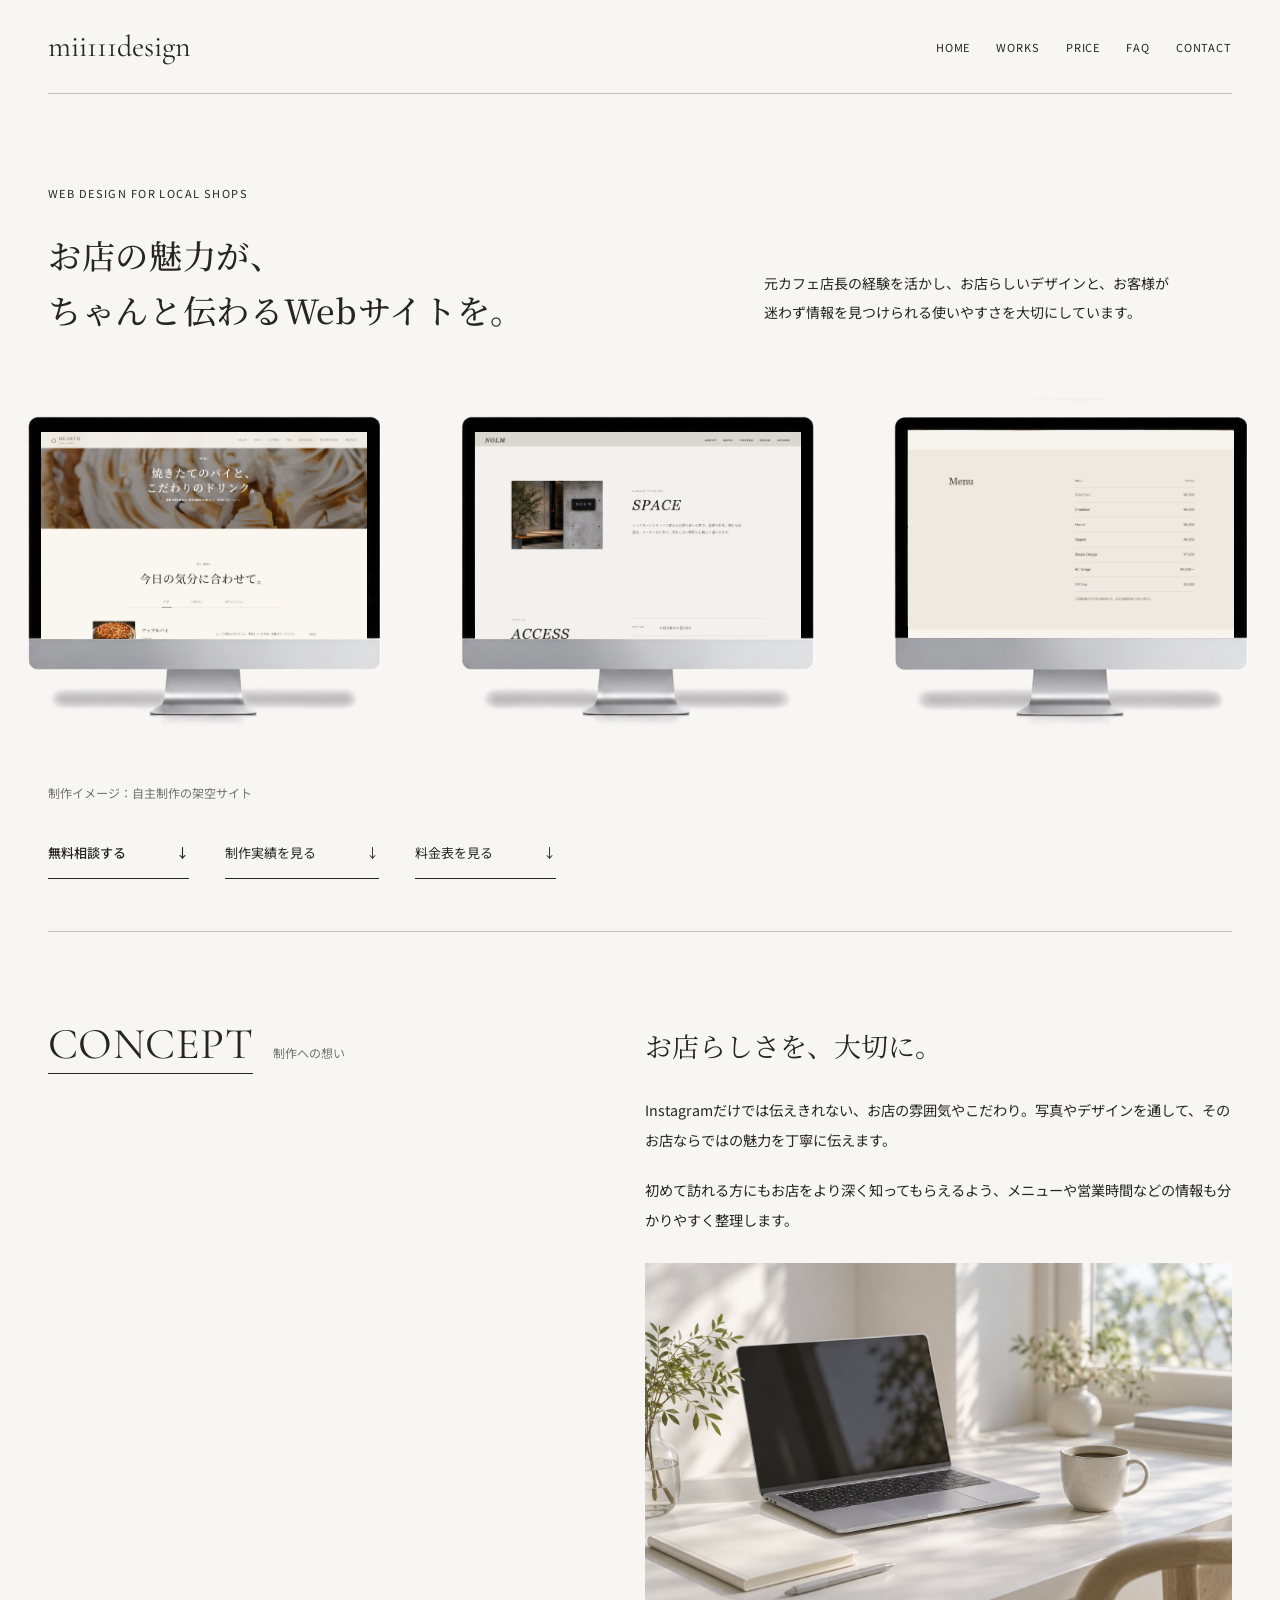
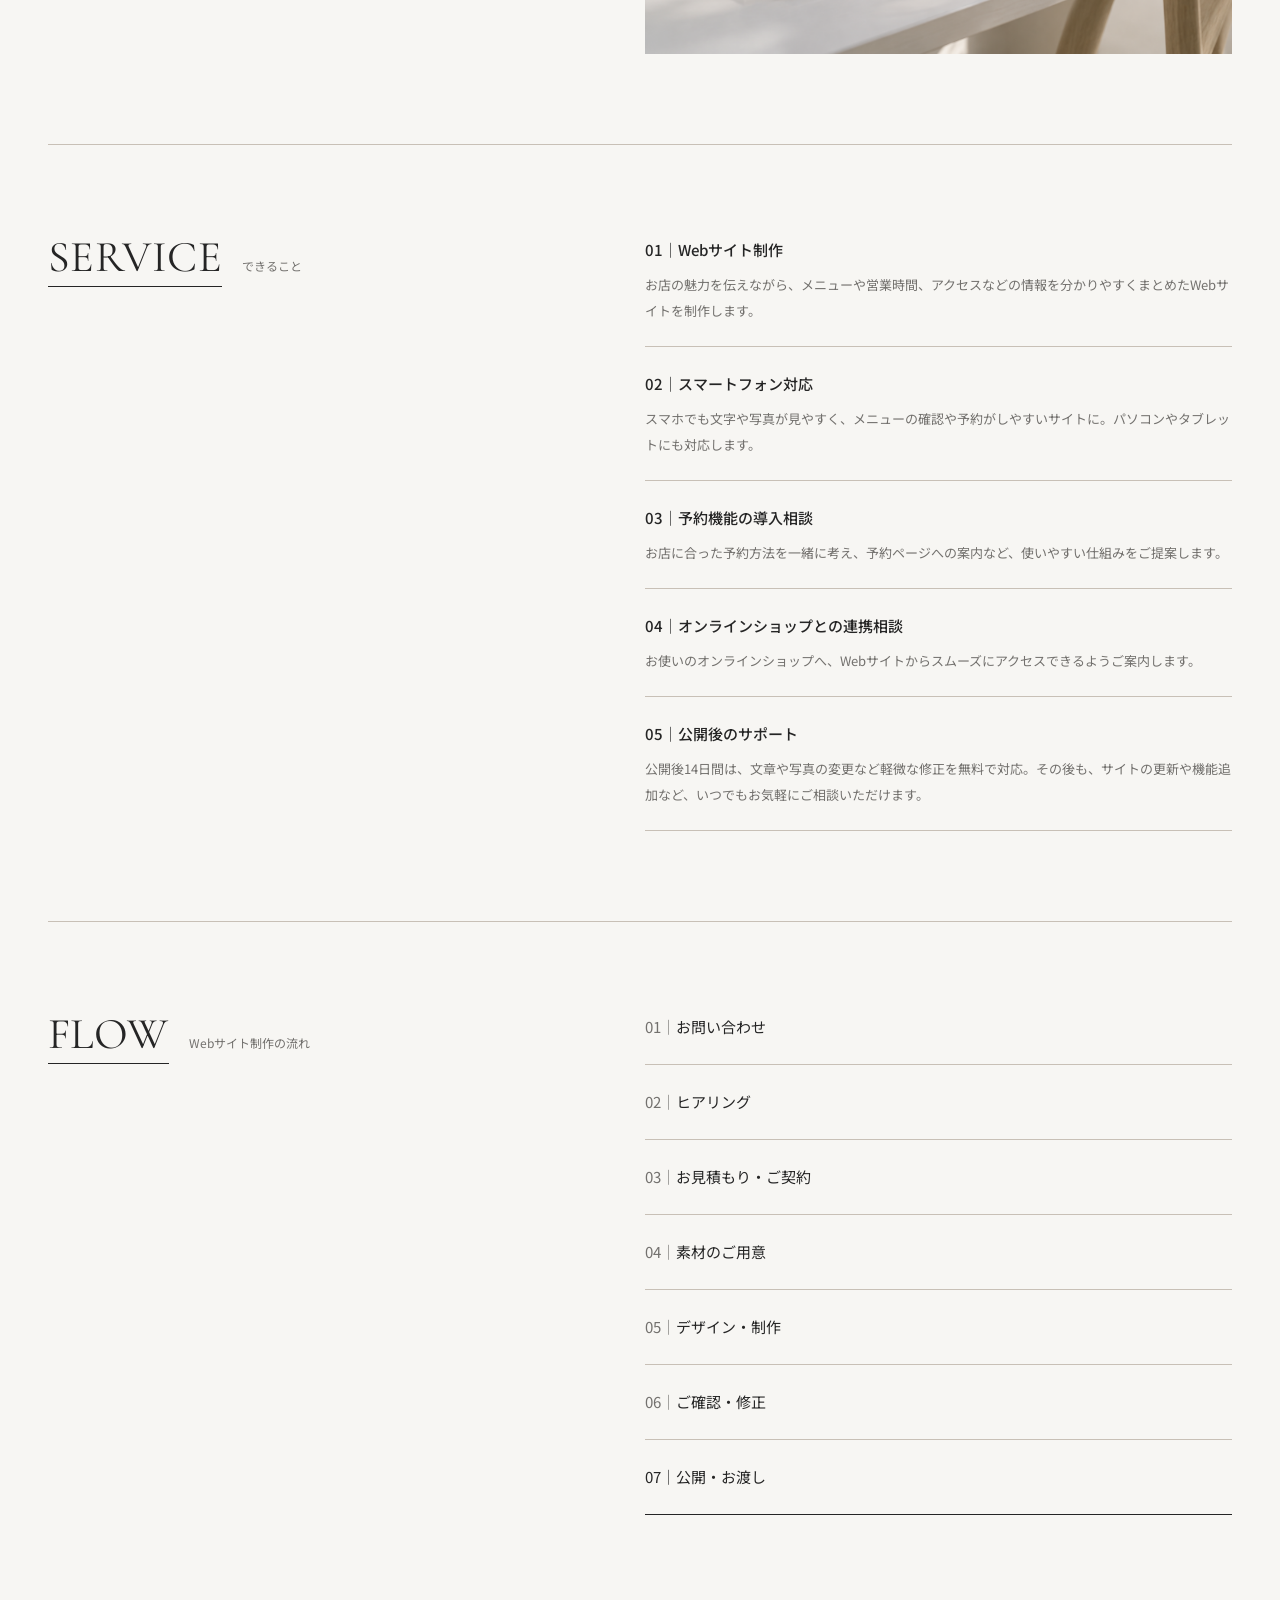
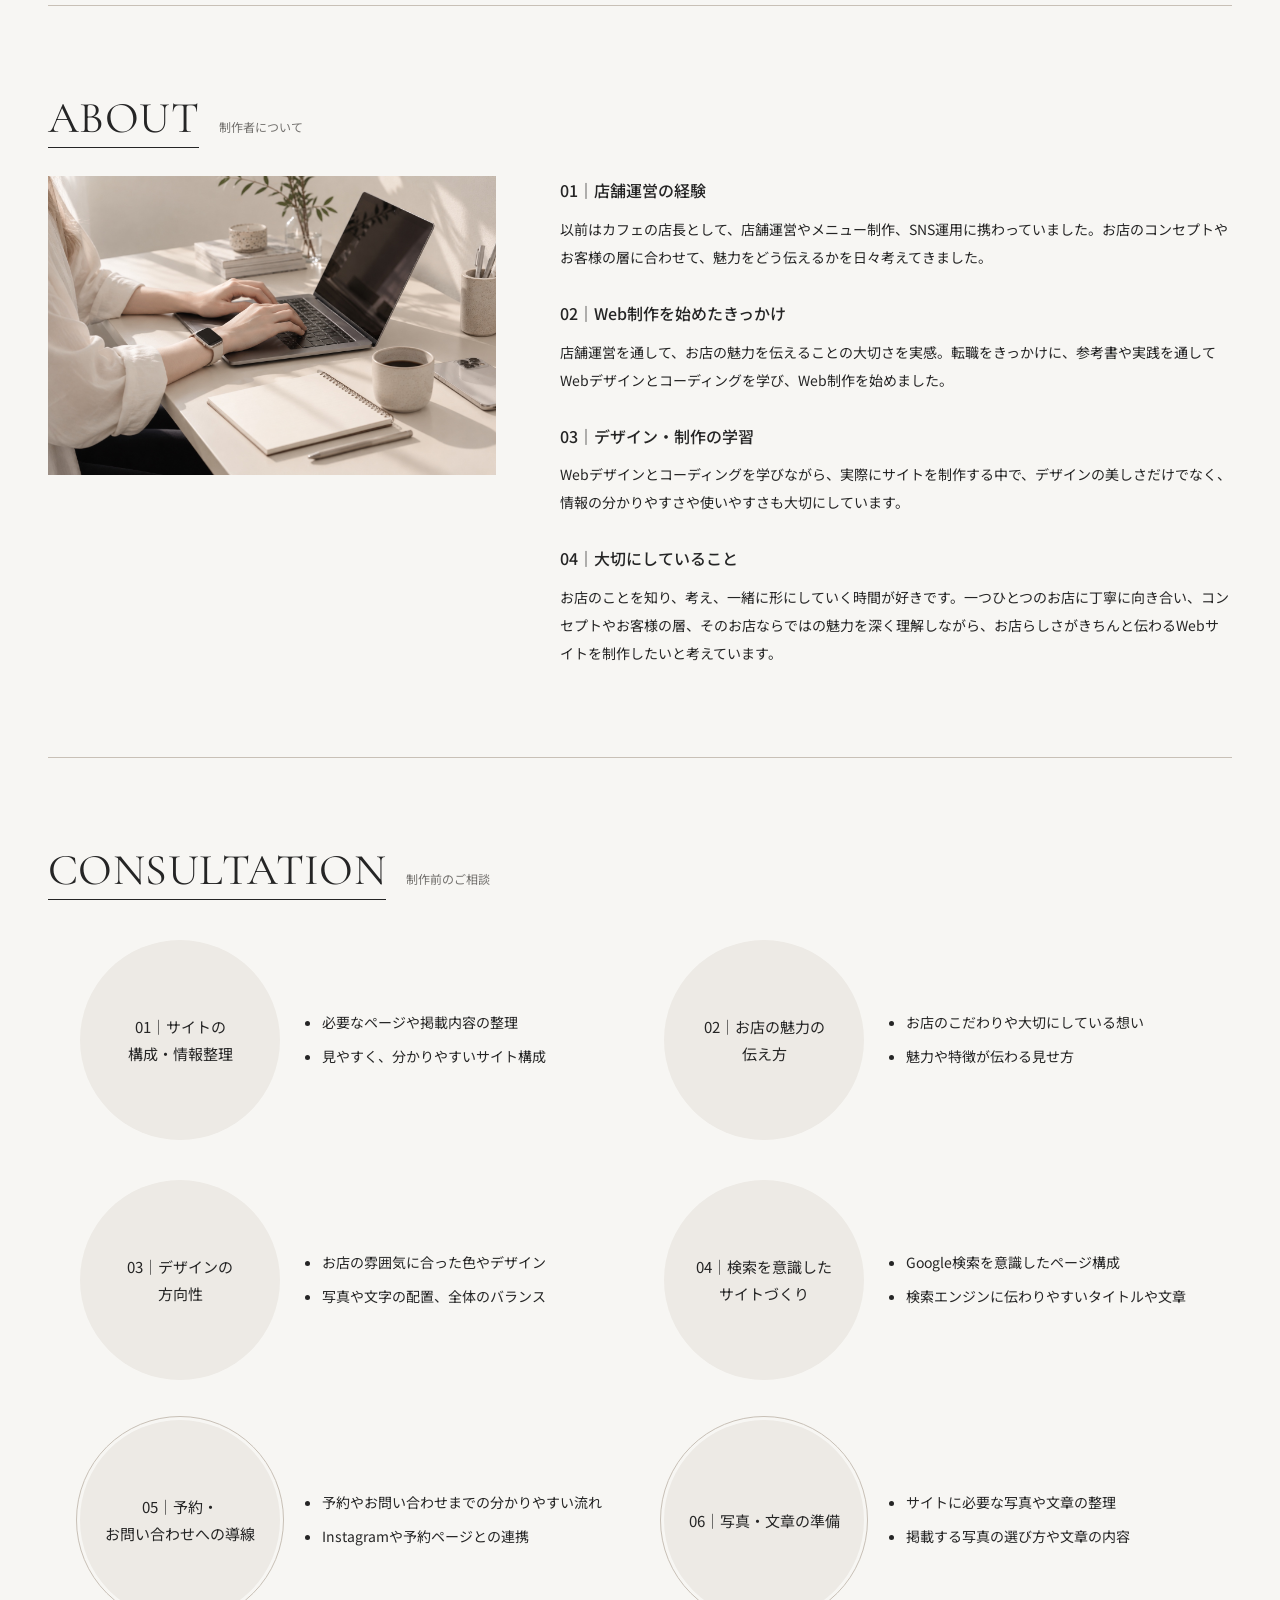
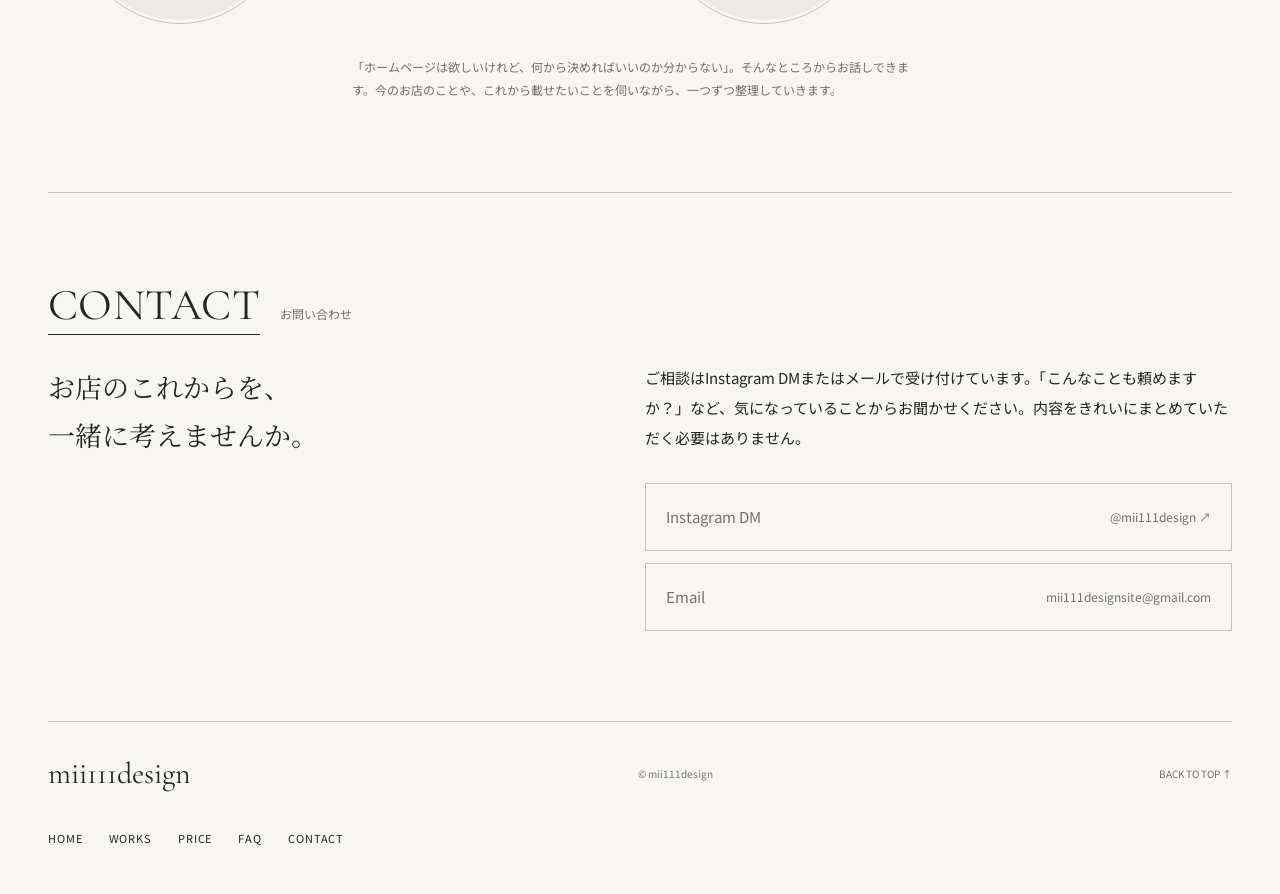
<file: index.html>
<!doctype html><html lang="ja"><head><meta charset="utf-8"><meta name="viewport" content="width=device-width,initial-scale=1"><title>mii111design｜個人店舗のWebサイト制作</title><script>(()=>{try{const key='mii111design-footer-top-v1',raw=sessionStorage.getItem(key);if(!raw)return;sessionStorage.removeItem(key);const intent=JSON.parse(raw),target=new URL(intent.target,location.href),entry=performance.getEntriesByType('navigation')[0],path=url=>url.pathname.replace(/\/index\.html$/,'/');if(location.hash||target.origin!==location.origin||path(target)!==path(new URL(location.href))||target.search!==location.search||Date.now()-intent.time<0||Date.now()-intent.time>30000||entry?.type==='back_forward'||performance.navigation?.type===2)return;const mode=history.scrollRestoration;history.scrollRestoration='manual';scrollTo(0,0);const restore=()=>{history.scrollRestoration=mode;};addEventListener('pageshow',()=>requestAnimationFrame(restore),{once:true});addEventListener('pagehide',restore,{once:true});}catch{}})();</script><meta name="description" content="一つひとつのお店に寄り添い、らしさを大切にしたWebサイトを制作します。mii111designの制作実績、サービス、制作への想いをご紹介。"><meta name="theme-color" content="#F7F6F3"><style>@import url('https://fonts.googleapis.com/css2?family=Cormorant+Garamond:wght@400;500&family=Noto+Sans+JP:wght@400;500&family=Noto+Serif+JP:wght@400;500&display=swap');
:root{--bg:#F7F6F3;--surface:#EDEAE5;--text:#252525;--muted:#73716E;--line:#C8C0B6;--serif:'Cormorant Garamond',Georgia,serif;--jp:'Noto Serif JP',serif}*{box-sizing:border-box}html{scroll-behavior:smooth;scroll-padding-top:32px}body{margin:0;background:var(--bg);color:var(--text);font-family:'Noto Sans JP',sans-serif;font-size:15px;line-height:2}a{color:inherit;text-decoration:none}button{font:inherit}a:focus-visible,button:focus-visible{outline:2px solid var(--text);outline-offset:6px}.wrap{width:calc(100% - 96px);max-width:1280px;margin-inline:auto}.header{min-height:94px;display:flex;align-items:center;justify-content:space-between;gap:28px;border-bottom:1px solid var(--line)}.brand{font-family:var(--serif);font-size:30px;line-height:1.2}.header nav{display:flex;gap:26px;font-size:11px;letter-spacing:.08em}.header nav a{padding-block:16px}.menu-toggle{display:none}.skip{position:absolute;left:24px;top:-100px;background:var(--bg);padding:12px;z-index:2}.skip:focus{top:8px}.hero{padding:88px 0 52px}.eyebrow{font-size:11px;letter-spacing:.13em;margin:0 0 24px}.hero-layout{display:grid;grid-template-columns:1.4fr 1fr;align-items:end;gap:60px}.hero h1{font:500 clamp(28px,2.6vw,38px)/1.65 var(--jp);letter-spacing:.02em;margin:0}.hero-layout>p{margin:0 0 10px;line-height:2.1}.mobile-break{display:none}.text-link{display:inline-flex;gap:50px;border-bottom:1px solid var(--text);padding:12px 0;font-size:13px}.hero>.text-link{margin-top:30px}.section{padding:90px 0;border-top:1px solid var(--line);scroll-margin-top:24px}.section-heading{display:flex;align-items:baseline;gap:20px;margin-bottom:36px}.section-heading h2{font:400 44px/1 var(--serif);margin:0;letter-spacing:.01em}.section-heading>p{color:var(--muted);font-size:12px;margin:0}.works-grid{display:grid;grid-template-columns:repeat(2,minmax(0,1fr));column-gap:24px;row-gap:54px}.work-image{aspect-ratio:4/3;overflow:hidden;background:var(--surface)}img{max-width:100%;display:block}.work-image img{width:100%;height:100%;object-fit:contain;transition:transform .6s ease}.work a:hover img{transform:scale(1.025)}.work-caption{display:flex;justify-content:space-between;align-items:baseline;gap:16px;margin-top:16px}.work h3{font-size:19px;font-weight:500;line-height:1.5;margin:0}.work p{font-size:12px;color:var(--muted);margin:3px 0 0}.missing{height:100%;min-height:220px;display:flex;flex-direction:column;align-items:center;justify-content:center;text-align:center;padding:24px;color:var(--muted)}.missing span{font-size:12px;letter-spacing:.12em}.missing p{font-size:13px}.note{font-size:12px;line-height:1.9;color:var(--muted);margin-top:26px}.split{display:grid;grid-template-columns:1fr 1.1fr;gap:64px}.split>.section-heading{align-self:start;flex-wrap:wrap}.copy h3,.contact h3{font:400 27px/1.8 var(--jp);margin:0 0 24px}.copy p{margin:0 0 20px;max-width:40em}.list{margin:0}.list>div{padding:22px 0;border-bottom:1px solid var(--line)}.list>div:first-child{padding-top:0}.list dt{font-weight:500}.list dd{margin:7px 0 0;color:var(--muted);font-size:13px}.contact-layout{display:grid;grid-template-columns:1fr 1.1fr;gap:64px}.contact-layout p{margin-top:0}.contact-actions{display:grid;gap:12px;margin-top:30px}.contact-actions button,.contact-actions a{display:flex;justify-content:space-between;gap:20px;align-items:center;padding:18px 20px;border:1px solid var(--line);background:transparent;color:var(--muted);text-align:left}.contact-actions span{font-size:12px}footer{display:flex;justify-content:space-between;align-items:center;gap:24px;padding:34px 0;border-top:1px solid var(--line)}footer small,footer>a:last-child{font-size:10px;color:var(--muted)}.detail{padding-top:40px}.detail>.eyebrow{margin-top:70px}.detail h1{font:400 clamp(30px,4.5vw,64px)/1.35 var(--serif);overflow-wrap:anywhere;margin:0}.category{color:var(--muted);font-size:13px;margin-bottom:36px}.detail-image{background:var(--surface);aspect-ratio:4/3;max-width:1000px;margin:0 auto 70px}.detail-image img{width:100%;height:100%;object-fit:contain}.detail-nav{display:flex;justify-content:space-between;gap:16px;padding:0 0 64px;font-size:13px}.motion .reveal{opacity:0;transform:translateY(12px);transition:opacity .65s ease,transform .65s ease}.motion .reveal.visible{opacity:1;transform:none}
@media(max-width:1000px){.wrap{width:calc(100% - 56px)}.header nav{gap:16px}.hero-layout{gap:32px}.split,.contact-layout{gap:36px}.section-heading{gap:12px}}
@media(max-width:700px){.wrap{width:calc(100% - 40px)}.header{min-height:76px;flex-wrap:wrap;gap:0}.brand{font-size:26px}.menu-toggle{display:block;background:none;border:0;padding:14px 0 14px 20px;font-size:11px;letter-spacing:.1em}.header nav{width:100%;display:grid;grid-template-columns:repeat(3,1fr);gap:0;padding:8px 0 16px}.header nav[hidden]{display:none}.header nav a{padding:12px 0;min-height:44px}.hero{padding:58px 0 40px}.hero-layout{grid-template-columns:1fr;gap:24px}.hero h1{font-size:clamp(24px,6.2vw,36px);line-height:1.8}.mobile-break{display:block}.hero-layout>p{font-size:13px}.section{padding:56px 0}.section-heading h2{font-size:38px}.works-grid{grid-template-columns:1fr;gap:36px}.work h3{font-size:18px}.split,.contact-layout{grid-template-columns:1fr;gap:8px}.copy h3,.contact h3{font-size:23px}.section-heading{margin-bottom:28px}.detail-image{margin-bottom:40px}.detail>.eyebrow{margin-top:42px}footer{flex-wrap:wrap;padding:28px 0}footer .brand{width:100%}.detail-nav{font-size:11px;gap:8px}}
@media(prefers-reduced-motion:reduce){html{scroll-behavior:auto}.motion .reveal{opacity:1;transform:none;transition:none}.work-image img{transition:none}.work a:hover img{transform:none}}
#price ul{padding-left:1.5em}#price>div:last-child{min-width:0}#price h3{font-size:15px;font-weight:500}#price .note h3{font-size:12px}.flow-list{padding:0;list-style:none}.flow-list>li{padding:22px 0;border-bottom:1px solid var(--line)}.flow-list>li:first-child{padding-top:0}</style><link rel="stylesheet" href="assets/additions.css?v=20261023a"><script>(()=>{try{const reduce=matchMedia('(prefers-reduced-motion:reduce)').matches;const seen=sessionStorage.getItem('mii111design-intro-v1');sessionStorage.setItem('mii111design-intro-v1','1');if(!reduce&&!seen&&performance.getEntriesByType('navigation')[0]?.type!=='reload'){document.documentElement.classList.add('loading-intro');window.miiIntroSafety=setTimeout(()=>document.documentElement.classList.remove('loading-intro','intro-playing'),4000);}}catch(e){}})();</script><script defer src="assets/additions.js?v=20261023a"></script></head><body><div class="site-loader" aria-hidden="true"><img src="assets/logo-loading.png" width="650" height="440" alt="" fetchpriority="high"></div><a class="skip" href="#main">本文へ移動</a><header class="header wrap"><a class="brand" href="index.html">mii111design</a><button class="menu-toggle" type="button" aria-controls="nav" aria-expanded="false" aria-label="メニューを開く"><span class="menu-icon" aria-hidden="true"><span></span><span></span><span></span></span></button><nav id="nav" aria-label="メインナビゲーション"><a href="index.html">HOME</a><a href="works.html">WORKS</a><a href="price.html">PRICE</a><a href="faq.html">FAQ</a><a href="index.html#contact">CONTACT</a></nav></header><main id="main" class="wrap"><section class="hero" id="home"><p class="eyebrow">WEB DESIGN FOR LOCAL SHOPS</p><div class="hero-layout"><h1>お店の魅力が、<br>ちゃんと伝わる<br class="mobile-break"><span class="wrap-phrase">Webサイトを。</span></h1><p><span class="wrap-phrase">元カフェ店長</span>の経験を活かし、お店らしい<span class="wrap-phrase">デザイン</span>と、<span class="wrap-phrase">お客様</span>が迷わず情報を見つけられる<span class="wrap-phrase">使いやすさ</span>を大切にしています。</p></div><div class="pc-marquee" role="region" aria-label="制作イメージ（自主制作）"><div class="pc-track"><div class="pc-group"><div class="pc-window pc-1"><img src="assets/pc-background-transparent.png" width="1254" height="1254" alt="HEARTH PIE & COFFEEの制作イメージ" decoding="async"><div class="pc-screen" data-site="hearth" aria-hidden="true"><img src="assets/screens/hearth-0.jpg" width="1440" height="900" alt="" decoding="async" class="screen-active"><img src="assets/screens/hearth-1.jpg" width="1440" height="900" alt="" decoding="async"><img src="assets/screens/hearth-2.jpg" width="1440" height="900" alt="" decoding="async"></div></div><div class="pc-window pc-2"><img src="assets/pc-background-transparent.png" width="1254" height="1254" alt="NOLMの制作イメージ" decoding="async"><div class="pc-screen" data-site="nolm" aria-hidden="true"><img src="assets/screens/nolm-0.jpg" width="1440" height="900" alt="" decoding="async" class="screen-active"><img src="assets/screens/nolm-1.jpg" width="1440" height="900" alt="" decoding="async"><img src="assets/screens/nolm-2.jpg" width="1440" height="900" alt="" decoding="async"></div></div><div class="pc-window pc-3"><img src="assets/pc-background-transparent.png" width="1254" height="1254" alt="Miel ネイルサロンの制作イメージ" decoding="async"><div class="pc-screen" data-site="miel" aria-hidden="true"><img src="assets/screens/miel-0.jpg" width="1440" height="900" alt="" decoding="async" class="screen-active"><img src="assets/screens/miel-1.jpg" width="1440" height="900" alt="" decoding="async"><img src="assets/screens/miel-2.jpg" width="1440" height="900" alt="" decoding="async"></div></div><div class="pc-window pc-4"><img src="assets/pc-background-transparent.png" width="1254" height="1254" alt="Lunaの制作イメージ" decoding="async"><div class="pc-screen" data-site="luna" aria-hidden="true"><img src="assets/screens/luna-0.jpg" width="1440" height="900" alt="" decoding="async" class="screen-active"><img src="assets/screens/luna-1.jpg" width="1440" height="900" alt="" decoding="async"><img src="assets/screens/luna-2.jpg" width="1440" height="900" alt="" decoding="async"></div></div></div><div class="pc-group" aria-hidden="true"><div class="pc-window pc-1"><img src="assets/pc-background-transparent.png" width="1254" height="1254" alt="" decoding="async"><div class="pc-screen" data-site="hearth" aria-hidden="true"><img src="assets/screens/hearth-0.jpg" width="1440" height="900" alt="" decoding="async" class="screen-active"><img src="assets/screens/hearth-1.jpg" width="1440" height="900" alt="" decoding="async"><img src="assets/screens/hearth-2.jpg" width="1440" height="900" alt="" decoding="async"></div></div><div class="pc-window pc-2"><img src="assets/pc-background-transparent.png" width="1254" height="1254" alt="" decoding="async"><div class="pc-screen" data-site="nolm" aria-hidden="true"><img src="assets/screens/nolm-0.jpg" width="1440" height="900" alt="" decoding="async" class="screen-active"><img src="assets/screens/nolm-1.jpg" width="1440" height="900" alt="" decoding="async"><img src="assets/screens/nolm-2.jpg" width="1440" height="900" alt="" decoding="async"></div></div><div class="pc-window pc-3"><img src="assets/pc-background-transparent.png" width="1254" height="1254" alt="" decoding="async"><div class="pc-screen" data-site="miel" aria-hidden="true"><img src="assets/screens/miel-0.jpg" width="1440" height="900" alt="" decoding="async" class="screen-active"><img src="assets/screens/miel-1.jpg" width="1440" height="900" alt="" decoding="async"><img src="assets/screens/miel-2.jpg" width="1440" height="900" alt="" decoding="async"></div></div><div class="pc-window pc-4"><img src="assets/pc-background-transparent.png" width="1254" height="1254" alt="" decoding="async"><div class="pc-screen" data-site="luna" aria-hidden="true"><img src="assets/screens/luna-0.jpg" width="1440" height="900" alt="" decoding="async" class="screen-active"><img src="assets/screens/luna-1.jpg" width="1440" height="900" alt="" decoding="async"><img src="assets/screens/luna-2.jpg" width="1440" height="900" alt="" decoding="async"></div></div></div></div></div><p class="note">制作イメージ：自主制作の架空サイト</p><div class="hero-actions"><a class="text-link" href="works.html">制作実績を見る <span aria-hidden="true">↓</span></a><a class="text-link price-link" href="price.html">料金表を見る <span aria-hidden="true">↓</span></a><a class="text-link consultation-link" href="#contact">無料相談する <span aria-hidden="true">↓</span></a></div></section><section class="section split" id="concept"><div class="section-heading reveal"><h2>CONCEPT</h2><p>制作への想い</p></div><div class="copy reveal"><h3>お店らしさを、大切に。</h3><p class="wrap-copy"><span class="mobile-phrase">Instagram</span>だけでは伝えきれない、お店の<span class="mobile-phrase">雰囲気</span>や<span class="mobile-phrase">こだわり</span>。写真や<span class="mobile-phrase">デザイン</span>を<span class="mobile-phrase">通して</span>、そのお店<span class="mobile-phrase">ならでは</span>の<span class="wrap-phrase">魅力</span>を丁寧に<span class="wrap-phrase">伝えます</span>。</p><p>初めて訪れる方にもお店をより深く<span class="mobile-phrase">知って</span><span class="mobile-phrase">もらえる</span><span class="mobile-phrase">よう</span>、<span class="wrap-phrase">メニュー</span>や<span class="mobile-phrase">営業時間</span>などの<span class="mobile-phrase">情報</span>も<span class="mobile-phrase">分かりやすく</span><span class="mobile-phrase">整理します</span>。</p><img class="concept-photo" src="assets/concept-workspace.png" width="1536" height="1024" alt="自然光が差すデスクにノートパソコン、無地のノートとコーヒーを並べた制作イメージ" loading="lazy"></div></section><section class="section split" id="service"><div class="section-heading reveal"><h2>SERVICE</h2><p>できること</p></div><dl class="list"><div><dt>01｜Webサイト制作</dt><dd>お店の魅力を伝えながら、メニューや営業時間、アクセスなどの情報を分かりやすくまとめたWebサイトを制作します。</dd></div><div><dt>02｜スマートフォン対応</dt><dd>スマホでも文字や写真が見やすく、メニューの確認や予約がしやすいサイトに。パソコンやタブレットにも対応します。</dd></div><div><dt>03｜予約機能の導入相談</dt><dd>お店に合った予約方法を一緒に考え、予約ページへの案内など、使いやすい仕組みをご提案します。</dd></div><div><dt>04｜オンラインショップとの連携相談</dt><dd>お使いのオンラインショップへ、Webサイトからスムーズにアクセスできるようご案内します。</dd></div><div><dt>05｜公開後のサポート</dt><dd>公開後14日間は、文章や写真の変更など軽微な修正を無料で対応。その後も、サイトの更新や機能追加など、いつでもお気軽にご相談いただけます。</dd></div></dl></section><section class="section split" id="flow"><div class="section-heading reveal"><h2>FLOW</h2><p>Webサイト制作の流れ</p></div><ol class="list flow-list"><li><span>01｜</span>お問い合わせ</li><li><span>02｜</span>ヒアリング</li><li><span>03｜</span>お見積もり・ご契約</li><li><span>04｜</span>素材のご用意</li><li><span>05｜</span>デザイン・制作</li><li><span>06｜</span>ご確認・修正</li><li><span>07｜</span>公開・お渡し</li></ol></section><section class="section" id="about"><div class="section-heading reveal"><h2>ABOUT</h2><p>制作者について</p></div><div class="about-layout"><img class="about-photo reveal" src="assets/about-original.jpeg" width="1536" height="1024" alt="ノートパソコンで制作に取り組む手元" loading="lazy"><div class="profile-list"><section class="reveal"><h3>01｜店舗運営の経験</h3><p class="wrap-copy">以前はカフェの店長として、<span class="mobile-phrase">店舗運営</span>や<span class="mobile-phrase">メニュー制作</span>、<span class="mobile-phrase">SNS運用</span>に携わっていました。お店の<span class="mobile-phrase">コンセプト</span>や<span class="mobile-phrase">お客様</span>の層に合わせて、魅力をどう伝えるかを日々<span class="mobile-phrase">考えて</span><span class="mobile-phrase">きました</span>。</p></section><section class="reveal"><h3>02｜Web制作を始めたきっかけ</h3><p><span class="mobile-phrase">店舗運営</span>を通して、お店の魅力を伝えることの大切さを実感。転職をきっかけに、参考書や実践を通して<span class="mobile-phrase">Webデザイン</span>と<span class="mobile-phrase">コーディング</span>を学び、<span class="mobile-phrase">Web制作</span>を<span class="wrap-phrase">始めました</span>。</p></section><section class="reveal"><h3>03｜デザイン・制作の学習</h3><p><span class="mobile-phrase">Webデザイン</span>と<span class="mobile-phrase">コーディング</span>を学びながら、実際に<span class="mobile-phrase">サイトを制作</span>する中で、<span class="mobile-phrase">デザイン</span>の美しさだけでなく、情報の<span class="mobile-phrase">分かりやすさ</span>や<span class="mobile-phrase">使いやすさ</span>も大切にしています。</p></section><section class="reveal"><h3>04｜大切にしていること</h3><p class="wrap-copy">お店のことを知り、考え、一緒に形にしていく時間が<span class="mobile-phrase">好きです</span>。一つひとつのお店に丁寧に向き合い、<span class="mobile-phrase">コンセプト</span>や<span class="mobile-phrase">お客様</span>の層、そのお店ならではの魅力を深く理解しながら、お店らしさがきちんと伝わる<span class="mobile-phrase">Webサイト</span>を制作したいと<span class="mobile-phrase">考えています</span>。</p></section></div></div></section><section class="section" id="consultation"><div class="section-heading reveal"><h2>CONSULTATION</h2><p>制作前のご相談</p></div><ul class="consultation-circles"><li><div class="consultation-circle"><span>01｜サイトの<br>構成・情報整理</span></div><ul class="consultation-description"><li>必要なページや<span class="mobile-phrase">掲載内容の整理</span></li><li>見やすく、<span class="mobile-phrase">分かりやすいサイト構成</span></li></ul></li><li><div class="consultation-circle"><span>02｜お店の魅力の<br>伝え方</span></div><ul class="consultation-description"><li>お店のこだわりや<span class="mobile-phrase">大切にしている想い</span></li><li>魅力や特徴が<span class="mobile-phrase">伝わる見せ方</span></li></ul></li><li><div class="consultation-circle"><span>03｜デザインの<br>方向性</span></div><ul class="consultation-description"><li>お店の雰囲気に合った<span class="mobile-phrase">色やデザイン</span></li><li>写真や文字の配置、<span class="mobile-phrase">全体のバランス</span></li></ul></li><li><div class="consultation-circle"><span>04｜検索を意識した<br>サイトづくり</span></div><ul class="consultation-description"><li><span class="mobile-phrase">Google検索</span>を意識した<span class="mobile-phrase">ページ構成</span></li><li><span class="mobile-phrase">検索エンジン</span>に伝わりやすい<span class="mobile-phrase">タイトルや文章</span></li></ul></li><li><div class="consultation-circle"><span>05｜予約・<br>お問い合わせへの導線</span></div><ul class="consultation-description"><li><span class="mobile-phrase">予約やお問い合わせ</span>までの<span class="mobile-phrase">分かりやすい流れ</span></li><li><span class="mobile-phrase">Instagram</span>や<span class="mobile-phrase">予約ページ</span>との連携</li></ul></li><li><div class="consultation-circle"><span>06｜<wbr><span class="wrap-phrase">写真・文章の準備</span></span></div><ul class="consultation-description"><li><span class="mobile-phrase">サイト</span>に必要な<span class="mobile-phrase">写真や文章</span>の整理</li><li>掲載する<span class="mobile-phrase">写真の選び方</span>や<span class="mobile-phrase">文章の内容</span></li></ul></li></ul><p class="note consultation-note wrap-copy">「ホームページは欲しいけれど、何から決めればいいのか分からない」。そんなところからお話しできます。今のお店のことや、これから載せたいことを伺いながら、一つずつ整理していきます。</p></section><section class="section contact" id="contact"><div class="section-heading reveal"><h2>CONTACT</h2><p>お問い合わせ</p></div><div class="contact-layout reveal"><h3>お店のこれからを、<br>一緒に考えませんか。</h3><div><p>ご相談はInstagram DMまたはメールで受け付けています。「こんなことも頼めますか？」など、気になっていることからお聞かせください。内容をきれいにまとめていただく必要はありません。</p><div class="contact-actions"><a href="https://www.instagram.com/mii111design/" target="_blank" rel="noopener noreferrer">Instagram DM <span>@mii111design ↗</span></a><a class="email-link" href="mailto:mii111designsite@gmail.com">Email <span>mii111designsite@gmail.com</span></a></div></div></div></section></main><footer class="wrap"><a class="brand" href="index.html">mii111design</a><small>© mii111design</small><nav class="footer-nav" aria-label="フッターナビゲーション"><a href="index.html">HOME</a><a href="works.html">WORKS</a><a href="price.html">PRICE</a><a href="faq.html">FAQ</a><a href="index.html#contact">CONTACT</a></nav><a href="#main">BACK TO TOP ↑</a></footer><script>if('IntersectionObserver' in window&&!window.matchMedia('(prefers-reduced-motion:reduce)').matches){const observer=new IntersectionObserver(entries=>{entries.forEach(entry=>{if(entry.isIntersecting){entry.target.classList.add('visible');observer.unobserve(entry.target);}});},{threshold:.08});document.querySelectorAll('.reveal').forEach(el=>observer.observe(el));document.documentElement.classList.add('motion');}
</script></body></html>
</file>
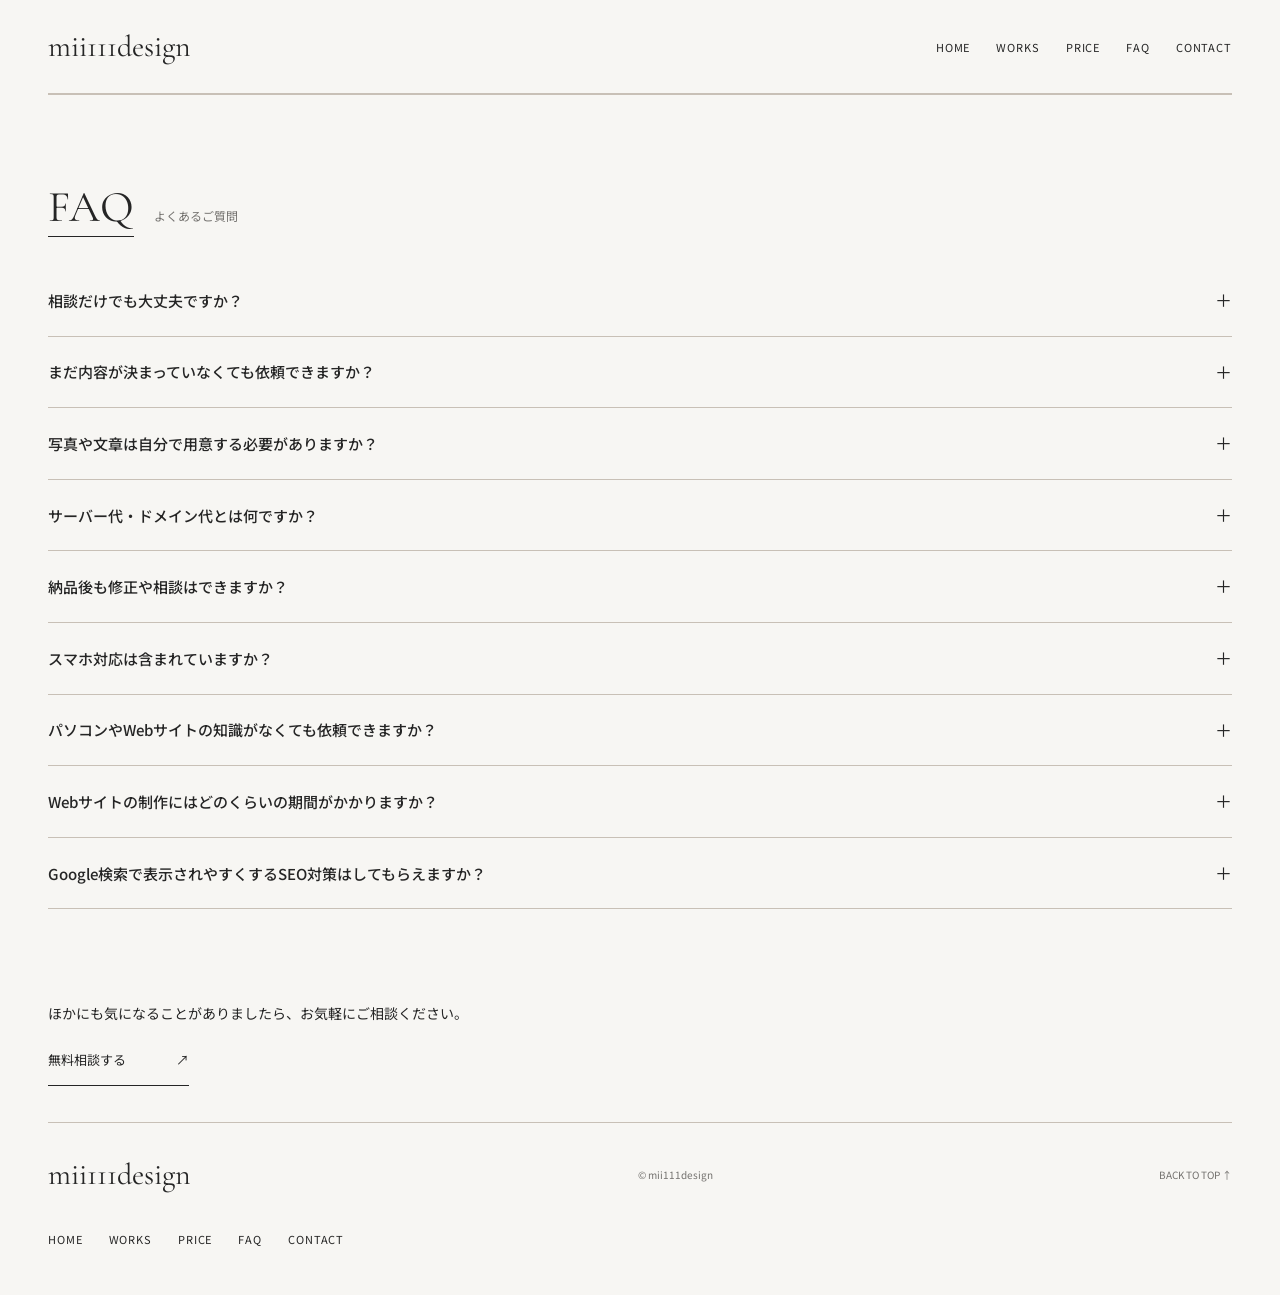
<file: faq.html>
<!doctype html><html lang="ja"><head><meta charset="utf-8"><meta name="viewport" content="width=device-width,initial-scale=1"><title>FAQ｜よくあるご質問｜mii111design</title><script>(()=>{try{const key='mii111design-footer-top-v1',raw=sessionStorage.getItem(key);if(!raw)return;sessionStorage.removeItem(key);const intent=JSON.parse(raw),target=new URL(intent.target,location.href),entry=performance.getEntriesByType('navigation')[0],path=url=>url.pathname.replace(/\/index\.html$/,'/');if(location.hash||target.origin!==location.origin||path(target)!==path(new URL(location.href))||target.search!==location.search||Date.now()-intent.time<0||Date.now()-intent.time>30000||entry?.type==='back_forward'||performance.navigation?.type===2)return;const mode=history.scrollRestoration;history.scrollRestoration='manual';scrollTo(0,0);const restore=()=>{history.scrollRestoration=mode;};addEventListener('pageshow',()=>requestAnimationFrame(restore),{once:true});addEventListener('pagehide',restore,{once:true});}catch{}})();</script><meta name="description" content="mii111designのWebサイト制作について、よくあるご質問をご紹介します。"><meta name="theme-color" content="#F7F6F3"><style>@import url('https://fonts.googleapis.com/css2?family=Cormorant+Garamond:wght@400;500&family=Noto+Sans+JP:wght@400;500&family=Noto+Serif+JP:wght@400;500&display=swap');
:root{--bg:#F7F6F3;--surface:#EDEAE5;--text:#252525;--muted:#73716E;--line:#C8C0B6;--serif:'Cormorant Garamond',Georgia,serif;--jp:'Noto Serif JP',serif}*{box-sizing:border-box}html{scroll-behavior:smooth;scroll-padding-top:32px}body{margin:0;background:var(--bg);color:var(--text);font-family:'Noto Sans JP',sans-serif;font-size:15px;line-height:2}a{color:inherit;text-decoration:none}button{font:inherit}a:focus-visible,button:focus-visible{outline:2px solid var(--text);outline-offset:6px}.wrap{width:calc(100% - 96px);max-width:1280px;margin-inline:auto}.header{min-height:94px;display:flex;align-items:center;justify-content:space-between;gap:28px;border-bottom:1px solid var(--line)}.brand{font-family:var(--serif);font-size:30px;line-height:1.2}.header nav{display:flex;gap:26px;font-size:11px;letter-spacing:.08em}.header nav a{padding-block:16px}.menu-toggle{display:none}.skip{position:absolute;left:24px;top:-100px;background:var(--bg);padding:12px;z-index:2}.skip:focus{top:8px}.hero{padding:88px 0 52px}.eyebrow{font-size:11px;letter-spacing:.13em;margin:0 0 24px}.hero-layout{display:grid;grid-template-columns:1.4fr 1fr;align-items:end;gap:60px}.hero h1{font:500 clamp(28px,2.6vw,38px)/1.65 var(--jp);letter-spacing:.02em;margin:0}.hero-layout>p{margin:0 0 10px;line-height:2.1}.mobile-break{display:none}.text-link{display:inline-flex;gap:50px;border-bottom:1px solid var(--text);padding:12px 0;font-size:13px}.hero>.text-link{margin-top:30px}.section{padding:90px 0;border-top:1px solid var(--line);scroll-margin-top:24px}.section-heading{display:flex;align-items:baseline;gap:20px;margin-bottom:36px}.section-heading :is(h1,h2){font:400 44px/1 var(--serif);margin:0;letter-spacing:.01em}.section-heading>p{color:var(--muted);font-size:12px;margin:0}.works-grid{display:grid;grid-template-columns:repeat(2,minmax(0,1fr));column-gap:24px;row-gap:54px}.work-image{aspect-ratio:4/3;overflow:hidden;background:var(--surface)}img{max-width:100%;display:block}.work-image img{width:100%;height:100%;object-fit:contain;transition:transform .6s ease}.work a:hover img{transform:scale(1.025)}.work-caption{display:flex;justify-content:space-between;align-items:baseline;gap:16px;margin-top:16px}.work h3{font-size:19px;font-weight:500;line-height:1.5;margin:0}.work p{font-size:12px;color:var(--muted);margin:3px 0 0}.missing{height:100%;min-height:220px;display:flex;flex-direction:column;align-items:center;justify-content:center;text-align:center;padding:24px;color:var(--muted)}.missing span{font-size:12px;letter-spacing:.12em}.missing p{font-size:13px}.note{font-size:12px;line-height:1.9;color:var(--muted);margin-top:26px}.split{display:grid;grid-template-columns:1fr 1.1fr;gap:64px}.split>.section-heading{align-self:start;flex-wrap:wrap}.copy h3,.contact h3{font:400 27px/1.8 var(--jp);margin:0 0 24px}.copy p{margin:0 0 20px;max-width:40em}.list{margin:0}.list>div{padding:22px 0;border-bottom:1px solid var(--line)}.list>div:first-child{padding-top:0}.list dt{font-weight:500}.list dd{margin:7px 0 0;color:var(--muted);font-size:13px}.contact-layout{display:grid;grid-template-columns:1fr 1.1fr;gap:64px}.contact-layout p{margin-top:0}.contact-actions{display:grid;gap:12px;margin-top:30px}.contact-actions button,.contact-actions a{display:flex;justify-content:space-between;gap:20px;align-items:center;padding:18px 20px;border:1px solid var(--line);background:transparent;color:var(--muted);text-align:left}.contact-actions span{font-size:12px}footer{display:flex;justify-content:space-between;align-items:center;gap:24px;padding:34px 0;border-top:1px solid var(--line)}footer small,footer>a:last-child{font-size:10px;color:var(--muted)}.detail{padding-top:40px}.detail>.eyebrow{margin-top:70px}.detail h1{font:400 clamp(30px,4.5vw,64px)/1.35 var(--serif);overflow-wrap:anywhere;margin:0}.category{color:var(--muted);font-size:13px;margin-bottom:36px}.detail-image{background:var(--surface);aspect-ratio:4/3;max-width:1000px;margin:0 auto 70px}.detail-image img{width:100%;height:100%;object-fit:contain}.detail-nav{display:flex;justify-content:space-between;gap:16px;padding:0 0 64px;font-size:13px}.motion .reveal{opacity:0;transform:translateY(12px);transition:opacity .65s ease,transform .65s ease}.motion .reveal.visible{opacity:1;transform:none}
@media(max-width:1000px){.wrap{width:calc(100% - 56px)}.header nav{gap:16px}.hero-layout{gap:32px}.split,.contact-layout{gap:36px}.section-heading{gap:12px}}
@media(max-width:700px){.wrap{width:calc(100% - 40px)}.header{min-height:76px;flex-wrap:wrap;gap:0}.brand{font-size:26px}.menu-toggle{display:block;background:none;border:0;padding:14px 0 14px 20px;font-size:11px;letter-spacing:.1em}.header nav{width:100%;display:grid;grid-template-columns:repeat(3,1fr);gap:0;padding:8px 0 16px}.header nav[hidden]{display:none}.header nav a{padding:12px 0;min-height:44px}.hero{padding:58px 0 40px}.hero-layout{grid-template-columns:1fr;gap:24px}.hero h1{font-size:clamp(24px,6.2vw,36px);line-height:1.8}.mobile-break{display:block}.hero-layout>p{font-size:13px}.section{padding:56px 0}.section-heading :is(h1,h2){font-size:38px}.works-grid{grid-template-columns:1fr;gap:36px}.work h3{font-size:18px}.split,.contact-layout{grid-template-columns:1fr;gap:8px}.copy h3,.contact h3{font-size:23px}.section-heading{margin-bottom:28px}.detail-image{margin-bottom:40px}.detail>.eyebrow{margin-top:42px}footer{flex-wrap:wrap;padding:28px 0}footer .brand{width:100%}.detail-nav{font-size:11px;gap:8px}}
@media(prefers-reduced-motion:reduce){html{scroll-behavior:auto}.motion .reveal{opacity:1;transform:none;transition:none}.work-image img{transition:none}.work a:hover img{transform:none}}
#price ul{padding-left:1.5em}#price>div:last-child{min-width:0}#price h3{font-size:15px;font-weight:500}#price .note h3{font-size:12px}.flow-list{padding:0;list-style:none}.flow-list>li{padding:22px 0;border-bottom:1px solid var(--line)}.flow-list>li:first-child{padding-top:0}</style><link rel="stylesheet" href="assets/additions.css?v=20261023a"><script>(()=>{try{const reduce=matchMedia('(prefers-reduced-motion:reduce)').matches;const seen=sessionStorage.getItem('mii111design-intro-v1');sessionStorage.setItem('mii111design-intro-v1','1');if(!reduce&&!seen&&performance.getEntriesByType('navigation')[0]?.type!=='reload'){document.documentElement.classList.add('loading-intro');window.miiIntroSafety=setTimeout(()=>document.documentElement.classList.remove('loading-intro','intro-playing'),4000);}}catch(e){}})();</script><script defer src="assets/additions.js?v=20261023a"></script></head><body><div class="site-loader" aria-hidden="true"><img src="assets/logo-loading.png" width="650" height="440" alt="" fetchpriority="high"></div><a class="skip" href="#main">本文へ移動</a><header class="header wrap"><a class="brand" href="index.html">mii111design</a><button class="menu-toggle" type="button" aria-controls="nav" aria-expanded="false" aria-label="メニューを開く"><span class="menu-icon" aria-hidden="true"><span></span><span></span><span></span></span></button><nav id="nav" aria-label="メインナビゲーション"><a href="index.html">HOME</a><a href="works.html">WORKS</a><a href="price.html">PRICE</a><a href="faq.html">FAQ</a><a href="index.html#contact">CONTACT</a></nav></header><main id="main" class="wrap"><section class="section" id="faq"><div class="section-heading reveal"><h1>FAQ</h1><p>よくあるご質問</p></div><div class="faq-list"><section class="faq-item"><h3><button type="button" id="faq-question-1" aria-expanded="false" aria-controls="faq-answer-1">相談だけでも大丈夫ですか？<span aria-hidden="true">＋</span></button></h3><div class="faq-answer" id="faq-answer-1" role="region" aria-labelledby="faq-question-1" inert><div><p>もちろんです。ご相談・お見積もりは無料なので、依頼するか迷っている段階でもお声がけください。</p></div></div></section><section class="faq-item"><h3><button type="button" id="faq-question-2" aria-expanded="false" aria-controls="faq-answer-2">まだ内容が決まっていなくても依頼できますか？<span aria-hidden="true">＋</span></button></h3><div class="faq-answer" id="faq-answer-2" role="region" aria-labelledby="faq-question-2" inert><div><p class="wrap-copy">もちろん大丈夫です。掲載する内容やデザインについても、お話ししながら一緒に整理していきます。</p></div></div></section><section class="faq-item"><h3><button type="button" id="faq-question-3" aria-expanded="false" aria-controls="faq-answer-3">写真や文章は自分で用意する必要がありますか？<span aria-hidden="true">＋</span></button></h3><div class="faq-answer" id="faq-answer-3" role="region" aria-labelledby="faq-question-3" inert><div><p>写真は基本的にご用意をお願いしていますが、必要な写真の種類や構図はこちらからご案内できます。文章も最初から完成させる必要はなく、何を書けばいいか一緒に考えられます。</p></div></div></section><section class="faq-item"><h3><button type="button" id="faq-question-5" aria-expanded="false" aria-controls="faq-answer-5">サーバー代・ドメイン代とは何ですか？<span aria-hidden="true">＋</span></button></h3><div class="faq-answer" id="faq-answer-5" role="region" aria-labelledby="faq-question-5" inert><div><p>サーバーはWebサイトを置く場所、ドメインはサイトの住所（URL）のようなものです。どちらも公開に必要な費用で、制作料金とは別にかかりますが、契約や設定はサポートします。</p></div></div></section><section class="faq-item"><h3><button type="button" id="faq-question-6" aria-expanded="false" aria-controls="faq-answer-6">納品後も修正や相談はできますか？<span aria-hidden="true">＋</span></button></h3><div class="faq-answer" id="faq-answer-6" role="region" aria-labelledby="faq-question-6" inert><div><p class="wrap-copy">納品後14日間は、文章の修正や画像の差し替えなど軽微な修正に無料で対応します。その後の修正や、ページ追加・リニューアルもご相談いただけますが、14日を過ぎた修正や大きな変更は内容に応じて費用をご案内します。</p></div></div></section><section class="faq-item"><h3><button type="button" id="faq-question-7" aria-expanded="false" aria-controls="faq-answer-7">スマホ対応は含まれていますか？<span aria-hidden="true">＋</span></button></h3><div class="faq-answer" id="faq-answer-7" role="region" aria-labelledby="faq-question-7" inert><div><p>はい、すべてのプランでスマートフォン表示に対応しています。パソコン・タブレット・スマートフォンの画面に合わせて、見やすく操作しやすい表示に整えます。</p></div></div></section><section class="faq-item"><h3><button type="button" id="faq-question-9" aria-expanded="false" aria-controls="faq-answer-9">パソコンやWebサイトの知識がなくても依頼できますか？<span aria-hidden="true">＋</span></button></h3><div class="faq-answer" id="faq-answer-9" role="region" aria-labelledby="faq-question-9" inert><div><p>もちろん大丈夫です。制作の流れや必要な準備、サーバー・ドメインなどの難しい設定についても順番にご案内します。</p></div></div></section><section class="faq-item"><h3><button type="button" id="faq-question-10" aria-expanded="false" aria-controls="faq-answer-10">Webサイトの制作にはどのくらいの期間がかかりますか？<span aria-hidden="true">＋</span></button></h3><div class="faq-answer" id="faq-answer-10" role="region" aria-labelledby="faq-question-10" inert><div><p>通常3〜4週間ほどが目安です。ページ数や掲載内容、写真・文章の準備状況によって前後するため、詳しいスケジュールはご相談時にお伝えします。</p></div></div></section><section class="faq-item"><h3><button type="button" id="faq-question-11" aria-expanded="false" aria-controls="faq-answer-11">Google検索で表示されやすくするSEO対策はしてもらえますか？<span aria-hidden="true">＋</span></button></h3><div class="faq-answer" id="faq-answer-11" role="region" aria-labelledby="faq-question-11" inert><div><p>はい、ページ構成やタイトル・説明文など、検索エンジンに内容が伝わりやすい基本的なSEO対策を行います。ただし、検索結果への掲載や上位表示を保証するものではありません。</p></div></div></section></div></section><div class="page-consult"><p>ほかにも気になることがありましたら、お気軽にご相談ください。</p><a class="text-link" href="index.html#contact">無料相談する <span aria-hidden="true">↗</span></a></div></main><footer class="wrap"><a class="brand" href="index.html">mii111design</a><small>© mii111design</small><nav class="footer-nav" aria-label="フッターナビゲーション"><a href="index.html">HOME</a><a href="works.html">WORKS</a><a href="price.html">PRICE</a><a href="faq.html">FAQ</a><a href="index.html#contact">CONTACT</a></nav><a href="#main">BACK TO TOP ↑</a></footer><script>if('IntersectionObserver' in window&&!window.matchMedia('(prefers-reduced-motion:reduce)').matches){const observer=new IntersectionObserver(entries=>{entries.forEach(entry=>{if(entry.isIntersecting){entry.target.classList.add('visible');observer.unobserve(entry.target);}});},{threshold:.08});document.querySelectorAll('.reveal').forEach(el=>observer.observe(el));document.documentElement.classList.add('motion');}
</script></body></html>
</file>
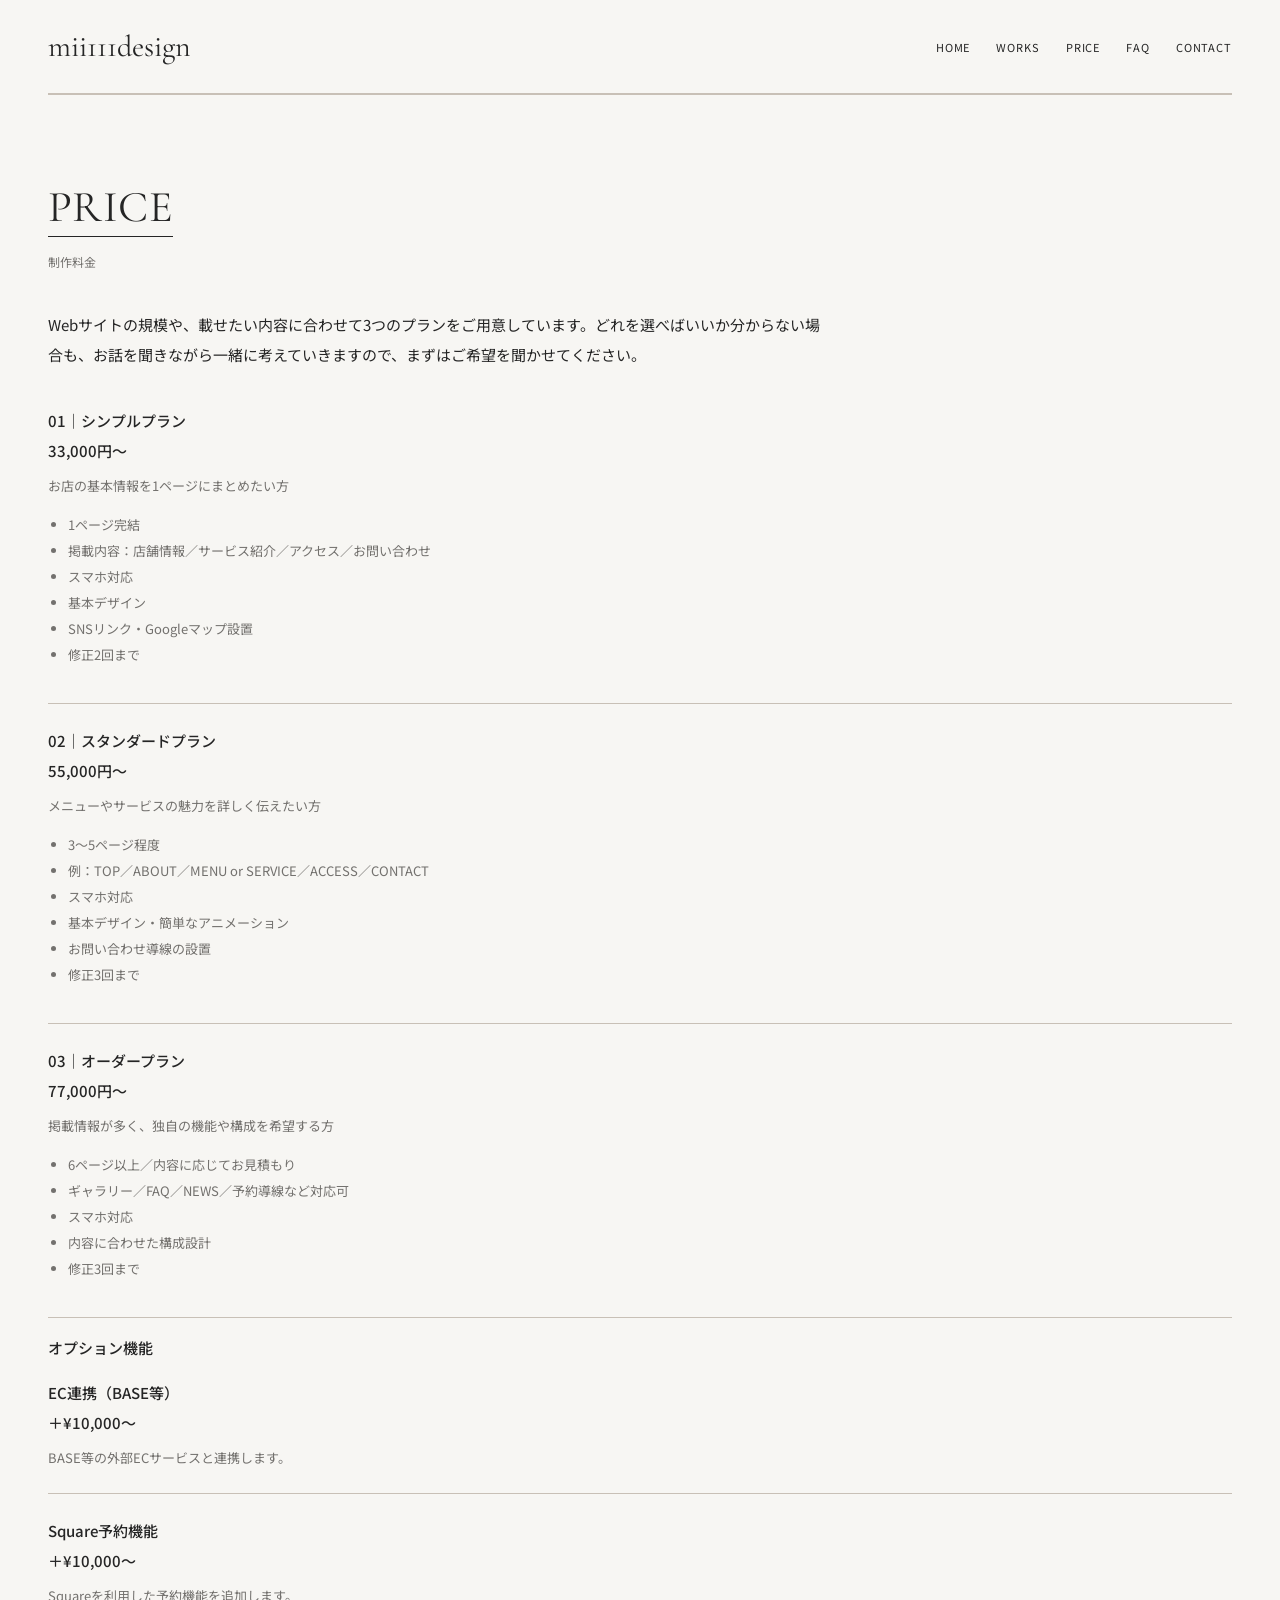
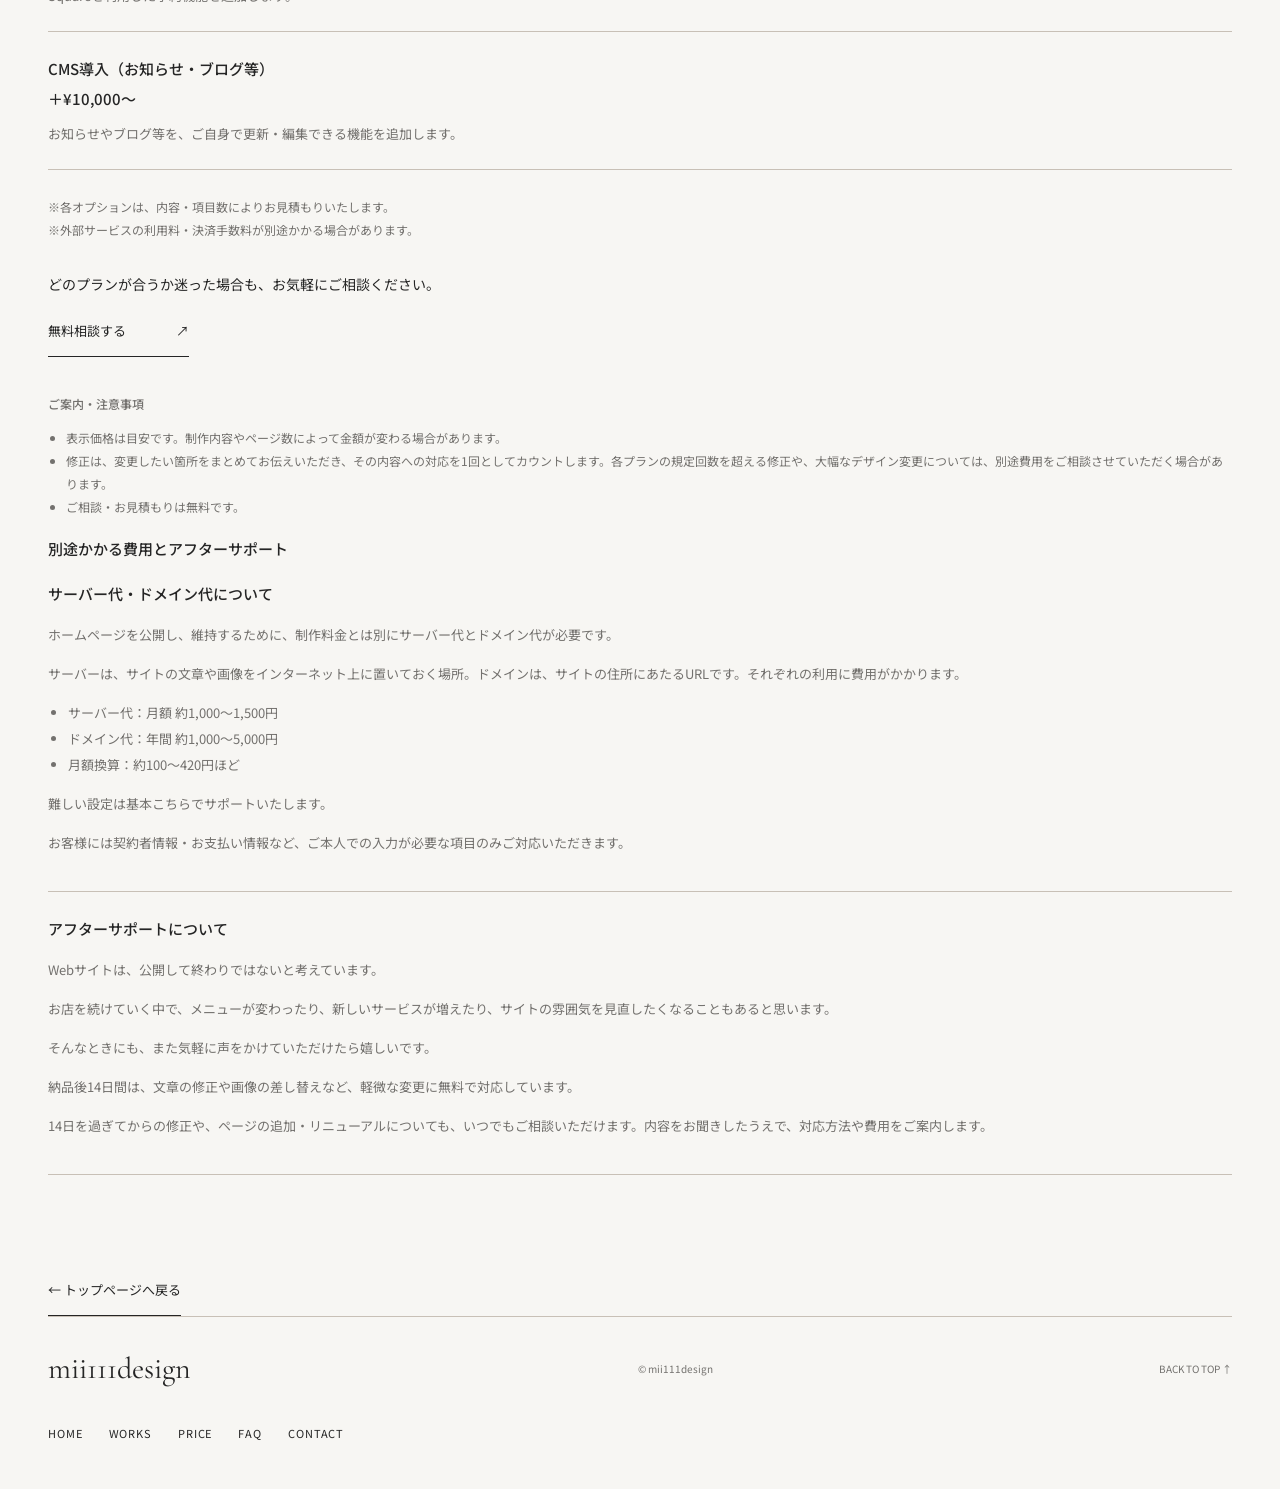
<file: price.html>
<!doctype html><html lang="ja"><head><meta charset="utf-8"><meta name="viewport" content="width=device-width,initial-scale=1"><title>PRICE｜制作料金｜mii111design</title><script>(()=>{try{const key='mii111design-footer-top-v1',raw=sessionStorage.getItem(key);if(!raw)return;sessionStorage.removeItem(key);const intent=JSON.parse(raw),target=new URL(intent.target,location.href),entry=performance.getEntriesByType('navigation')[0],path=url=>url.pathname.replace(/\/index\.html$/,'/');if(location.hash||target.origin!==location.origin||path(target)!==path(new URL(location.href))||target.search!==location.search||Date.now()-intent.time<0||Date.now()-intent.time>30000||entry?.type==='back_forward'||performance.navigation?.type===2)return;const mode=history.scrollRestoration;history.scrollRestoration='manual';scrollTo(0,0);const restore=()=>{history.scrollRestoration=mode;};addEventListener('pageshow',()=>requestAnimationFrame(restore),{once:true});addEventListener('pagehide',restore,{once:true});}catch{}})();</script><meta name="description" content="一つひとつのお店に寄り添い、らしさを大切にしたWebサイトを制作します。mii111designの制作実績、サービス、制作への想いをご紹介。"><meta name="theme-color" content="#F7F6F3"><style>@import url('https://fonts.googleapis.com/css2?family=Cormorant+Garamond:wght@400;500&family=Noto+Sans+JP:wght@400;500&family=Noto+Serif+JP:wght@400;500&display=swap');
:root{--bg:#F7F6F3;--surface:#EDEAE5;--text:#252525;--muted:#73716E;--line:#C8C0B6;--serif:'Cormorant Garamond',Georgia,serif;--jp:'Noto Serif JP',serif}*{box-sizing:border-box}html{scroll-behavior:smooth;scroll-padding-top:32px}body{margin:0;background:var(--bg);color:var(--text);font-family:'Noto Sans JP',sans-serif;font-size:15px;line-height:2}a{color:inherit;text-decoration:none}button{font:inherit}a:focus-visible,button:focus-visible{outline:2px solid var(--text);outline-offset:6px}.wrap{width:calc(100% - 96px);max-width:1280px;margin-inline:auto}.header{min-height:94px;display:flex;align-items:center;justify-content:space-between;gap:28px;border-bottom:1px solid var(--line)}.brand{font-family:var(--serif);font-size:30px;line-height:1.2}.header nav{display:flex;gap:26px;font-size:11px;letter-spacing:.08em}.header nav a{padding-block:16px}.menu-toggle{display:none}.skip{position:absolute;left:24px;top:-100px;background:var(--bg);padding:12px;z-index:2}.skip:focus{top:8px}.hero{padding:88px 0 52px}.eyebrow{font-size:11px;letter-spacing:.13em;margin:0 0 24px}.hero-layout{display:grid;grid-template-columns:1.4fr 1fr;align-items:end;gap:60px}.hero h1{font:500 clamp(28px,2.6vw,38px)/1.65 var(--jp);letter-spacing:.02em;margin:0}.hero-layout>p{margin:0 0 10px;line-height:2.1}.mobile-break{display:none}.text-link{display:inline-flex;gap:50px;border-bottom:1px solid var(--text);padding:12px 0;font-size:13px}.hero>.text-link{margin-top:30px}.section{padding:90px 0;border-top:1px solid var(--line);scroll-margin-top:24px}.section-heading{display:flex;align-items:baseline;gap:20px;margin-bottom:36px}.section-heading :is(h1,h2){font:400 44px/1 var(--serif);margin:0;letter-spacing:.01em}.section-heading>p{color:var(--muted);font-size:12px;margin:0}.works-grid{display:grid;grid-template-columns:repeat(2,minmax(0,1fr));column-gap:24px;row-gap:54px}.work-image{aspect-ratio:4/3;overflow:hidden;background:var(--surface)}img{max-width:100%;display:block}.work-image img{width:100%;height:100%;object-fit:contain;transition:transform .6s ease}.work a:hover img{transform:scale(1.025)}.work-caption{display:flex;justify-content:space-between;align-items:baseline;gap:16px;margin-top:16px}.work h3{font-size:19px;font-weight:500;line-height:1.5;margin:0}.work p{font-size:12px;color:var(--muted);margin:3px 0 0}.missing{height:100%;min-height:220px;display:flex;flex-direction:column;align-items:center;justify-content:center;text-align:center;padding:24px;color:var(--muted)}.missing span{font-size:12px;letter-spacing:.12em}.missing p{font-size:13px}.note{font-size:12px;line-height:1.9;color:var(--muted);margin-top:26px}.split{display:grid;grid-template-columns:1fr 1.1fr;gap:64px}.split>.section-heading{align-self:start;flex-wrap:wrap}.copy h3,.contact h3{font:400 27px/1.8 var(--jp);margin:0 0 24px}.copy p{margin:0 0 20px;max-width:40em}.list{margin:0}.list>div{padding:22px 0;border-bottom:1px solid var(--line)}.list>div:first-child{padding-top:0}.list dt{font-weight:500}.list dd{margin:7px 0 0;color:var(--muted);font-size:13px}.contact-layout{display:grid;grid-template-columns:1fr 1.1fr;gap:64px}.contact-layout p{margin-top:0}.contact-actions{display:grid;gap:12px;margin-top:30px}.contact-actions button,.contact-actions a{display:flex;justify-content:space-between;gap:20px;align-items:center;padding:18px 20px;border:1px solid var(--line);background:transparent;color:var(--muted);text-align:left}.contact-actions span{font-size:12px}footer{display:flex;justify-content:space-between;align-items:center;gap:24px;padding:34px 0;border-top:1px solid var(--line)}footer small,footer>a:last-child{font-size:10px;color:var(--muted)}.detail{padding-top:40px}.detail>.eyebrow{margin-top:70px}.detail h1{font:400 clamp(30px,4.5vw,64px)/1.35 var(--serif);overflow-wrap:anywhere;margin:0}.category{color:var(--muted);font-size:13px;margin-bottom:36px}.detail-image{background:var(--surface);aspect-ratio:4/3;max-width:1000px;margin:0 auto 70px}.detail-image img{width:100%;height:100%;object-fit:contain}.detail-nav{display:flex;justify-content:space-between;gap:16px;padding:0 0 64px;font-size:13px}.motion .reveal{opacity:0;transform:translateY(12px);transition:opacity .65s ease,transform .65s ease}.motion .reveal.visible{opacity:1;transform:none}
@media(max-width:1000px){.wrap{width:calc(100% - 56px)}.header nav{gap:16px}.hero-layout{gap:32px}.split,.contact-layout{gap:36px}.section-heading{gap:12px}}
@media(max-width:700px){.wrap{width:calc(100% - 40px)}.header{min-height:76px;flex-wrap:wrap;gap:0}.brand{font-size:26px}.menu-toggle{display:block;background:none;border:0;padding:14px 0 14px 20px;font-size:11px;letter-spacing:.1em}.header nav{width:100%;display:grid;grid-template-columns:repeat(3,1fr);gap:0;padding:8px 0 16px}.header nav[hidden]{display:none}.header nav a{padding:12px 0;min-height:44px}.hero{padding:58px 0 40px}.hero-layout{grid-template-columns:1fr;gap:24px}.hero h1{font-size:clamp(24px,6.2vw,36px);line-height:1.8}.mobile-break{display:block}.hero-layout>p{font-size:13px}.section{padding:56px 0}.section-heading :is(h1,h2){font-size:38px}.works-grid{grid-template-columns:1fr;gap:36px}.work h3{font-size:18px}.split,.contact-layout{grid-template-columns:1fr;gap:8px}.copy h3,.contact h3{font-size:23px}.section-heading{margin-bottom:28px}.detail-image{margin-bottom:40px}.detail>.eyebrow{margin-top:42px}footer{flex-wrap:wrap;padding:28px 0}footer .brand{width:100%}.detail-nav{font-size:11px;gap:8px}}
@media(prefers-reduced-motion:reduce){html{scroll-behavior:auto}.motion .reveal{opacity:1;transform:none;transition:none}.work-image img{transition:none}.work a:hover img{transform:none}}
#price ul{padding-left:1.5em}#price>div:last-child{min-width:0}#price h3{font-size:15px;font-weight:500}#price .note h3{font-size:12px}.flow-list{padding:0;list-style:none}.flow-list>li{padding:22px 0;border-bottom:1px solid var(--line)}.flow-list>li:first-child{padding-top:0}</style><link rel="stylesheet" href="assets/additions.css?v=20261023a"><script>(()=>{try{const reduce=matchMedia('(prefers-reduced-motion:reduce)').matches;const seen=sessionStorage.getItem('mii111design-intro-v1');sessionStorage.setItem('mii111design-intro-v1','1');if(!reduce&&!seen&&performance.getEntriesByType('navigation')[0]?.type!=='reload'){document.documentElement.classList.add('loading-intro');window.miiIntroSafety=setTimeout(()=>document.documentElement.classList.remove('loading-intro','intro-playing'),4000);}}catch(e){}})();</script><script defer src="assets/additions.js?v=20261023a"></script></head><body><div class="site-loader" aria-hidden="true"><img src="assets/logo-loading.png" width="650" height="440" alt="" fetchpriority="high"></div><a class="skip" href="#main">本文へ移動</a><header class="header wrap"><a class="brand" href="index.html">mii111design</a><button class="menu-toggle" type="button" aria-controls="nav" aria-expanded="false" aria-label="メニューを開く"><span class="menu-icon" aria-hidden="true"><span></span><span></span><span></span></span></button><nav id="nav" aria-label="メインナビゲーション"><a href="index.html">HOME</a><a href="works.html">WORKS</a><a href="price.html">PRICE</a><a href="faq.html">FAQ</a><a href="index.html#contact">CONTACT</a></nav></header><main id="main" class="wrap"><section class="section" id="price"><div class="section-heading reveal"><h1>PRICE</h1><p>制作料金</p></div><p class="price-intro wrap-copy">Webサイトの規模や、載せたい内容に合わせて3つのプランをご用意しています。どれを選べばいいか分からない場合も、お話を聞きながら一緒に考えていきますので、まずはご希望を聞かせてください。</p><div class="reveal"><dl class="list"><div><dt>01｜シンプルプラン<br>33,000円〜</dt><dd>お店の基本情報を1ページにまとめたい方<ul><li>1ページ完結</li><li>掲載内容：店舗情報／サービス紹介／アクセス／<span class="wrap-phrase">お問い合わせ</span></li><li>スマホ対応</li><li>基本デザイン</li><li>SNSリンク・Googleマップ設置</li><li>修正2回まで</li></ul></dd></div><div><dt>02｜スタンダードプラン<br>55,000円〜</dt><dd>メニューやサービスの魅力を詳しく伝えたい方<ul><li>3〜5ページ程度</li><li>例：TOP／ABOUT／MENU or SERVICE／ACCESS／CONTACT</li><li>スマホ対応</li><li>基本デザイン・簡単なアニメーション</li><li>お問い合わせ導線の設置</li><li>修正3回まで</li></ul></dd></div><div><dt>03｜オーダープラン<br>77,000円〜</dt><dd>掲載情報が多く、独自の機能や構成を希望する方<ul><li>6ページ以上／内容に応じてお見積もり</li><li>ギャラリー／FAQ／NEWS／予約導線など<span class="wrap-phrase">対応可</span></li><li>スマホ対応</li><li>内容に合わせた構成設計</li><li>修正3回まで</li></ul></dd></div></dl><h3>オプション機能</h3><dl class="list"><div><dt>EC連携（BASE等）<br>＋¥10,000〜</dt><dd>BASE等の外部ECサービスと連携します。</dd></div><div><dt>Square予約機能<br>＋¥10,000〜</dt><dd>Squareを利用した予約機能を追加します。</dd></div><div><dt>CMS導入（お知らせ・ブログ等）<br>＋¥10,000〜</dt><dd>お知らせやブログ等を、ご自身で更新・編集できる機能を追加します。</dd></div></dl><p class="note">※各オプションは、内容・項目数によりお見積もりいたします。<br>※外部サービスの利用料・決済手数料が別途かかる場合があります。</p><div class="page-consult"><p>どのプランが合うか迷った場合も、お気軽にご相談ください。</p><a class="text-link" href="index.html#contact">無料相談する <span aria-hidden="true">↗</span></a></div><div class="note"><h3>ご案内・注意事項</h3><ul><li>表示価格は目安です。制作内容やページ数によって金額が変わる場合があります。</li><li class="wrap-copy">修正は、変更したい箇所をまとめてお伝えいただき、その内容への対応を1回としてカウントします。各プランの規定回数を超える修正や、大幅なデザイン変更については、別途費用をご相談させていただく場合があります。</li><li>ご相談・お見積もりは無料です。</li></ul></div><h3>別途かかる費用とアフターサポート</h3><dl class="list"><div><dt>サーバー代・ドメイン代について</dt><dd><p class="wrap-copy">ホームページを公開し、維持するために、制作料金とは別にサーバー代とドメイン代が必要です。</p><p>サーバーは、サイトの文章や画像をインターネット上に置いておく場所。ドメインは、サイトの住所にあたるURLです。それぞれの利用に費用がかかります。</p><ul><li>サーバー代：月額 約1,000〜1,500円</li><li>ドメイン代：年間 約1,000〜5,000円</li><li>月額換算：約100〜420円ほど</li></ul><p class="wrap-copy">難しい設定は基本こちらでサポートいたします。</p><p>お客様には契約者情報・お支払い情報など、ご本人での入力が必要な項目のみご対応いただきます。</p></dd></div><div><dt>アフターサポートについて</dt><dd><p class="wrap-copy">Webサイトは、公開して終わりではないと考えています。</p><p>お店を続けていく中で、メニューが変わったり、新しいサービスが増えたり、サイトの雰囲気を見直したくなることもあると思います。</p><p class="wrap-copy">そんなときにも、また気軽に声をかけていただけたら嬉しいです。</p><p>納品後14日間は、文章の修正や画像の差し替えなど、軽微な変更に無料で対応しています。</p><p class="wrap-copy">14日を過ぎてからの修正や、ページの追加・リニューアルについても、いつでもご相談いただけます。内容をお聞きしたうえで、対応方法や費用をご案内します。</p></dd></div></dl></div></section><a class="text-link" href="index.html">← トップページへ戻る</a></main><footer class="wrap"><a class="brand" href="index.html">mii111design</a><small>© mii111design</small><nav class="footer-nav" aria-label="フッターナビゲーション"><a href="index.html">HOME</a><a href="works.html">WORKS</a><a href="price.html">PRICE</a><a href="faq.html">FAQ</a><a href="index.html#contact">CONTACT</a></nav><a href="#main">BACK TO TOP ↑</a></footer><script>if('IntersectionObserver' in window&&!window.matchMedia('(prefers-reduced-motion:reduce)').matches){const observer=new IntersectionObserver(entries=>{entries.forEach(entry=>{if(entry.isIntersecting){entry.target.classList.add('visible');observer.unobserve(entry.target);}});},{threshold:.08});document.querySelectorAll('.reveal').forEach(el=>observer.observe(el));document.documentElement.classList.add('motion');}
</script></body></html>
</file>
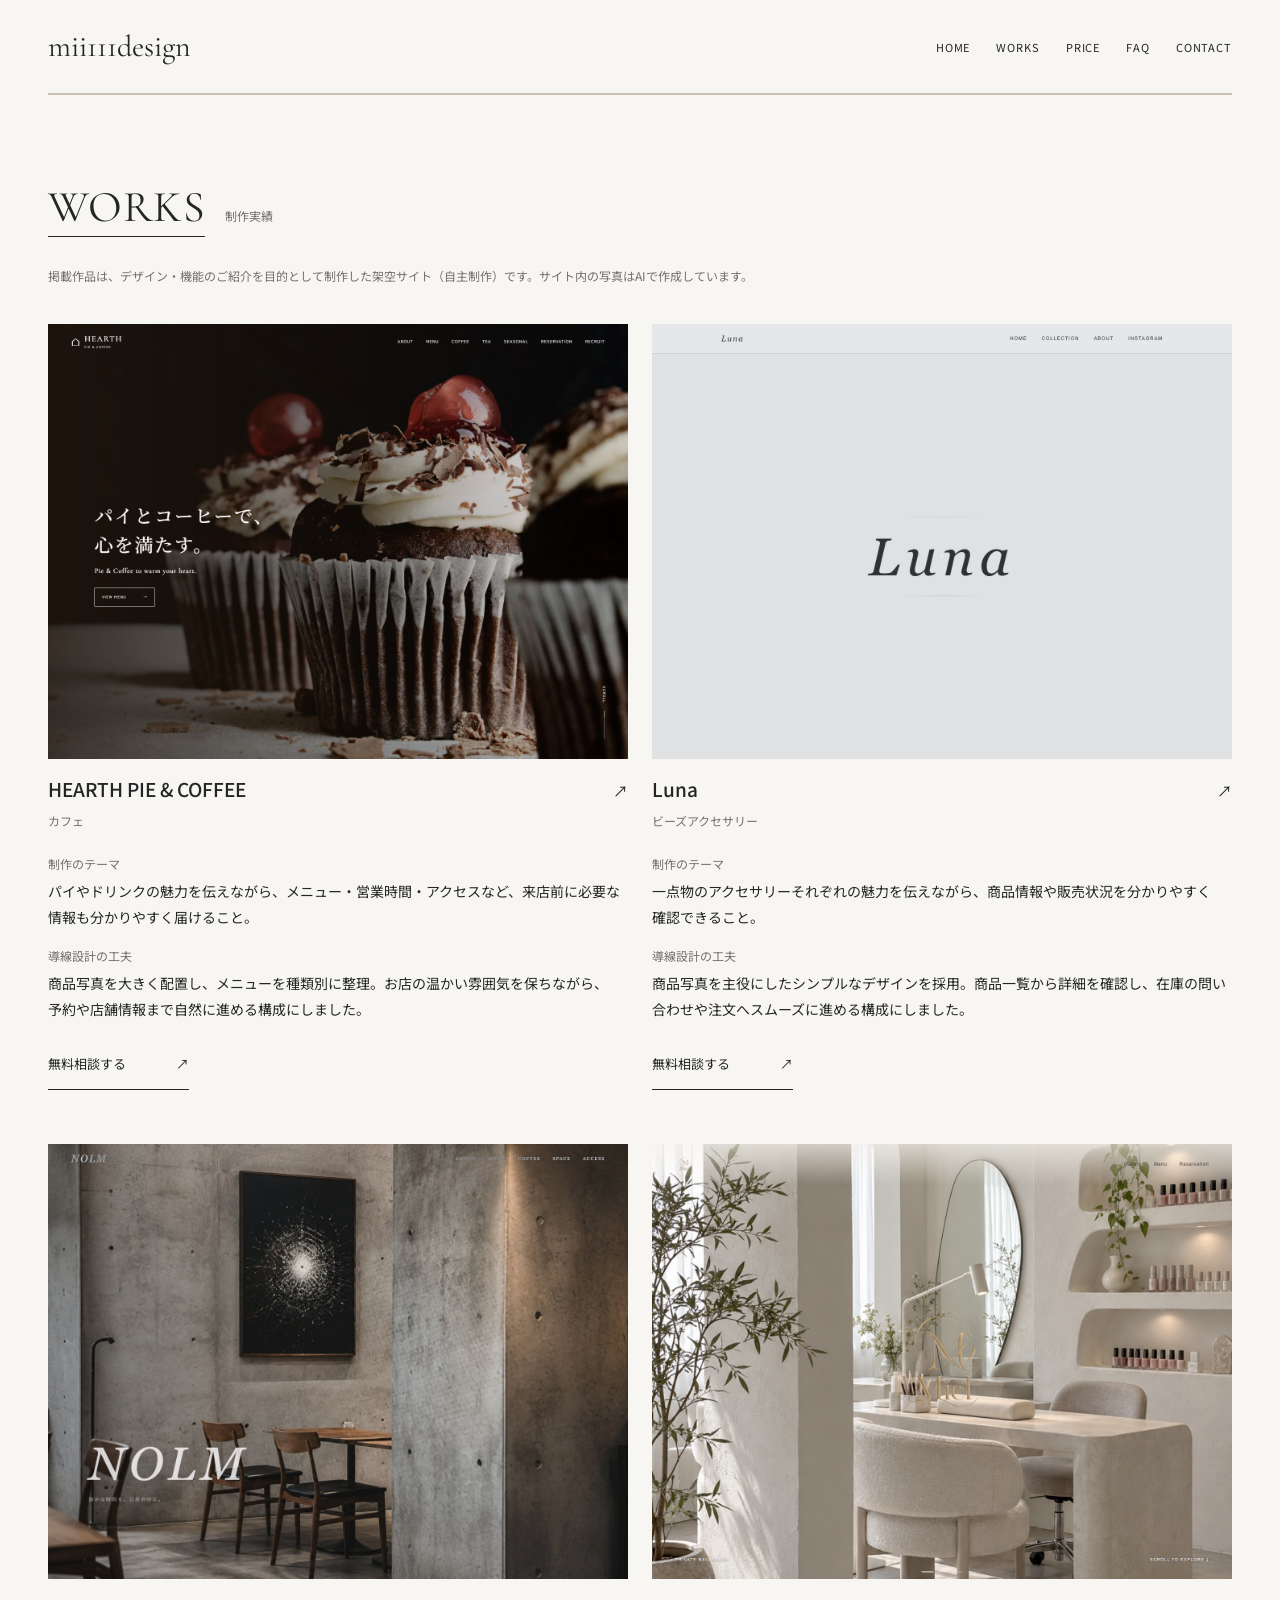
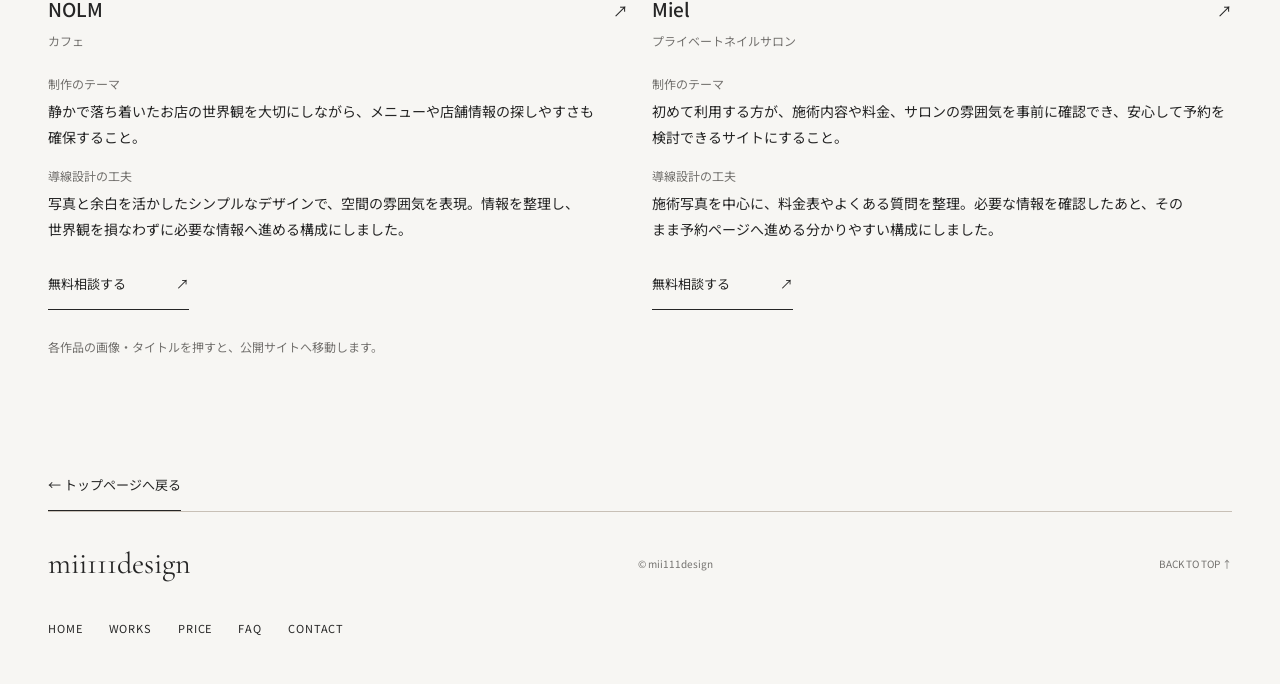
<file: works.html>
<!doctype html><html lang="ja"><head><meta charset="utf-8"><meta name="viewport" content="width=device-width,initial-scale=1"><title>WORKS｜制作実績｜mii111design</title><script>(()=>{try{const key='mii111design-footer-top-v1',raw=sessionStorage.getItem(key);if(!raw)return;sessionStorage.removeItem(key);const intent=JSON.parse(raw),target=new URL(intent.target,location.href),entry=performance.getEntriesByType('navigation')[0],path=url=>url.pathname.replace(/\/index\.html$/,'/');if(location.hash||target.origin!==location.origin||path(target)!==path(new URL(location.href))||target.search!==location.search||Date.now()-intent.time<0||Date.now()-intent.time>30000||entry?.type==='back_forward'||performance.navigation?.type===2)return;const mode=history.scrollRestoration;history.scrollRestoration='manual';scrollTo(0,0);const restore=()=>{history.scrollRestoration=mode;};addEventListener('pageshow',()=>requestAnimationFrame(restore),{once:true});addEventListener('pagehide',restore,{once:true});}catch{}})();</script><meta name="description" content="一つひとつのお店に寄り添い、らしさを大切にしたWebサイトを制作します。mii111designの制作実績、サービス、制作への想いをご紹介。"><meta name="theme-color" content="#F7F6F3"><style>@import url('https://fonts.googleapis.com/css2?family=Cormorant+Garamond:wght@400;500&family=Noto+Sans+JP:wght@400;500&family=Noto+Serif+JP:wght@400;500&display=swap');
:root{--bg:#F7F6F3;--surface:#EDEAE5;--text:#252525;--muted:#73716E;--line:#C8C0B6;--serif:'Cormorant Garamond',Georgia,serif;--jp:'Noto Serif JP',serif}*{box-sizing:border-box}html{scroll-behavior:smooth;scroll-padding-top:32px}body{margin:0;background:var(--bg);color:var(--text);font-family:'Noto Sans JP',sans-serif;font-size:15px;line-height:2}a{color:inherit;text-decoration:none}button{font:inherit}a:focus-visible,button:focus-visible{outline:2px solid var(--text);outline-offset:6px}.wrap{width:calc(100% - 96px);max-width:1280px;margin-inline:auto}.header{min-height:94px;display:flex;align-items:center;justify-content:space-between;gap:28px;border-bottom:1px solid var(--line)}.brand{font-family:var(--serif);font-size:30px;line-height:1.2}.header nav{display:flex;gap:26px;font-size:11px;letter-spacing:.08em}.header nav a{padding-block:16px}.menu-toggle{display:none}.skip{position:absolute;left:24px;top:-100px;background:var(--bg);padding:12px;z-index:2}.skip:focus{top:8px}.hero{padding:88px 0 52px}.eyebrow{font-size:11px;letter-spacing:.13em;margin:0 0 24px}.hero-layout{display:grid;grid-template-columns:1.4fr 1fr;align-items:end;gap:60px}.hero h1{font:500 clamp(28px,2.6vw,38px)/1.65 var(--jp);letter-spacing:.02em;margin:0}.hero-layout>p{margin:0 0 10px;line-height:2.1}.mobile-break{display:none}.text-link{display:inline-flex;gap:50px;border-bottom:1px solid var(--text);padding:12px 0;font-size:13px}.hero>.text-link{margin-top:30px}.section{padding:90px 0;border-top:1px solid var(--line);scroll-margin-top:24px}.section-heading{display:flex;align-items:baseline;gap:20px;margin-bottom:36px}.section-heading :is(h1,h2){font:400 44px/1 var(--serif);margin:0;letter-spacing:.01em}.section-heading>p{color:var(--muted);font-size:12px;margin:0}.works-grid{display:grid;grid-template-columns:repeat(2,minmax(0,1fr));column-gap:24px;row-gap:54px}.work-image{aspect-ratio:4/3;overflow:hidden;background:var(--surface)}img{max-width:100%;display:block}.work-image img{width:100%;height:100%;object-fit:contain;transition:transform .6s ease}.work a:hover img{transform:scale(1.025)}.work-caption{display:flex;justify-content:space-between;align-items:baseline;gap:16px;margin-top:16px}.work h3{font-size:19px;font-weight:500;line-height:1.5;margin:0}.work p{font-size:12px;color:var(--muted);margin:3px 0 0}.missing{height:100%;min-height:220px;display:flex;flex-direction:column;align-items:center;justify-content:center;text-align:center;padding:24px;color:var(--muted)}.missing span{font-size:12px;letter-spacing:.12em}.missing p{font-size:13px}.note{font-size:12px;line-height:1.9;color:var(--muted);margin-top:26px}.split{display:grid;grid-template-columns:1fr 1.1fr;gap:64px}.split>.section-heading{align-self:start;flex-wrap:wrap}.copy h3,.contact h3{font:400 27px/1.8 var(--jp);margin:0 0 24px}.copy p{margin:0 0 20px;max-width:40em}.list{margin:0}.list>div{padding:22px 0;border-bottom:1px solid var(--line)}.list>div:first-child{padding-top:0}.list dt{font-weight:500}.list dd{margin:7px 0 0;color:var(--muted);font-size:13px}.contact-layout{display:grid;grid-template-columns:1fr 1.1fr;gap:64px}.contact-layout p{margin-top:0}.contact-actions{display:grid;gap:12px;margin-top:30px}.contact-actions button,.contact-actions a{display:flex;justify-content:space-between;gap:20px;align-items:center;padding:18px 20px;border:1px solid var(--line);background:transparent;color:var(--muted);text-align:left}.contact-actions span{font-size:12px}footer{display:flex;justify-content:space-between;align-items:center;gap:24px;padding:34px 0;border-top:1px solid var(--line)}footer small,footer>a:last-child{font-size:10px;color:var(--muted)}.detail{padding-top:40px}.detail>.eyebrow{margin-top:70px}.detail h1{font:400 clamp(30px,4.5vw,64px)/1.35 var(--serif);overflow-wrap:anywhere;margin:0}.category{color:var(--muted);font-size:13px;margin-bottom:36px}.detail-image{background:var(--surface);aspect-ratio:4/3;max-width:1000px;margin:0 auto 70px}.detail-image img{width:100%;height:100%;object-fit:contain}.detail-nav{display:flex;justify-content:space-between;gap:16px;padding:0 0 64px;font-size:13px}.motion .reveal{opacity:0;transform:translateY(12px);transition:opacity .65s ease,transform .65s ease}.motion .reveal.visible{opacity:1;transform:none}
@media(max-width:1000px){.wrap{width:calc(100% - 56px)}.header nav{gap:16px}.hero-layout{gap:32px}.split,.contact-layout{gap:36px}.section-heading{gap:12px}}
@media(max-width:700px){.wrap{width:calc(100% - 40px)}.header{min-height:76px;flex-wrap:wrap;gap:0}.brand{font-size:26px}.menu-toggle{display:block;background:none;border:0;padding:14px 0 14px 20px;font-size:11px;letter-spacing:.1em}.header nav{width:100%;display:grid;grid-template-columns:repeat(3,1fr);gap:0;padding:8px 0 16px}.header nav[hidden]{display:none}.header nav a{padding:12px 0;min-height:44px}.hero{padding:58px 0 40px}.hero-layout{grid-template-columns:1fr;gap:24px}.hero h1{font-size:clamp(24px,6.2vw,36px);line-height:1.8}.mobile-break{display:block}.hero-layout>p{font-size:13px}.section{padding:56px 0}.section-heading :is(h1,h2){font-size:38px}.works-grid{grid-template-columns:1fr;gap:36px}.work h3{font-size:18px}.split,.contact-layout{grid-template-columns:1fr;gap:8px}.copy h3,.contact h3{font-size:23px}.section-heading{margin-bottom:28px}.detail-image{margin-bottom:40px}.detail>.eyebrow{margin-top:42px}footer{flex-wrap:wrap;padding:28px 0}footer .brand{width:100%}.detail-nav{font-size:11px;gap:8px}}
@media(prefers-reduced-motion:reduce){html{scroll-behavior:auto}.motion .reveal{opacity:1;transform:none;transition:none}.work-image img{transition:none}.work a:hover img{transform:none}}
</style><link rel="stylesheet" href="assets/additions.css?v=20261023a"><script>(()=>{try{const reduce=matchMedia('(prefers-reduced-motion:reduce)').matches;const seen=sessionStorage.getItem('mii111design-intro-v1');sessionStorage.setItem('mii111design-intro-v1','1');if(!reduce&&!seen&&performance.getEntriesByType('navigation')[0]?.type!=='reload'){document.documentElement.classList.add('loading-intro');window.miiIntroSafety=setTimeout(()=>document.documentElement.classList.remove('loading-intro','intro-playing'),4000);}}catch(e){}})();</script><script defer src="assets/additions.js?v=20261023a"></script></head><body><div class="site-loader" aria-hidden="true"><img src="assets/logo-loading.png" width="650" height="440" alt="" fetchpriority="high"></div><a class="skip" href="#main">本文へ移動</a><header class="header wrap"><a class="brand" href="index.html">mii111design</a><button class="menu-toggle" type="button" aria-controls="nav" aria-expanded="false" aria-label="メニューを開く"><span class="menu-icon" aria-hidden="true"><span></span><span></span><span></span></span></button><nav id="nav" aria-label="メインナビゲーション"><a href="index.html">HOME</a><a href="works.html">WORKS</a><a href="price.html">PRICE</a><a href="faq.html">FAQ</a><a href="index.html#contact">CONTACT</a></nav></header><main id="main" class="wrap"><section id="works" class="section works"><div class="section-heading reveal"><h1>WORKS</h1><p>制作実績</p></div><p class="note work-disclosure wrap-copy">掲載作品は、デザイン・機能のご紹介を目的として制作した架空サイト（自主制作）です。サイト内の写真はAIで作成しています。</p><div class="works-grid"><article class="work reveal"><a href="https://mii111design.github.io/cafe-site/"><div class="work-image"><img src="assets/work-hearth.png" width="1440" height="1080" alt="HEARTH PIE & COFFEEのWebサイト画面" loading="lazy"></div><div class="work-caption"><h3>HEARTH PIE & COFFEE</h3><span aria-hidden="true">↗</span></div><p>カフェ</p></a><dl class="work-intent"><div><dt>制作のテーマ</dt><dd>パイやドリンクの魅力を伝えながら、メニュー・営業時間・アクセスなど、来店前に必要な情報も分かりやすく届けること。</dd></div><div><dt>導線設計の工夫</dt><dd>商品写真を大きく配置し、メニューを種類別に整理。お店の温かい雰囲気を保ちながら、予約や店舗情報まで自然に進める構成にしました。</dd></div></dl><a class="text-link work-consult" href="index.html#contact">無料相談する <span aria-hidden="true">↗</span></a></article><article class="work reveal"><a href="https://mii111design.github.io/Luna-site/"><div class="work-image"><img src="[data-uri]" width="1440" height="1080" alt="Lunaの既存Webサイト画面" loading="lazy"></div><div class="work-caption"><h3>Luna</h3><span aria-hidden="true">↗</span></div><p>ビーズアクセサリー</p></a><dl class="work-intent"><div><dt>制作のテーマ</dt><dd>一点物のアクセサリーそれぞれの魅力を伝えながら、商品情報や販売状況を分かりやすく確認できること。</dd></div><div><dt>導線設計の工夫</dt><dd>商品写真を主役にしたシンプルなデザインを採用。商品一覧から詳細を確認し、在庫の問い合わせや注文へスムーズに進める構成にしました。</dd></div></dl><a class="text-link work-consult" href="index.html#contact">無料相談する <span aria-hidden="true">↗</span></a></article><article class="work reveal"><a href="https://mii111design.github.io/nolm-site/"><div class="work-image"><img src="[data-uri]" width="1440" height="1080" alt="NOLMの既存Webサイト画面" loading="lazy"></div><div class="work-caption"><h3>NOLM</h3><span aria-hidden="true">↗</span></div><p>カフェ</p></a><dl class="work-intent"><div><dt>制作のテーマ</dt><dd>静かで落ち着いたお店の世界観を大切にしながら、メニューや店舗情報の探しやすさも確保すること。</dd></div><div><dt>導線設計の工夫</dt><dd>写真と余白を活かしたシンプルなデザインで、空間の雰囲気を表現。情報を整理し、世界観を損なわずに必要な情報へ進める構成にしました。</dd></div></dl><a class="text-link work-consult" href="index.html#contact">無料相談する <span aria-hidden="true">↗</span></a></article><article class="work reveal"><a href="https://mii111design.github.io/miel.nailsalon/"><div class="work-image"><img src="assets/work-miel.png" width="1440" height="1080" alt="MielのネイルサロンWebサイト画面" loading="lazy"></div><div class="work-caption"><h3>Miel</h3><span aria-hidden="true">↗</span></div><p>プライベートネイルサロン</p></a><dl class="work-intent"><div><dt>制作のテーマ</dt><dd>初めて利用する方が、施術内容や料金、サロンの雰囲気を事前に確認でき、安心して予約を検討できるサイトにすること。</dd></div><div><dt>導線設計の工夫</dt><dd>施術写真を中心に、料金表やよくある質問を整理。必要な情報を確認したあと、そのまま予約ページへ進める分かりやすい構成にしました。</dd></div></dl><a class="text-link work-consult" href="index.html#contact">無料相談する <span aria-hidden="true">↗</span></a></article></div><p class="note wrap-copy">各作品の画像・タイトルを押すと、公開サイトへ移動します。</p></section><a class="text-link" href="index.html">← トップページへ戻る</a></main><footer class="wrap"><a class="brand" href="index.html">mii111design</a><small>© mii111design</small><nav class="footer-nav" aria-label="フッターナビゲーション"><a href="index.html">HOME</a><a href="works.html">WORKS</a><a href="price.html">PRICE</a><a href="faq.html">FAQ</a><a href="index.html#contact">CONTACT</a></nav><a href="#main">BACK TO TOP ↑</a></footer><script>if('IntersectionObserver' in window&&!window.matchMedia('(prefers-reduced-motion:reduce)').matches){const observer=new IntersectionObserver(entries=>{entries.forEach(entry=>{if(entry.isIntersecting){entry.target.classList.add('visible');observer.unobserve(entry.target);}});},{threshold:.08});document.querySelectorAll('.reveal').forEach(el=>observer.observe(el));document.documentElement.classList.add('motion');}
</script></body></html>
</file>
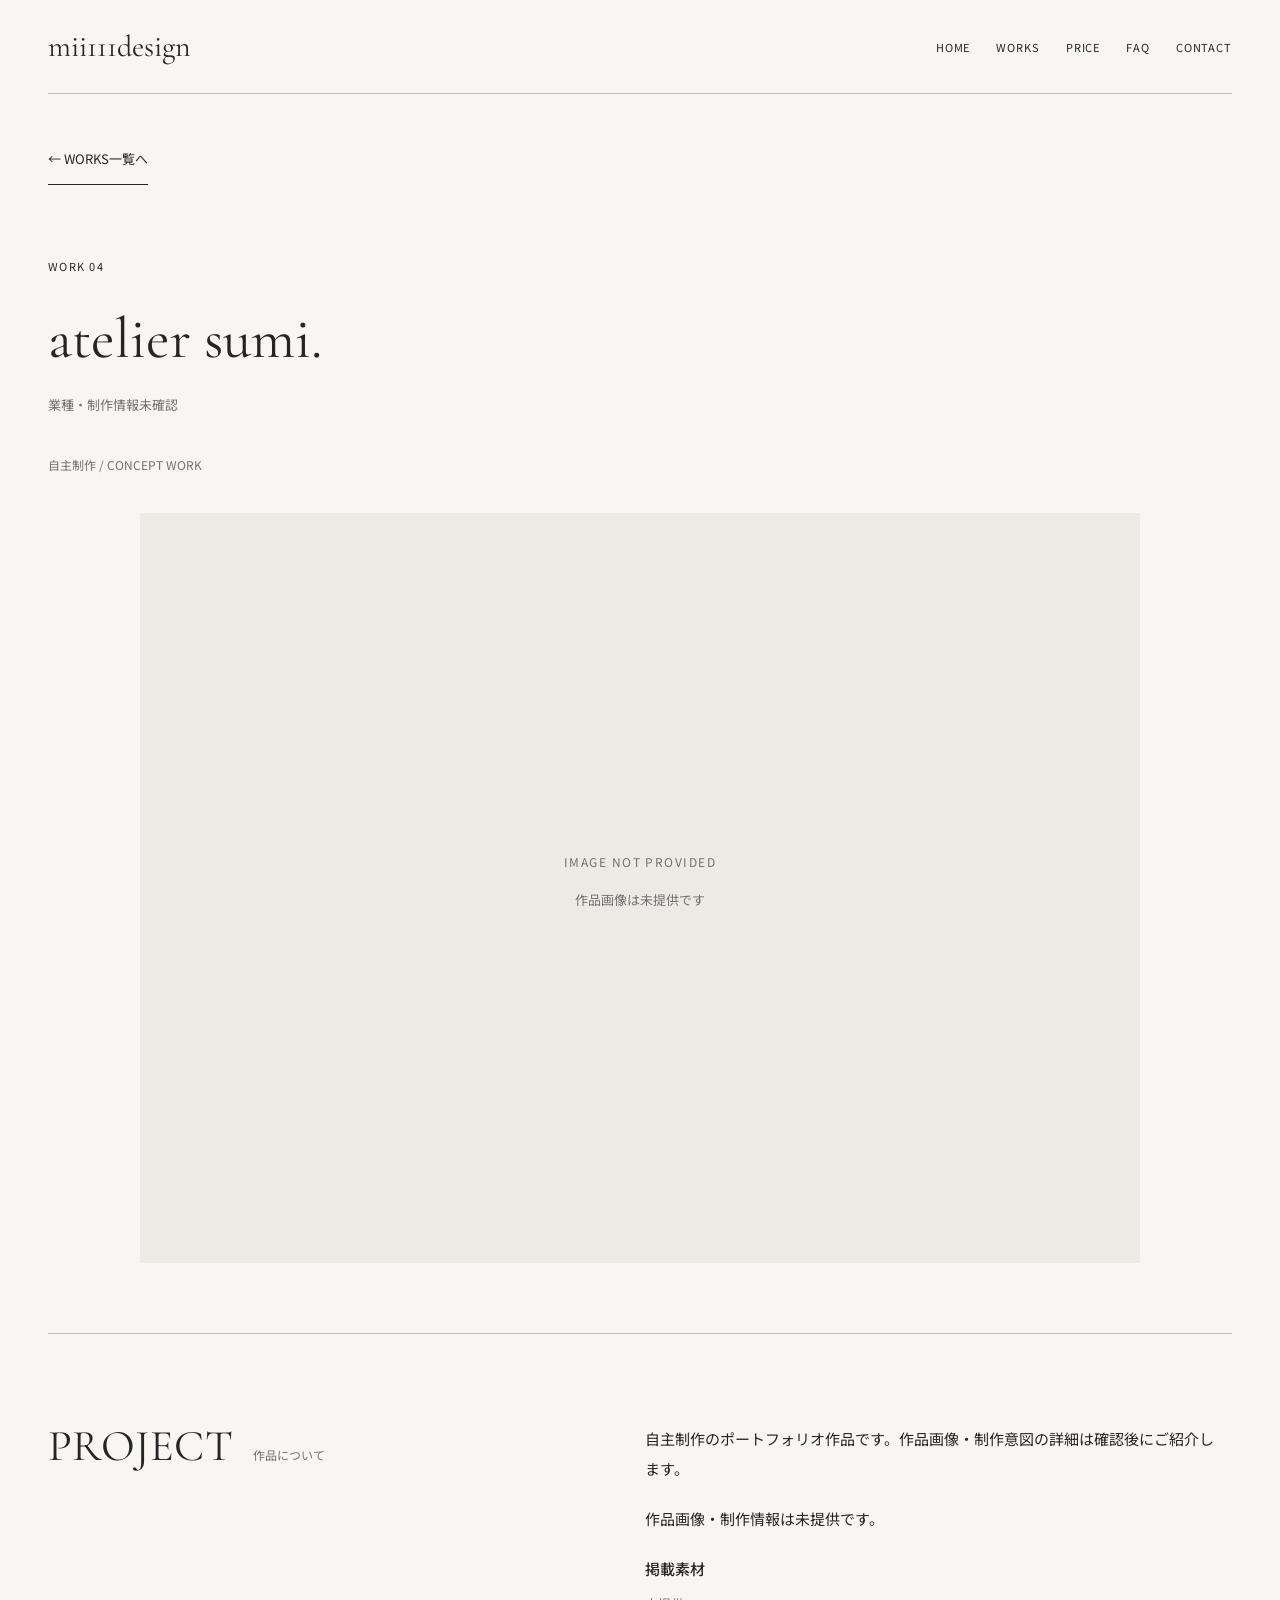
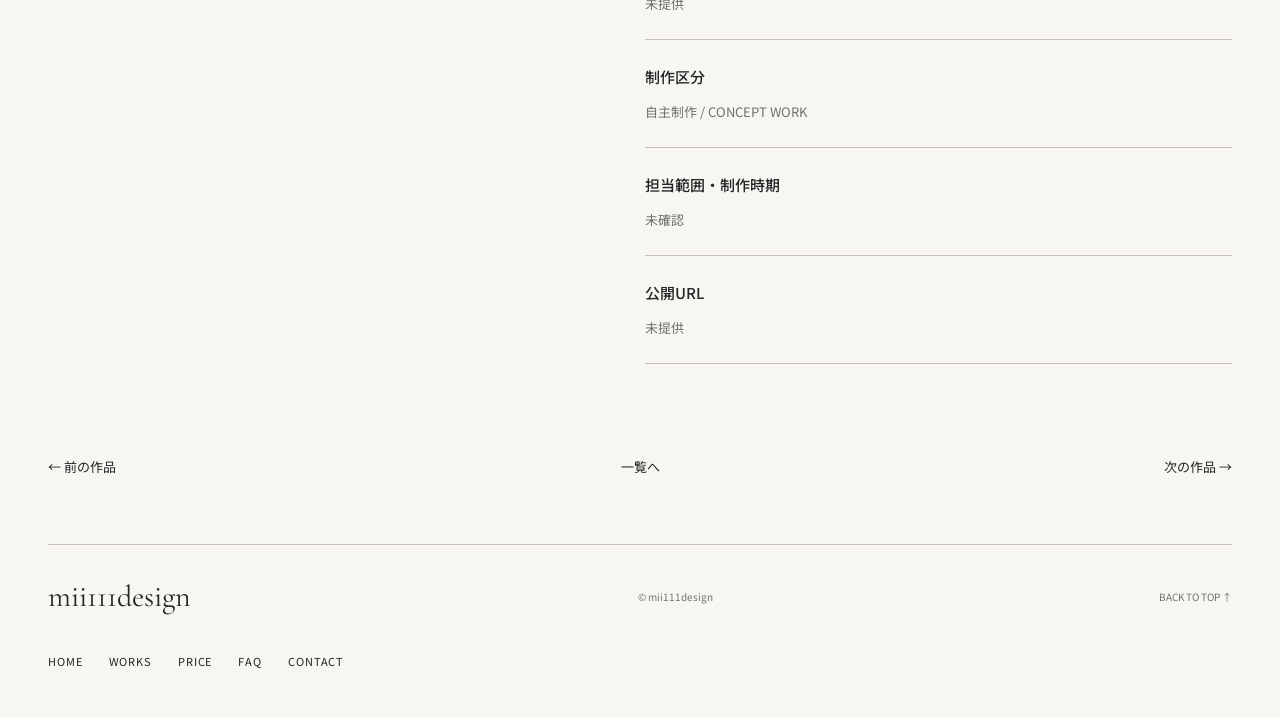
<file: works/atelier-sumi.html>
<!doctype html><html lang="ja"><head><meta charset="utf-8"><meta name="viewport" content="width=device-width,initial-scale=1"><title>atelier sumi.｜制作実績｜mii111design</title><meta name="description" content="atelier sumi.の作品紹介。作品画像・制作情報は未提供です。"><meta name="theme-color" content="#F7F6F3"><style>@import url('https://fonts.googleapis.com/css2?family=Cormorant+Garamond:wght@400;500&family=Noto+Sans+JP:wght@400;500&family=Noto+Serif+JP:wght@400;500&display=swap');
:root{--bg:#F7F6F3;--surface:#EDEAE5;--text:#252525;--muted:#73716E;--line:#C8C0B6;--serif:'Cormorant Garamond',Georgia,serif;--jp:'Noto Serif JP',serif}*{box-sizing:border-box}html{scroll-behavior:smooth;scroll-padding-top:32px}body{margin:0;background:var(--bg);color:var(--text);font-family:'Noto Sans JP',sans-serif;font-size:15px;line-height:2}a{color:inherit;text-decoration:none}button{font:inherit}a:focus-visible,button:focus-visible{outline:2px solid var(--text);outline-offset:6px}.wrap{width:calc(100% - 96px);max-width:1280px;margin-inline:auto}.header{min-height:94px;display:flex;align-items:center;justify-content:space-between;gap:28px;border-bottom:1px solid var(--line)}.brand{font-family:var(--serif);font-size:30px;line-height:1.2}.header nav{display:flex;gap:26px;font-size:11px;letter-spacing:.08em}.header nav a{padding-block:16px}.menu-toggle{display:none}.skip{position:absolute;left:24px;top:-100px;background:var(--bg);padding:12px;z-index:2}.skip:focus{top:8px}.hero{padding:88px 0 52px}.eyebrow{font-size:11px;letter-spacing:.13em;margin:0 0 24px}.hero-layout{display:grid;grid-template-columns:1.4fr 1fr;align-items:end;gap:60px}.hero h1{font:500 clamp(28px,2.6vw,38px)/1.65 var(--jp);letter-spacing:.02em;margin:0}.hero-layout>p{margin:0 0 10px;line-height:2.1}.mobile-break{display:none}.text-link{display:inline-flex;gap:50px;border-bottom:1px solid var(--text);padding:12px 0;font-size:13px}.hero>.text-link{margin-top:30px}.section{padding:90px 0;border-top:1px solid var(--line);scroll-margin-top:24px}.section-heading{display:flex;align-items:baseline;gap:20px;margin-bottom:36px}.section-heading h2{font:400 44px/1 var(--serif);margin:0;letter-spacing:.01em}.section-heading>p{color:var(--muted);font-size:12px;margin:0}.works-grid{display:grid;grid-template-columns:repeat(2,minmax(0,1fr));column-gap:24px;row-gap:54px}.work-image{aspect-ratio:4/3;overflow:hidden;background:var(--surface)}img{max-width:100%;display:block}.work-image img{width:100%;height:100%;object-fit:contain;transition:transform .6s ease}.work a:hover img{transform:scale(1.025)}.work-caption{display:flex;justify-content:space-between;align-items:baseline;gap:16px;margin-top:16px}.work h3{font-size:19px;font-weight:500;line-height:1.5;margin:0}.work p{font-size:12px;color:var(--muted);margin:3px 0 0}.missing{height:100%;min-height:220px;display:flex;flex-direction:column;align-items:center;justify-content:center;text-align:center;padding:24px;color:var(--muted)}.missing span{font-size:12px;letter-spacing:.12em}.missing p{font-size:13px}.note{font-size:12px;line-height:1.9;color:var(--muted);margin-top:26px}.split{display:grid;grid-template-columns:1fr 1.1fr;gap:64px}.split>.section-heading{align-self:start;flex-wrap:wrap}.copy h3,.contact h3{font:400 27px/1.8 var(--jp);margin:0 0 24px}.copy p{margin:0 0 20px;max-width:40em}.list{margin:0}.list>div{padding:22px 0;border-bottom:1px solid var(--line)}.list>div:first-child{padding-top:0}.list dt{font-weight:500}.list dd{margin:7px 0 0;color:var(--muted);font-size:13px}.contact-layout{display:grid;grid-template-columns:1fr 1.1fr;gap:64px}.contact-layout p{margin-top:0}.contact-actions{display:grid;gap:12px;margin-top:30px}.contact-actions button,.contact-actions a{display:flex;justify-content:space-between;gap:20px;align-items:center;padding:18px 20px;border:1px solid var(--line);background:transparent;color:var(--muted);text-align:left}.contact-actions span{font-size:12px}footer{display:flex;justify-content:space-between;align-items:center;gap:24px;padding:34px 0;border-top:1px solid var(--line)}footer small,footer>a:last-child{font-size:10px;color:var(--muted)}.detail{padding-top:40px}.detail>.eyebrow{margin-top:70px}.detail h1{font:400 clamp(30px,4.5vw,64px)/1.35 var(--serif);overflow-wrap:anywhere;margin:0}.category{color:var(--muted);font-size:13px;margin-bottom:36px}.detail-image{background:var(--surface);aspect-ratio:4/3;max-width:1000px;margin:0 auto 70px}.detail-image img{width:100%;height:100%;object-fit:contain}.detail-nav{display:flex;justify-content:space-between;gap:16px;padding:0 0 64px;font-size:13px}.motion .reveal{opacity:0;transform:translateY(12px);transition:opacity .65s ease,transform .65s ease}.motion .reveal.visible{opacity:1;transform:none}
@media(max-width:1000px){.wrap{width:calc(100% - 56px)}.header nav{gap:16px}.hero-layout{gap:32px}.split,.contact-layout{gap:36px}.section-heading{gap:12px}}
@media(max-width:700px){.wrap{width:calc(100% - 40px)}.header{min-height:76px;flex-wrap:wrap;gap:0}.brand{font-size:26px}.menu-toggle{display:block;background:none;border:0;padding:14px 0 14px 20px;font-size:11px;letter-spacing:.1em}.header nav{width:100%;display:grid;grid-template-columns:repeat(3,1fr);gap:0;padding:8px 0 16px}.header nav[hidden]{display:none}.header nav a{padding:12px 0;min-height:44px}.hero{padding:58px 0 40px}.hero-layout{grid-template-columns:1fr;gap:24px}.hero h1{font-size:clamp(24px,6.2vw,36px);line-height:1.8}.mobile-break{display:block}.hero-layout>p{font-size:13px}.section{padding:56px 0}.section-heading h2{font-size:38px}.works-grid{grid-template-columns:1fr;gap:36px}.work h3{font-size:18px}.split,.contact-layout{grid-template-columns:1fr;gap:8px}.copy h3,.contact h3{font-size:23px}.section-heading{margin-bottom:28px}.detail-image{margin-bottom:40px}.detail>.eyebrow{margin-top:42px}footer{flex-wrap:wrap;padding:28px 0}footer .brand{width:100%}.detail-nav{font-size:11px;gap:8px}}
@media(prefers-reduced-motion:reduce){html{scroll-behavior:auto}.motion .reveal{opacity:1;transform:none;transition:none}.work-image img{transition:none}.work a:hover img{transform:none}}
</style><link rel="stylesheet" href="../assets/additions.css?v=20261022c"><script>(()=>{try{const reduce=matchMedia('(prefers-reduced-motion:reduce)').matches;const seen=sessionStorage.getItem('mii111design-intro-v1');sessionStorage.setItem('mii111design-intro-v1','1');if(!reduce&&!seen&&performance.getEntriesByType('navigation')[0]?.type!=='reload'){document.documentElement.classList.add('loading-intro');window.miiIntroSafety=setTimeout(()=>document.documentElement.classList.remove('loading-intro','intro-playing'),4000);}}catch(e){}})();</script><script defer src="../assets/additions.js?v=20261022c"></script></head><body><div class="site-loader" aria-hidden="true"><img src="../assets/logo-loading.png" width="650" height="440" alt="" fetchpriority="high"></div><a class="skip" href="#main">本文へ移動</a><header class="header wrap"><a class="brand" href="../index.html">mii111design</a><button class="menu-toggle" type="button" aria-controls="nav" aria-expanded="false" aria-label="メニューを開く"><span class="menu-icon" aria-hidden="true"><span></span><span></span><span></span></span></button><nav id="nav" aria-label="メインナビゲーション"><a href="../index.html">HOME</a><a href="../works.html">WORKS</a><a href="../price.html">PRICE</a><a href="../faq.html">FAQ</a><a href="../index.html#contact">CONTACT</a></nav></header><main id="main" class="wrap detail"><a class="text-link" href="../works.html">← WORKS一覧へ</a><p class="eyebrow">WORK 04</p><h1>atelier sumi.</h1><p class="category">業種・制作情報未確認</p><p class="note work-disclosure">自主制作 / CONCEPT WORK</p><div class="detail-image"><div class="missing"><span>IMAGE NOT PROVIDED</span><p>作品画像は未提供です</p></div></div><section class="section split"><div class="section-heading reveal"><h2>PROJECT</h2><p>作品について</p></div><div class="copy"><p class="wrap-copy">自主制作のポートフォリオ作品です。作品画像・制作意図の詳細は確認後にご紹介します。</p><p>作品画像・制作情報は未提供です。</p><dl class="list"><div><dt>掲載素材</dt><dd>未提供</dd></div><div><dt>制作区分</dt><dd>自主制作 / CONCEPT WORK</dd></div><div><dt>担当範囲・制作時期</dt><dd>未確認</dd></div><div><dt>公開URL</dt><dd>未提供</dd></div></dl></div></section><nav class="detail-nav" aria-label="作品間ナビゲーション"><a href="luna.html">← 前の作品</a><a href="../works.html">一覧へ</a><a href="hearth.html">次の作品 →</a></nav></main><footer class="wrap"><a class="brand" href="../index.html">mii111design</a><small>© mii111design</small><nav class="footer-nav" aria-label="フッターナビゲーション"><a href="../index.html">HOME</a><a href="../works.html">WORKS</a><a href="../price.html">PRICE</a><a href="../faq.html">FAQ</a><a href="../index.html#contact">CONTACT</a></nav><a href="#main">BACK TO TOP ↑</a></footer><script>if('IntersectionObserver' in window&&!window.matchMedia('(prefers-reduced-motion:reduce)').matches){const observer=new IntersectionObserver(entries=>{entries.forEach(entry=>{if(entry.isIntersecting){entry.target.classList.add('visible');observer.unobserve(entry.target);}});},{threshold:.08});document.querySelectorAll('.reveal').forEach(el=>observer.observe(el));document.documentElement.classList.add('motion');}
</script></body></html>
</file>
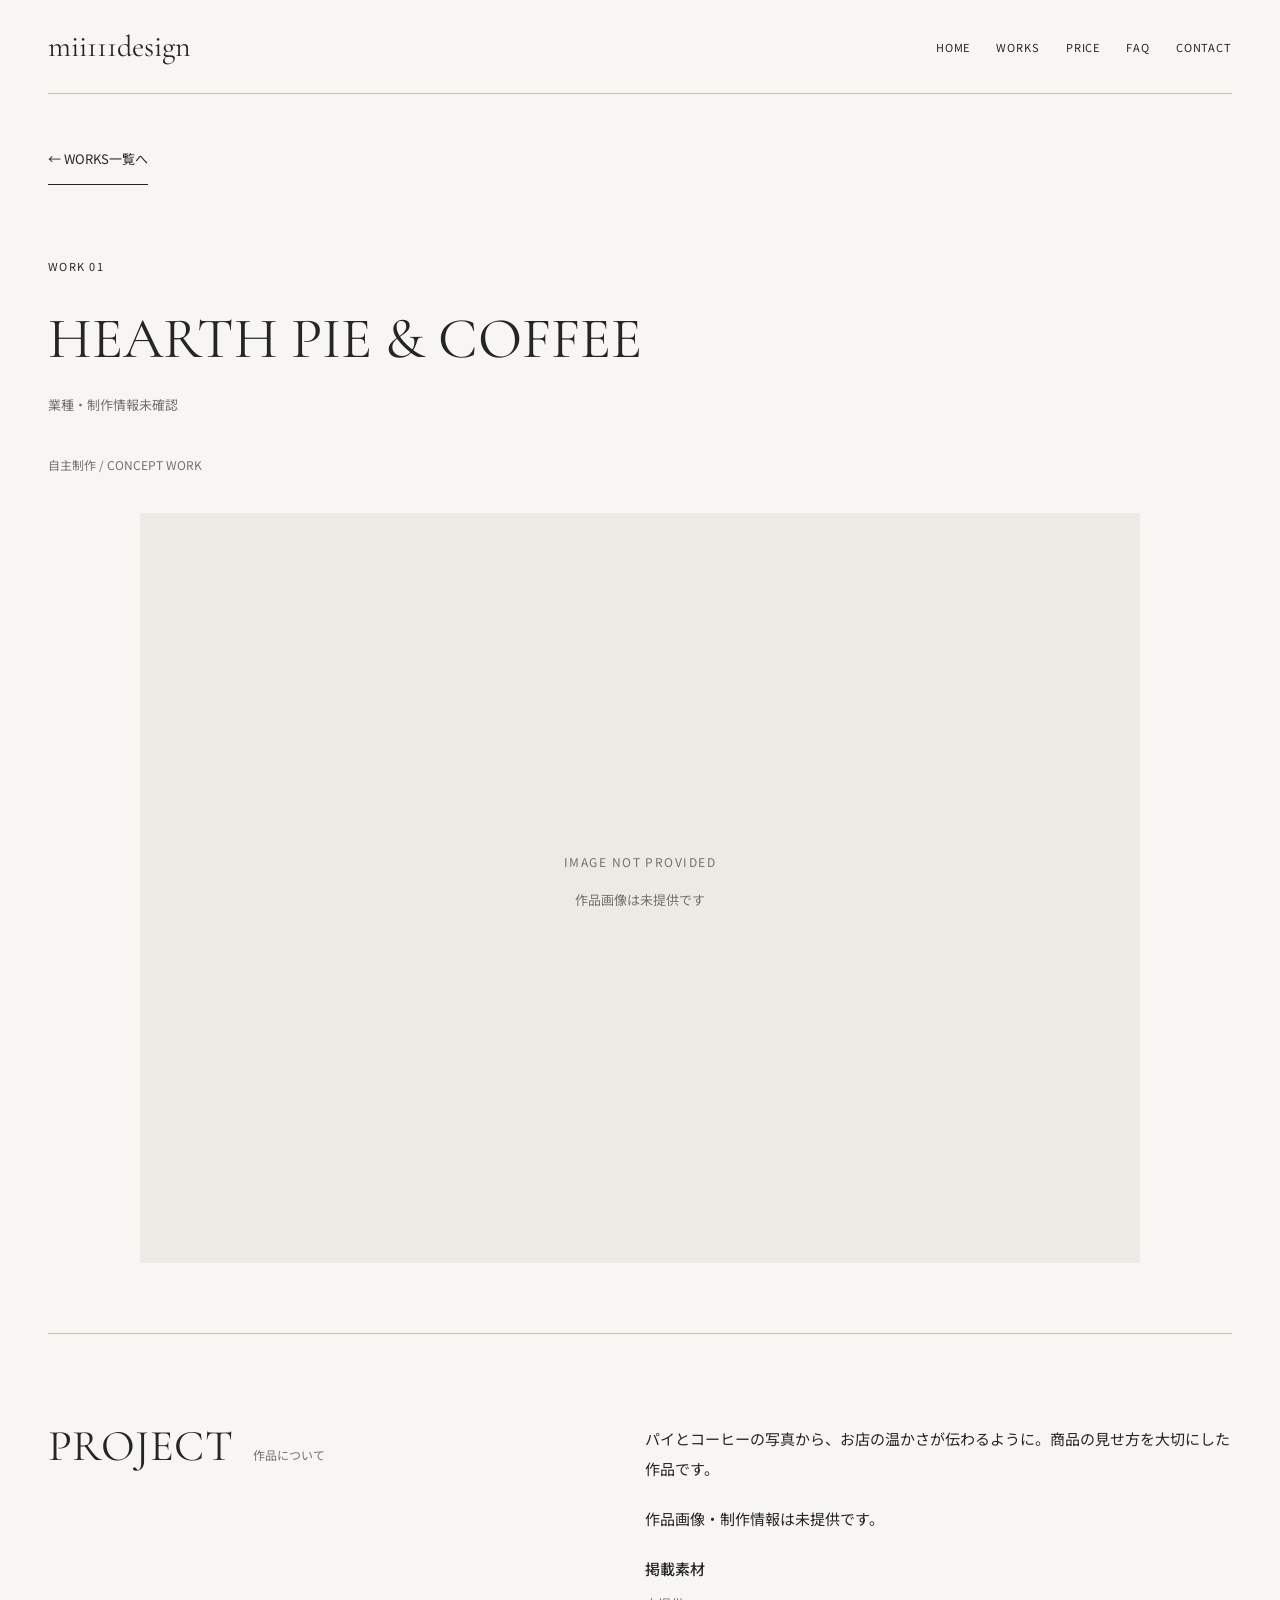
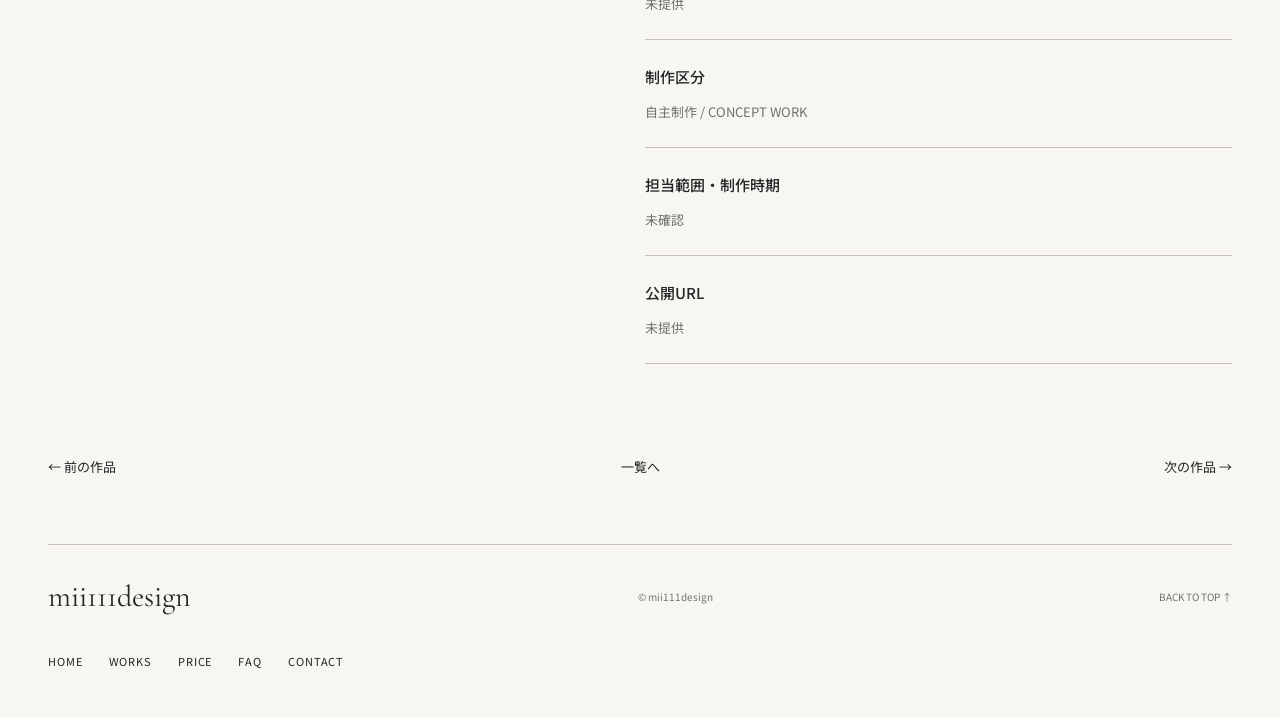
<file: works/hearth.html>
<!doctype html><html lang="ja"><head><meta charset="utf-8"><meta name="viewport" content="width=device-width,initial-scale=1"><title>HEARTH PIE & COFFEE｜制作実績｜mii111design</title><meta name="description" content="HEARTH PIE & COFFEEの作品紹介。作品画像・制作情報は未提供です。"><meta name="theme-color" content="#F7F6F3"><style>@import url('https://fonts.googleapis.com/css2?family=Cormorant+Garamond:wght@400;500&family=Noto+Sans+JP:wght@400;500&family=Noto+Serif+JP:wght@400;500&display=swap');
:root{--bg:#F7F6F3;--surface:#EDEAE5;--text:#252525;--muted:#73716E;--line:#C8C0B6;--serif:'Cormorant Garamond',Georgia,serif;--jp:'Noto Serif JP',serif}*{box-sizing:border-box}html{scroll-behavior:smooth;scroll-padding-top:32px}body{margin:0;background:var(--bg);color:var(--text);font-family:'Noto Sans JP',sans-serif;font-size:15px;line-height:2}a{color:inherit;text-decoration:none}button{font:inherit}a:focus-visible,button:focus-visible{outline:2px solid var(--text);outline-offset:6px}.wrap{width:calc(100% - 96px);max-width:1280px;margin-inline:auto}.header{min-height:94px;display:flex;align-items:center;justify-content:space-between;gap:28px;border-bottom:1px solid var(--line)}.brand{font-family:var(--serif);font-size:30px;line-height:1.2}.header nav{display:flex;gap:26px;font-size:11px;letter-spacing:.08em}.header nav a{padding-block:16px}.menu-toggle{display:none}.skip{position:absolute;left:24px;top:-100px;background:var(--bg);padding:12px;z-index:2}.skip:focus{top:8px}.hero{padding:88px 0 52px}.eyebrow{font-size:11px;letter-spacing:.13em;margin:0 0 24px}.hero-layout{display:grid;grid-template-columns:1.4fr 1fr;align-items:end;gap:60px}.hero h1{font:500 clamp(28px,2.6vw,38px)/1.65 var(--jp);letter-spacing:.02em;margin:0}.hero-layout>p{margin:0 0 10px;line-height:2.1}.mobile-break{display:none}.text-link{display:inline-flex;gap:50px;border-bottom:1px solid var(--text);padding:12px 0;font-size:13px}.hero>.text-link{margin-top:30px}.section{padding:90px 0;border-top:1px solid var(--line);scroll-margin-top:24px}.section-heading{display:flex;align-items:baseline;gap:20px;margin-bottom:36px}.section-heading h2{font:400 44px/1 var(--serif);margin:0;letter-spacing:.01em}.section-heading>p{color:var(--muted);font-size:12px;margin:0}.works-grid{display:grid;grid-template-columns:repeat(2,minmax(0,1fr));column-gap:24px;row-gap:54px}.work-image{aspect-ratio:4/3;overflow:hidden;background:var(--surface)}img{max-width:100%;display:block}.work-image img{width:100%;height:100%;object-fit:contain;transition:transform .6s ease}.work a:hover img{transform:scale(1.025)}.work-caption{display:flex;justify-content:space-between;align-items:baseline;gap:16px;margin-top:16px}.work h3{font-size:19px;font-weight:500;line-height:1.5;margin:0}.work p{font-size:12px;color:var(--muted);margin:3px 0 0}.missing{height:100%;min-height:220px;display:flex;flex-direction:column;align-items:center;justify-content:center;text-align:center;padding:24px;color:var(--muted)}.missing span{font-size:12px;letter-spacing:.12em}.missing p{font-size:13px}.note{font-size:12px;line-height:1.9;color:var(--muted);margin-top:26px}.split{display:grid;grid-template-columns:1fr 1.1fr;gap:64px}.split>.section-heading{align-self:start;flex-wrap:wrap}.copy h3,.contact h3{font:400 27px/1.8 var(--jp);margin:0 0 24px}.copy p{margin:0 0 20px;max-width:40em}.list{margin:0}.list>div{padding:22px 0;border-bottom:1px solid var(--line)}.list>div:first-child{padding-top:0}.list dt{font-weight:500}.list dd{margin:7px 0 0;color:var(--muted);font-size:13px}.contact-layout{display:grid;grid-template-columns:1fr 1.1fr;gap:64px}.contact-layout p{margin-top:0}.contact-actions{display:grid;gap:12px;margin-top:30px}.contact-actions button,.contact-actions a{display:flex;justify-content:space-between;gap:20px;align-items:center;padding:18px 20px;border:1px solid var(--line);background:transparent;color:var(--muted);text-align:left}.contact-actions span{font-size:12px}footer{display:flex;justify-content:space-between;align-items:center;gap:24px;padding:34px 0;border-top:1px solid var(--line)}footer small,footer>a:last-child{font-size:10px;color:var(--muted)}.detail{padding-top:40px}.detail>.eyebrow{margin-top:70px}.detail h1{font:400 clamp(30px,4.5vw,64px)/1.35 var(--serif);overflow-wrap:anywhere;margin:0}.category{color:var(--muted);font-size:13px;margin-bottom:36px}.detail-image{background:var(--surface);aspect-ratio:4/3;max-width:1000px;margin:0 auto 70px}.detail-image img{width:100%;height:100%;object-fit:contain}.detail-nav{display:flex;justify-content:space-between;gap:16px;padding:0 0 64px;font-size:13px}.motion .reveal{opacity:0;transform:translateY(12px);transition:opacity .65s ease,transform .65s ease}.motion .reveal.visible{opacity:1;transform:none}
@media(max-width:1000px){.wrap{width:calc(100% - 56px)}.header nav{gap:16px}.hero-layout{gap:32px}.split,.contact-layout{gap:36px}.section-heading{gap:12px}}
@media(max-width:700px){.wrap{width:calc(100% - 40px)}.header{min-height:76px;flex-wrap:wrap;gap:0}.brand{font-size:26px}.menu-toggle{display:block;background:none;border:0;padding:14px 0 14px 20px;font-size:11px;letter-spacing:.1em}.header nav{width:100%;display:grid;grid-template-columns:repeat(3,1fr);gap:0;padding:8px 0 16px}.header nav[hidden]{display:none}.header nav a{padding:12px 0;min-height:44px}.hero{padding:58px 0 40px}.hero-layout{grid-template-columns:1fr;gap:24px}.hero h1{font-size:clamp(24px,6.2vw,36px);line-height:1.8}.mobile-break{display:block}.hero-layout>p{font-size:13px}.section{padding:56px 0}.section-heading h2{font-size:38px}.works-grid{grid-template-columns:1fr;gap:36px}.work h3{font-size:18px}.split,.contact-layout{grid-template-columns:1fr;gap:8px}.copy h3,.contact h3{font-size:23px}.section-heading{margin-bottom:28px}.detail-image{margin-bottom:40px}.detail>.eyebrow{margin-top:42px}footer{flex-wrap:wrap;padding:28px 0}footer .brand{width:100%}.detail-nav{font-size:11px;gap:8px}}
@media(prefers-reduced-motion:reduce){html{scroll-behavior:auto}.motion .reveal{opacity:1;transform:none;transition:none}.work-image img{transition:none}.work a:hover img{transform:none}}
</style><link rel="stylesheet" href="../assets/additions.css?v=20261022c"><script>(()=>{try{const reduce=matchMedia('(prefers-reduced-motion:reduce)').matches;const seen=sessionStorage.getItem('mii111design-intro-v1');sessionStorage.setItem('mii111design-intro-v1','1');if(!reduce&&!seen&&performance.getEntriesByType('navigation')[0]?.type!=='reload'){document.documentElement.classList.add('loading-intro');window.miiIntroSafety=setTimeout(()=>document.documentElement.classList.remove('loading-intro','intro-playing'),4000);}}catch(e){}})();</script><script defer src="../assets/additions.js?v=20261022c"></script></head><body><div class="site-loader" aria-hidden="true"><img src="../assets/logo-loading.png" width="650" height="440" alt="" fetchpriority="high"></div><a class="skip" href="#main">本文へ移動</a><header class="header wrap"><a class="brand" href="../index.html">mii111design</a><button class="menu-toggle" type="button" aria-controls="nav" aria-expanded="false" aria-label="メニューを開く"><span class="menu-icon" aria-hidden="true"><span></span><span></span><span></span></span></button><nav id="nav" aria-label="メインナビゲーション"><a href="../index.html">HOME</a><a href="../works.html">WORKS</a><a href="../price.html">PRICE</a><a href="../faq.html">FAQ</a><a href="../index.html#contact">CONTACT</a></nav></header><main id="main" class="wrap detail"><a class="text-link" href="../works.html">← WORKS一覧へ</a><p class="eyebrow">WORK 01</p><h1>HEARTH PIE & COFFEE</h1><p class="category">業種・制作情報未確認</p><p class="note work-disclosure">自主制作 / CONCEPT WORK</p><div class="detail-image"><div class="missing"><span>IMAGE NOT PROVIDED</span><p>作品画像は未提供です</p></div></div><section class="section split"><div class="section-heading reveal"><h2>PROJECT</h2><p>作品について</p></div><div class="copy"><p class="wrap-copy">パイとコーヒーの写真から、お店の温かさが伝わるように。商品の見せ方を大切にした作品です。</p><p>作品画像・制作情報は未提供です。</p><dl class="list"><div><dt>掲載素材</dt><dd>未提供</dd></div><div><dt>制作区分</dt><dd>自主制作 / CONCEPT WORK</dd></div><div><dt>担当範囲・制作時期</dt><dd>未確認</dd></div><div><dt>公開URL</dt><dd>未提供</dd></div></dl></div></section><nav class="detail-nav" aria-label="作品間ナビゲーション"><a href="atelier-sumi.html">← 前の作品</a><a href="../works.html">一覧へ</a><a href="nolm.html">次の作品 →</a></nav></main><footer class="wrap"><a class="brand" href="../index.html">mii111design</a><small>© mii111design</small><nav class="footer-nav" aria-label="フッターナビゲーション"><a href="../index.html">HOME</a><a href="../works.html">WORKS</a><a href="../price.html">PRICE</a><a href="../faq.html">FAQ</a><a href="../index.html#contact">CONTACT</a></nav><a href="#main">BACK TO TOP ↑</a></footer><script>if('IntersectionObserver' in window&&!window.matchMedia('(prefers-reduced-motion:reduce)').matches){const observer=new IntersectionObserver(entries=>{entries.forEach(entry=>{if(entry.isIntersecting){entry.target.classList.add('visible');observer.unobserve(entry.target);}});},{threshold:.08});document.querySelectorAll('.reveal').forEach(el=>observer.observe(el));document.documentElement.classList.add('motion');}
</script></body></html>
</file>
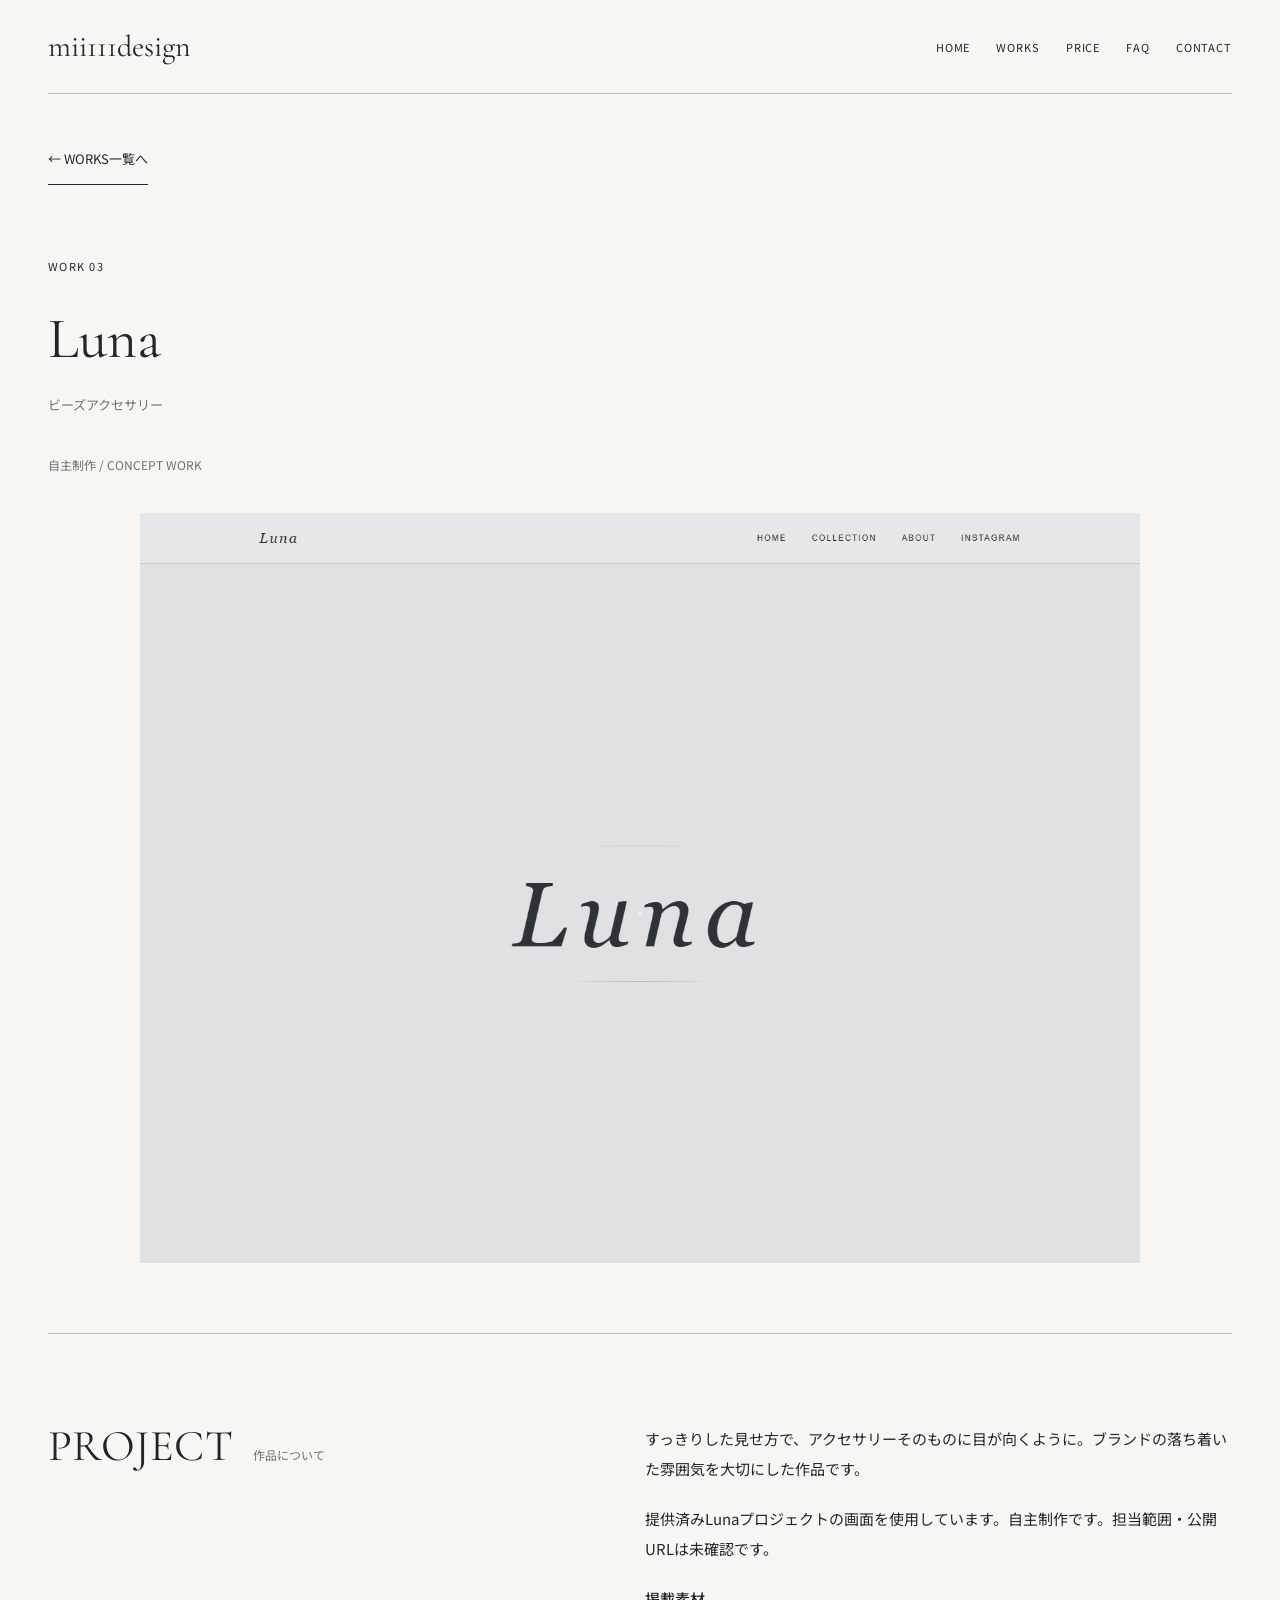
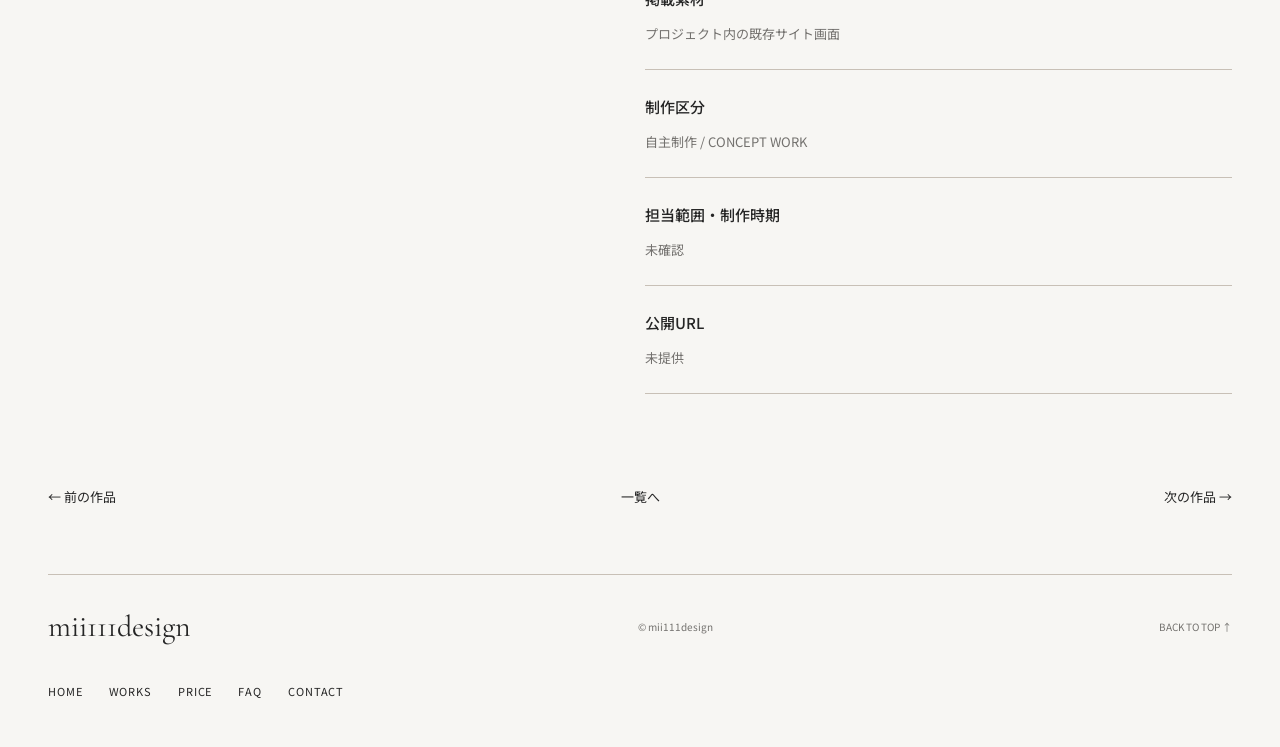
<file: works/luna.html>
<!doctype html><html lang="ja"><head><meta charset="utf-8"><meta name="viewport" content="width=device-width,initial-scale=1"><title>Luna｜制作実績｜mii111design</title><meta name="description" content="Lunaの作品紹介。提供済みLunaプロジェクトの画面を使用しています。自主制作です。担当範囲・公開URLは未確認です。"><meta name="theme-color" content="#F7F6F3"><style>@import url('https://fonts.googleapis.com/css2?family=Cormorant+Garamond:wght@400;500&family=Noto+Sans+JP:wght@400;500&family=Noto+Serif+JP:wght@400;500&display=swap');
:root{--bg:#F7F6F3;--surface:#EDEAE5;--text:#252525;--muted:#73716E;--line:#C8C0B6;--serif:'Cormorant Garamond',Georgia,serif;--jp:'Noto Serif JP',serif}*{box-sizing:border-box}html{scroll-behavior:smooth;scroll-padding-top:32px}body{margin:0;background:var(--bg);color:var(--text);font-family:'Noto Sans JP',sans-serif;font-size:15px;line-height:2}a{color:inherit;text-decoration:none}button{font:inherit}a:focus-visible,button:focus-visible{outline:2px solid var(--text);outline-offset:6px}.wrap{width:calc(100% - 96px);max-width:1280px;margin-inline:auto}.header{min-height:94px;display:flex;align-items:center;justify-content:space-between;gap:28px;border-bottom:1px solid var(--line)}.brand{font-family:var(--serif);font-size:30px;line-height:1.2}.header nav{display:flex;gap:26px;font-size:11px;letter-spacing:.08em}.header nav a{padding-block:16px}.menu-toggle{display:none}.skip{position:absolute;left:24px;top:-100px;background:var(--bg);padding:12px;z-index:2}.skip:focus{top:8px}.hero{padding:88px 0 52px}.eyebrow{font-size:11px;letter-spacing:.13em;margin:0 0 24px}.hero-layout{display:grid;grid-template-columns:1.4fr 1fr;align-items:end;gap:60px}.hero h1{font:500 clamp(28px,2.6vw,38px)/1.65 var(--jp);letter-spacing:.02em;margin:0}.hero-layout>p{margin:0 0 10px;line-height:2.1}.mobile-break{display:none}.text-link{display:inline-flex;gap:50px;border-bottom:1px solid var(--text);padding:12px 0;font-size:13px}.hero>.text-link{margin-top:30px}.section{padding:90px 0;border-top:1px solid var(--line);scroll-margin-top:24px}.section-heading{display:flex;align-items:baseline;gap:20px;margin-bottom:36px}.section-heading h2{font:400 44px/1 var(--serif);margin:0;letter-spacing:.01em}.section-heading>p{color:var(--muted);font-size:12px;margin:0}.works-grid{display:grid;grid-template-columns:repeat(2,minmax(0,1fr));column-gap:24px;row-gap:54px}.work-image{aspect-ratio:4/3;overflow:hidden;background:var(--surface)}img{max-width:100%;display:block}.work-image img{width:100%;height:100%;object-fit:contain;transition:transform .6s ease}.work a:hover img{transform:scale(1.025)}.work-caption{display:flex;justify-content:space-between;align-items:baseline;gap:16px;margin-top:16px}.work h3{font-size:19px;font-weight:500;line-height:1.5;margin:0}.work p{font-size:12px;color:var(--muted);margin:3px 0 0}.missing{height:100%;min-height:220px;display:flex;flex-direction:column;align-items:center;justify-content:center;text-align:center;padding:24px;color:var(--muted)}.missing span{font-size:12px;letter-spacing:.12em}.missing p{font-size:13px}.note{font-size:12px;line-height:1.9;color:var(--muted);margin-top:26px}.split{display:grid;grid-template-columns:1fr 1.1fr;gap:64px}.split>.section-heading{align-self:start;flex-wrap:wrap}.copy h3,.contact h3{font:400 27px/1.8 var(--jp);margin:0 0 24px}.copy p{margin:0 0 20px;max-width:40em}.list{margin:0}.list>div{padding:22px 0;border-bottom:1px solid var(--line)}.list>div:first-child{padding-top:0}.list dt{font-weight:500}.list dd{margin:7px 0 0;color:var(--muted);font-size:13px}.contact-layout{display:grid;grid-template-columns:1fr 1.1fr;gap:64px}.contact-layout p{margin-top:0}.contact-actions{display:grid;gap:12px;margin-top:30px}.contact-actions button,.contact-actions a{display:flex;justify-content:space-between;gap:20px;align-items:center;padding:18px 20px;border:1px solid var(--line);background:transparent;color:var(--muted);text-align:left}.contact-actions span{font-size:12px}footer{display:flex;justify-content:space-between;align-items:center;gap:24px;padding:34px 0;border-top:1px solid var(--line)}footer small,footer>a:last-child{font-size:10px;color:var(--muted)}.detail{padding-top:40px}.detail>.eyebrow{margin-top:70px}.detail h1{font:400 clamp(30px,4.5vw,64px)/1.35 var(--serif);overflow-wrap:anywhere;margin:0}.category{color:var(--muted);font-size:13px;margin-bottom:36px}.detail-image{background:var(--surface);aspect-ratio:4/3;max-width:1000px;margin:0 auto 70px}.detail-image img{width:100%;height:100%;object-fit:contain}.detail-nav{display:flex;justify-content:space-between;gap:16px;padding:0 0 64px;font-size:13px}.motion .reveal{opacity:0;transform:translateY(12px);transition:opacity .65s ease,transform .65s ease}.motion .reveal.visible{opacity:1;transform:none}
@media(max-width:1000px){.wrap{width:calc(100% - 56px)}.header nav{gap:16px}.hero-layout{gap:32px}.split,.contact-layout{gap:36px}.section-heading{gap:12px}}
@media(max-width:700px){.wrap{width:calc(100% - 40px)}.header{min-height:76px;flex-wrap:wrap;gap:0}.brand{font-size:26px}.menu-toggle{display:block;background:none;border:0;padding:14px 0 14px 20px;font-size:11px;letter-spacing:.1em}.header nav{width:100%;display:grid;grid-template-columns:repeat(3,1fr);gap:0;padding:8px 0 16px}.header nav[hidden]{display:none}.header nav a{padding:12px 0;min-height:44px}.hero{padding:58px 0 40px}.hero-layout{grid-template-columns:1fr;gap:24px}.hero h1{font-size:clamp(24px,6.2vw,36px);line-height:1.8}.mobile-break{display:block}.hero-layout>p{font-size:13px}.section{padding:56px 0}.section-heading h2{font-size:38px}.works-grid{grid-template-columns:1fr;gap:36px}.work h3{font-size:18px}.split,.contact-layout{grid-template-columns:1fr;gap:8px}.copy h3,.contact h3{font-size:23px}.section-heading{margin-bottom:28px}.detail-image{margin-bottom:40px}.detail>.eyebrow{margin-top:42px}footer{flex-wrap:wrap;padding:28px 0}footer .brand{width:100%}.detail-nav{font-size:11px;gap:8px}}
@media(prefers-reduced-motion:reduce){html{scroll-behavior:auto}.motion .reveal{opacity:1;transform:none;transition:none}.work-image img{transition:none}.work a:hover img{transform:none}}
</style><link rel="stylesheet" href="../assets/additions.css?v=20261022c"><script>(()=>{try{const reduce=matchMedia('(prefers-reduced-motion:reduce)').matches;const seen=sessionStorage.getItem('mii111design-intro-v1');sessionStorage.setItem('mii111design-intro-v1','1');if(!reduce&&!seen&&performance.getEntriesByType('navigation')[0]?.type!=='reload'){document.documentElement.classList.add('loading-intro');window.miiIntroSafety=setTimeout(()=>document.documentElement.classList.remove('loading-intro','intro-playing'),4000);}}catch(e){}})();</script><script defer src="../assets/additions.js?v=20261022c"></script></head><body><div class="site-loader" aria-hidden="true"><img src="../assets/logo-loading.png" width="650" height="440" alt="" fetchpriority="high"></div><a class="skip" href="#main">本文へ移動</a><header class="header wrap"><a class="brand" href="../index.html">mii111design</a><button class="menu-toggle" type="button" aria-controls="nav" aria-expanded="false" aria-label="メニューを開く"><span class="menu-icon" aria-hidden="true"><span></span><span></span><span></span></span></button><nav id="nav" aria-label="メインナビゲーション"><a href="../index.html">HOME</a><a href="../works.html">WORKS</a><a href="../price.html">PRICE</a><a href="../faq.html">FAQ</a><a href="../index.html#contact">CONTACT</a></nav></header><main id="main" class="wrap detail"><a class="text-link" href="../works.html">← WORKS一覧へ</a><p class="eyebrow">WORK 03</p><h1>Luna</h1><p class="category">ビーズアクセサリー</p><p class="note work-disclosure">自主制作 / CONCEPT WORK</p><div class="detail-image"><img src="[data-uri]" width="1440" height="1080" alt="Lunaの既存Webサイト画面" loading="lazy"></div><section class="section split"><div class="section-heading reveal"><h2>PROJECT</h2><p>作品について</p></div><div class="copy"><p>すっきりした見せ方で、アクセサリーそのものに目が向くように。ブランドの落ち着いた雰囲気を大切にした作品です。</p><p class="wrap-copy">提供済みLunaプロジェクトの画面を使用しています。自主制作です。担当範囲・公開URLは未確認です。</p><dl class="list"><div><dt>掲載素材</dt><dd>プロジェクト内の既存サイト画面</dd></div><div><dt>制作区分</dt><dd>自主制作 / CONCEPT WORK</dd></div><div><dt>担当範囲・制作時期</dt><dd>未確認</dd></div><div><dt>公開URL</dt><dd>未提供</dd></div></dl></div></section><nav class="detail-nav" aria-label="作品間ナビゲーション"><a href="nolm.html">← 前の作品</a><a href="../works.html">一覧へ</a><a href="atelier-sumi.html">次の作品 →</a></nav></main><footer class="wrap"><a class="brand" href="../index.html">mii111design</a><small>© mii111design</small><nav class="footer-nav" aria-label="フッターナビゲーション"><a href="../index.html">HOME</a><a href="../works.html">WORKS</a><a href="../price.html">PRICE</a><a href="../faq.html">FAQ</a><a href="../index.html#contact">CONTACT</a></nav><a href="#main">BACK TO TOP ↑</a></footer><script>if('IntersectionObserver' in window&&!window.matchMedia('(prefers-reduced-motion:reduce)').matches){const observer=new IntersectionObserver(entries=>{entries.forEach(entry=>{if(entry.isIntersecting){entry.target.classList.add('visible');observer.unobserve(entry.target);}});},{threshold:.08});document.querySelectorAll('.reveal').forEach(el=>observer.observe(el));document.documentElement.classList.add('motion');}
</script></body></html>
</file>
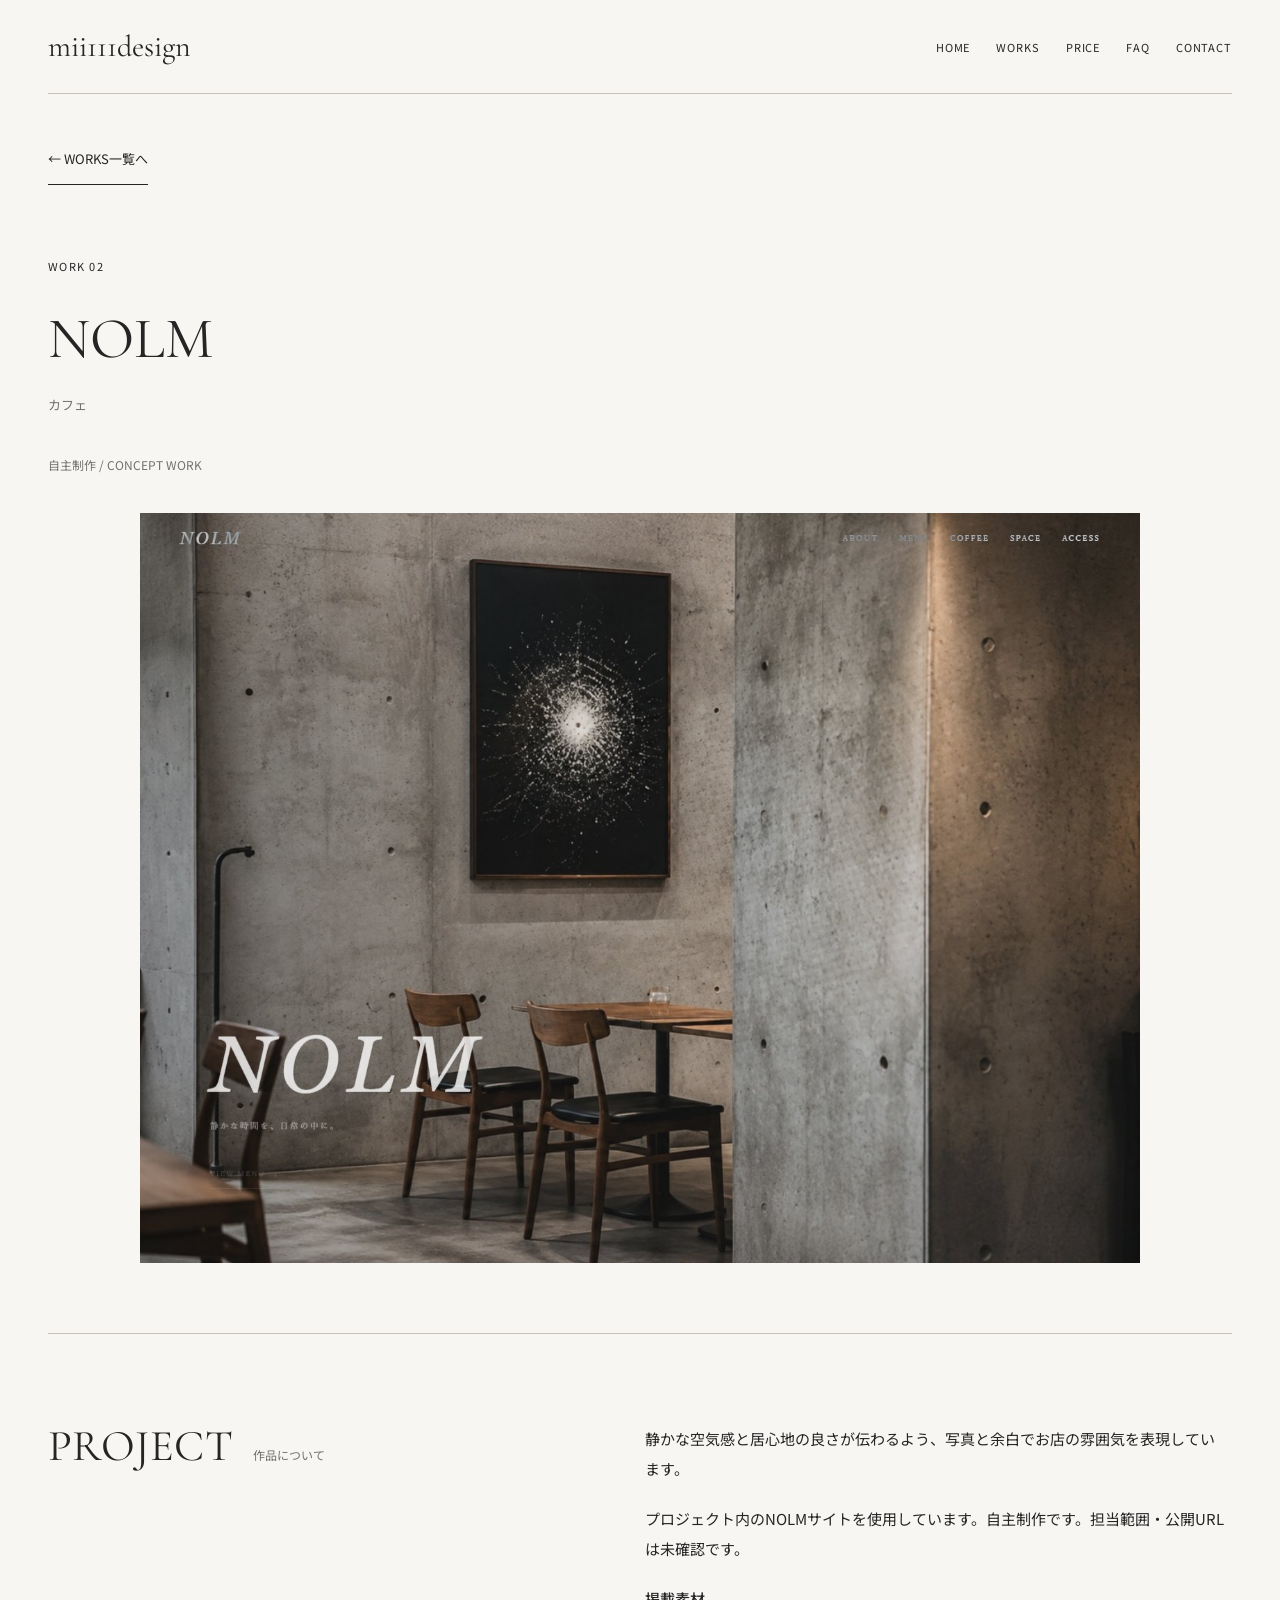
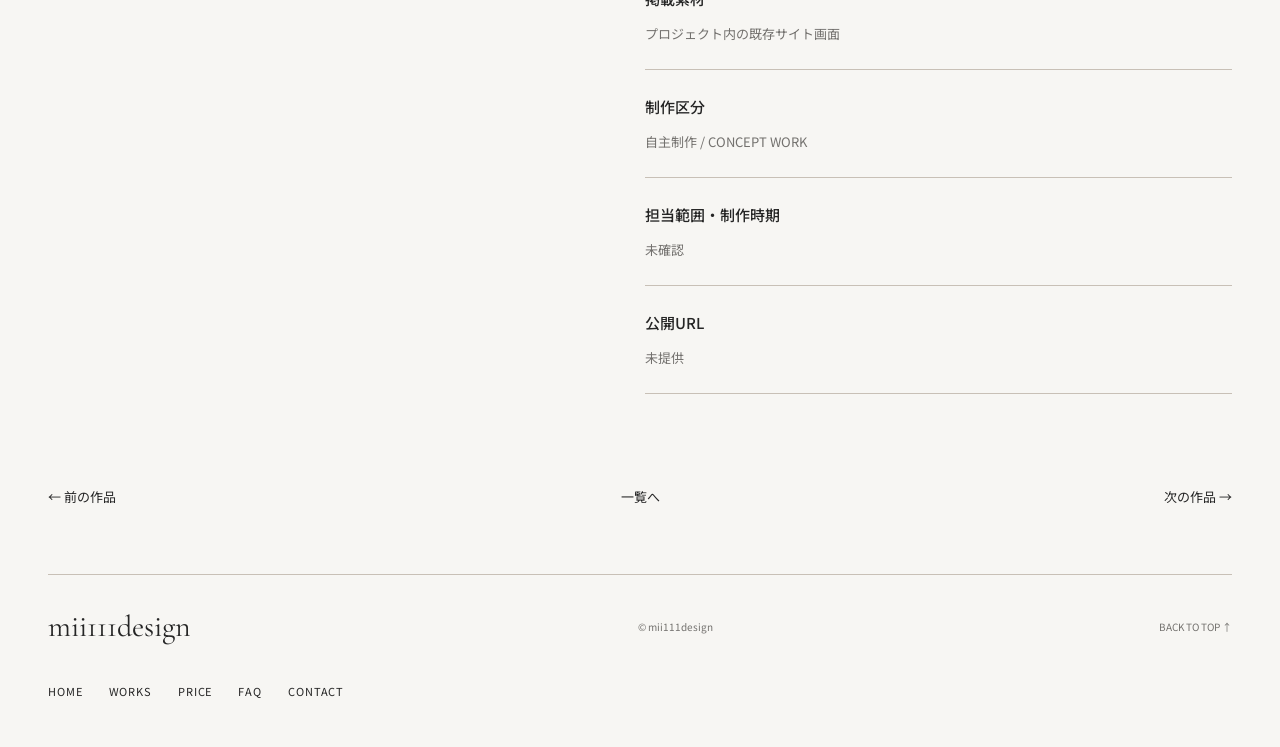
<file: works/nolm.html>
<!doctype html><html lang="ja"><head><meta charset="utf-8"><meta name="viewport" content="width=device-width,initial-scale=1"><title>NOLM｜制作実績｜mii111design</title><meta name="description" content="NOLMの作品紹介。プロジェクト内のNOLMサイトを使用しています。自主制作です。担当範囲・公開URLは未確認です。"><meta name="theme-color" content="#F7F6F3"><style>@import url('https://fonts.googleapis.com/css2?family=Cormorant+Garamond:wght@400;500&family=Noto+Sans+JP:wght@400;500&family=Noto+Serif+JP:wght@400;500&display=swap');
:root{--bg:#F7F6F3;--surface:#EDEAE5;--text:#252525;--muted:#73716E;--line:#C8C0B6;--serif:'Cormorant Garamond',Georgia,serif;--jp:'Noto Serif JP',serif}*{box-sizing:border-box}html{scroll-behavior:smooth;scroll-padding-top:32px}body{margin:0;background:var(--bg);color:var(--text);font-family:'Noto Sans JP',sans-serif;font-size:15px;line-height:2}a{color:inherit;text-decoration:none}button{font:inherit}a:focus-visible,button:focus-visible{outline:2px solid var(--text);outline-offset:6px}.wrap{width:calc(100% - 96px);max-width:1280px;margin-inline:auto}.header{min-height:94px;display:flex;align-items:center;justify-content:space-between;gap:28px;border-bottom:1px solid var(--line)}.brand{font-family:var(--serif);font-size:30px;line-height:1.2}.header nav{display:flex;gap:26px;font-size:11px;letter-spacing:.08em}.header nav a{padding-block:16px}.menu-toggle{display:none}.skip{position:absolute;left:24px;top:-100px;background:var(--bg);padding:12px;z-index:2}.skip:focus{top:8px}.hero{padding:88px 0 52px}.eyebrow{font-size:11px;letter-spacing:.13em;margin:0 0 24px}.hero-layout{display:grid;grid-template-columns:1.4fr 1fr;align-items:end;gap:60px}.hero h1{font:500 clamp(28px,2.6vw,38px)/1.65 var(--jp);letter-spacing:.02em;margin:0}.hero-layout>p{margin:0 0 10px;line-height:2.1}.mobile-break{display:none}.text-link{display:inline-flex;gap:50px;border-bottom:1px solid var(--text);padding:12px 0;font-size:13px}.hero>.text-link{margin-top:30px}.section{padding:90px 0;border-top:1px solid var(--line);scroll-margin-top:24px}.section-heading{display:flex;align-items:baseline;gap:20px;margin-bottom:36px}.section-heading h2{font:400 44px/1 var(--serif);margin:0;letter-spacing:.01em}.section-heading>p{color:var(--muted);font-size:12px;margin:0}.works-grid{display:grid;grid-template-columns:repeat(2,minmax(0,1fr));column-gap:24px;row-gap:54px}.work-image{aspect-ratio:4/3;overflow:hidden;background:var(--surface)}img{max-width:100%;display:block}.work-image img{width:100%;height:100%;object-fit:contain;transition:transform .6s ease}.work a:hover img{transform:scale(1.025)}.work-caption{display:flex;justify-content:space-between;align-items:baseline;gap:16px;margin-top:16px}.work h3{font-size:19px;font-weight:500;line-height:1.5;margin:0}.work p{font-size:12px;color:var(--muted);margin:3px 0 0}.missing{height:100%;min-height:220px;display:flex;flex-direction:column;align-items:center;justify-content:center;text-align:center;padding:24px;color:var(--muted)}.missing span{font-size:12px;letter-spacing:.12em}.missing p{font-size:13px}.note{font-size:12px;line-height:1.9;color:var(--muted);margin-top:26px}.split{display:grid;grid-template-columns:1fr 1.1fr;gap:64px}.split>.section-heading{align-self:start;flex-wrap:wrap}.copy h3,.contact h3{font:400 27px/1.8 var(--jp);margin:0 0 24px}.copy p{margin:0 0 20px;max-width:40em}.list{margin:0}.list>div{padding:22px 0;border-bottom:1px solid var(--line)}.list>div:first-child{padding-top:0}.list dt{font-weight:500}.list dd{margin:7px 0 0;color:var(--muted);font-size:13px}.contact-layout{display:grid;grid-template-columns:1fr 1.1fr;gap:64px}.contact-layout p{margin-top:0}.contact-actions{display:grid;gap:12px;margin-top:30px}.contact-actions button,.contact-actions a{display:flex;justify-content:space-between;gap:20px;align-items:center;padding:18px 20px;border:1px solid var(--line);background:transparent;color:var(--muted);text-align:left}.contact-actions span{font-size:12px}footer{display:flex;justify-content:space-between;align-items:center;gap:24px;padding:34px 0;border-top:1px solid var(--line)}footer small,footer>a:last-child{font-size:10px;color:var(--muted)}.detail{padding-top:40px}.detail>.eyebrow{margin-top:70px}.detail h1{font:400 clamp(30px,4.5vw,64px)/1.35 var(--serif);overflow-wrap:anywhere;margin:0}.category{color:var(--muted);font-size:13px;margin-bottom:36px}.detail-image{background:var(--surface);aspect-ratio:4/3;max-width:1000px;margin:0 auto 70px}.detail-image img{width:100%;height:100%;object-fit:contain}.detail-nav{display:flex;justify-content:space-between;gap:16px;padding:0 0 64px;font-size:13px}.motion .reveal{opacity:0;transform:translateY(12px);transition:opacity .65s ease,transform .65s ease}.motion .reveal.visible{opacity:1;transform:none}
@media(max-width:1000px){.wrap{width:calc(100% - 56px)}.header nav{gap:16px}.hero-layout{gap:32px}.split,.contact-layout{gap:36px}.section-heading{gap:12px}}
@media(max-width:700px){.wrap{width:calc(100% - 40px)}.header{min-height:76px;flex-wrap:wrap;gap:0}.brand{font-size:26px}.menu-toggle{display:block;background:none;border:0;padding:14px 0 14px 20px;font-size:11px;letter-spacing:.1em}.header nav{width:100%;display:grid;grid-template-columns:repeat(3,1fr);gap:0;padding:8px 0 16px}.header nav[hidden]{display:none}.header nav a{padding:12px 0;min-height:44px}.hero{padding:58px 0 40px}.hero-layout{grid-template-columns:1fr;gap:24px}.hero h1{font-size:clamp(24px,6.2vw,36px);line-height:1.8}.mobile-break{display:block}.hero-layout>p{font-size:13px}.section{padding:56px 0}.section-heading h2{font-size:38px}.works-grid{grid-template-columns:1fr;gap:36px}.work h3{font-size:18px}.split,.contact-layout{grid-template-columns:1fr;gap:8px}.copy h3,.contact h3{font-size:23px}.section-heading{margin-bottom:28px}.detail-image{margin-bottom:40px}.detail>.eyebrow{margin-top:42px}footer{flex-wrap:wrap;padding:28px 0}footer .brand{width:100%}.detail-nav{font-size:11px;gap:8px}}
@media(prefers-reduced-motion:reduce){html{scroll-behavior:auto}.motion .reveal{opacity:1;transform:none;transition:none}.work-image img{transition:none}.work a:hover img{transform:none}}
</style><link rel="stylesheet" href="../assets/additions.css?v=20261022c"><script>(()=>{try{const reduce=matchMedia('(prefers-reduced-motion:reduce)').matches;const seen=sessionStorage.getItem('mii111design-intro-v1');sessionStorage.setItem('mii111design-intro-v1','1');if(!reduce&&!seen&&performance.getEntriesByType('navigation')[0]?.type!=='reload'){document.documentElement.classList.add('loading-intro');window.miiIntroSafety=setTimeout(()=>document.documentElement.classList.remove('loading-intro','intro-playing'),4000);}}catch(e){}})();</script><script defer src="../assets/additions.js?v=20261022c"></script></head><body><div class="site-loader" aria-hidden="true"><img src="../assets/logo-loading.png" width="650" height="440" alt="" fetchpriority="high"></div><a class="skip" href="#main">本文へ移動</a><header class="header wrap"><a class="brand" href="../index.html">mii111design</a><button class="menu-toggle" type="button" aria-controls="nav" aria-expanded="false" aria-label="メニューを開く"><span class="menu-icon" aria-hidden="true"><span></span><span></span><span></span></span></button><nav id="nav" aria-label="メインナビゲーション"><a href="../index.html">HOME</a><a href="../works.html">WORKS</a><a href="../price.html">PRICE</a><a href="../faq.html">FAQ</a><a href="../index.html#contact">CONTACT</a></nav></header><main id="main" class="wrap detail"><a class="text-link" href="../works.html">← WORKS一覧へ</a><p class="eyebrow">WORK 02</p><h1>NOLM</h1><p class="category">カフェ</p><p class="note work-disclosure">自主制作 / CONCEPT WORK</p><div class="detail-image"><img src="[data-uri]" width="1440" height="1080" alt="NOLMの既存Webサイト画面" loading="lazy"></div><section class="section split"><div class="section-heading reveal"><h2>PROJECT</h2><p>作品について</p></div><div class="copy"><p class="wrap-copy">静かな空気感と居心地の良さが伝わるよう、写真と余白でお店の雰囲気を表現しています。</p><p>プロジェクト内のNOLMサイトを使用しています。自主制作です。担当範囲・公開URLは未確認です。</p><dl class="list"><div><dt>掲載素材</dt><dd>プロジェクト内の既存サイト画面</dd></div><div><dt>制作区分</dt><dd>自主制作 / CONCEPT WORK</dd></div><div><dt>担当範囲・制作時期</dt><dd>未確認</dd></div><div><dt>公開URL</dt><dd>未提供</dd></div></dl></div></section><nav class="detail-nav" aria-label="作品間ナビゲーション"><a href="hearth.html">← 前の作品</a><a href="../works.html">一覧へ</a><a href="luna.html">次の作品 →</a></nav></main><footer class="wrap"><a class="brand" href="../index.html">mii111design</a><small>© mii111design</small><nav class="footer-nav" aria-label="フッターナビゲーション"><a href="../index.html">HOME</a><a href="../works.html">WORKS</a><a href="../price.html">PRICE</a><a href="../faq.html">FAQ</a><a href="../index.html#contact">CONTACT</a></nav><a href="#main">BACK TO TOP ↑</a></footer><script>if('IntersectionObserver' in window&&!window.matchMedia('(prefers-reduced-motion:reduce)').matches){const observer=new IntersectionObserver(entries=>{entries.forEach(entry=>{if(entry.isIntersecting){entry.target.classList.add('visible');observer.unobserve(entry.target);}});},{threshold:.08});document.querySelectorAll('.reveal').forEach(el=>observer.observe(el));document.documentElement.classList.add('motion');}
</script></body></html>
</file>
<file: assets/additions.css>
.title-line{position:relative;display:inline-block}.title-line::after{content:"";position:absolute;left:0;right:0;bottom:-8px;height:1px;background:currentColor;transform:scaleX(1);transform-origin:left}.underline-motion .title-line::after{transform:scaleX(0);transition:transform .7s ease}.underline-motion .title-line.line-visible::after{transform:scaleX(1)}
footer{flex-wrap:wrap}.footer-nav{order:1;flex-basis:100%;display:flex;flex-wrap:wrap;gap:0 26px;font-size:11px;letter-spacing:.08em}.footer-nav a{display:inline-flex;align-items:center;min-height:44px}.contact-actions .email-link{flex-wrap:wrap;gap:4px 20px}.email-link span{min-width:0;overflow-wrap:anywhere}.work-disclosure{margin:0 0 36px}
.site-loader{display:none}.loading-intro .site-loader{display:flex;position:fixed;inset:0;z-index:1000;align-items:center;justify-content:center;background:#fff;pointer-events:all}.site-loader img{width:min(320px,70vw);height:auto;opacity:0}.loading-intro.intro-playing .site-loader{animation:intro-out .5s ease .9s forwards}.intro-playing .site-loader img{animation:intro-in .5s ease forwards}@keyframes intro-in{to{opacity:1}}@keyframes intro-out{to{opacity:0;visibility:hidden}}@media(prefers-reduced-motion:reduce){.loading-intro .site-loader{display:none}.underline-motion .title-line::after{transform:scaleX(1);transition:none}.intro-playing .site-loader,.intro-playing .site-loader img{animation:none}}
.loading-intro body>:is(header,main,footer){filter:blur(8px);opacity:.7}.site-revealing body>:is(header,main,footer){animation:site-clarify .9s cubic-bezier(.22,1,.36,1) both}@keyframes site-clarify{from{filter:blur(8px);opacity:.7}to{filter:blur(0);opacity:1}}@media(prefers-reduced-motion:reduce){.loading-intro body>:is(header,main,footer){filter:none;opacity:1}.site-revealing body>:is(header,main,footer){animation:none;filter:none;opacity:1}}

/* Original image is displayed through four rectangular windows without editing pixels. */
.pc-marquee{overflow:hidden;margin-top:36px;padding-block:24px;background:var(--bg);width:100vw;margin-inline:calc((100% - 100vw)/2)}.pc-track{display:flex;width:max-content;animation:pc-drift 72s linear infinite}.pc-group{display:flex;gap:24px;padding-right:24px}.pc-window{position:relative;overflow:hidden;width:clamp(260px,32vw,420px);aspect-ratio:540/440;flex:none}.pc-window img{position:absolute;width:232.222222%;max-width:none;height:auto;top:-40.909091%}.pc-1 img,.pc-3 img{left:-17.592593%}.pc-2 img,.pc-4 img{left:-114.814815%}.pc-3 img,.pc-4 img{top:-141.818182%}.about-photo{width:100%;height:auto;margin-bottom:28px}@keyframes pc-drift{to{transform:translateX(-50%)}}@media(prefers-reduced-motion:reduce){.pc-track{animation:none}.pc-marquee{overflow-x:auto}}



.about-layout{display:grid;grid-template-columns:2fr 3fr;gap:64px;align-items:start}.about-layout .about-photo{margin:0}.profile-list{display:grid;gap:28px}.profile-list h3{font-size:16px;font-weight:500;line-height:1.8;margin:0 0 10px}.profile-list p{margin:0;font-size:14px}.consultation-circles{list-style:none;padding:0;margin:48px auto 0;max-width:960px;display:grid;grid-template-columns:repeat(3,minmax(0,1fr));gap:28px 48px}.consultation-circles>li{aspect-ratio:1;background:var(--surface);border-radius:50%;display:flex;align-items:center;justify-content:center;text-align:center;padding:16px;line-height:1.8}.consultation-note{max-width:48em;margin:36px auto 0}.faq-item{border-bottom:1px solid var(--line)}.faq-item h3{margin:0;font-size:15px;font-weight:500}.faq-item button{width:100%;display:flex;align-items:center;justify-content:space-between;gap:24px;min-height:64px;padding:20px 0;border:0;background:transparent;color:inherit;text-align:left;line-height:1.8;cursor:pointer}.faq-item button span{flex:none;font-size:17px;font-weight:400}.faq-answer{display:grid;grid-template-rows:0fr;visibility:hidden;transition:grid-template-rows .3s ease,visibility .3s}.faq-answer>div{min-height:0;overflow:hidden}.faq-answer p{font-size:14px;color:var(--muted);margin:0;padding:0 0 24px}.faq-answer.faq-open{grid-template-rows:1fr;visibility:visible}
@media(max-width:1000px){.about-layout{gap:36px}.consultation-circles{gap:24px}}
@media(max-width:700px){.about-layout{grid-template-columns:1fr;gap:28px}.profile-list{gap:26px}.profile-list p{font-size:14px}.consultation-circles{grid-template-columns:repeat(2,minmax(0,1fr));gap:16px;margin-top:36px}.consultation-circles>li{font-size:clamp(12px,3.2vw,15px);padding:10px}.faq-item button{gap:16px}.faq-answer p{font-size:14px}}
@media(prefers-reduced-motion:reduce){.circle-motion .consultation-circles>li{opacity:1;transform:none;transition:none}.faq-answer{transition:none}}
#consultation>.section-heading{flex-wrap:wrap}

.hero>.price-link{display:flex;width:max-content;margin-top:16px}#price>.section-heading{display:block}#price>.section-heading>p{margin-top:20px}.price-intro{max-width:52em;margin:0 0 36px}

.wrap-copy{text-wrap:pretty}.wrap-phrase{white-space:nowrap}

.pc-screen{position:absolute;left:10%;top:10.227273%;width:79.62963%;height:62.045455%;overflow:hidden;z-index:1;pointer-events:none}.pc-3 .pc-screen,.pc-4 .pc-screen{top:9.772727%}.pc-window .pc-screen img{position:absolute;inset:0;width:100%;height:100%;max-width:100%;object-fit:cover;opacity:0;transition:none;z-index:0}.pc-screen img.screen-active{opacity:1;z-index:1}.pc-screen img.screen-incoming{opacity:1;z-index:2;transition:opacity .6s ease}@media(prefers-reduced-motion:reduce){.pc-window .pc-screen img{transition:none}}

.concept-photo{display:block;width:100%;height:auto;margin-top:28px}
.service-motion #service .list>div{opacity:0;transform:translateY(20px);transition:opacity .7s ease var(--service-delay),transform .7s ease var(--service-delay)}.service-motion #service .list>.service-visible{opacity:1;transform:none}
@media(max-width:700px){.menu-toggle{min-width:44px;min-height:44px;display:flex;align-items:center;justify-content:flex-end}.menu-icon{position:relative;display:block;width:24px;height:18px}.menu-icon>span{position:absolute;left:0;width:24px;height:1px;background:currentColor;transition:transform .3s ease,opacity .3s ease}.menu-icon>span:nth-child(1){top:0}.menu-icon>span:nth-child(2){top:8px}.menu-icon>span:nth-child(3){top:16px}.menu-toggle[aria-expanded="true"] .menu-icon>span:nth-child(1){transform:translateY(8px) rotate(45deg)}.menu-toggle[aria-expanded="true"] .menu-icon>span:nth-child(2){opacity:0}.menu-toggle[aria-expanded="true"] .menu-icon>span:nth-child(3){transform:translateY(-8px) rotate(-45deg)}.header nav{grid-template-columns:1fr}}
@media(prefers-reduced-motion:reduce){.service-motion #service .list>div{opacity:1;transform:none;transition:none}.menu-icon>span{transition:none}}


@media(max-width:700px){#service dd,.consultation-note,.faq-answer p,.work>p,.price-intro,#price dd p,#price .note li{line-break:strict;word-break:normal;overflow-wrap:break-word;text-wrap:pretty;min-width:0}#service dt,.profile-list h3,.faq-item button{line-break:strict;text-wrap:pretty}.section-heading>p{white-space:nowrap}}


@media(max-width:380px){#consultation .section-heading h2{font-size:clamp(30px,9vw,34px)}}
@supports(word-break:auto-phrase){@media(max-width:700px){#service dd,.consultation-note,.faq-answer p,.work>p,.price-intro,#price dd p,#price .note li,.circle-description,.faq-item button{word-break:auto-phrase}}}



.consultation-circles>li{aspect-ratio:auto;background:none;border-radius:0;display:grid;grid-template-columns:minmax(0,1fr);grid-template-rows:auto 1fr;align-content:start;justify-content:stretch;justify-items:center;align-items:start;min-width:0;padding:0;text-align:left;line-height:1.85}.consultation-circle{width:100%;aspect-ratio:1;border-radius:50%;background:var(--surface);display:flex;align-items:center;justify-content:center;padding:16px;text-align:center;line-height:1.8}.consultation-description{width:100%;list-style:disc;margin:24px 0 0;padding-left:1.25em;font-size:14px;line-height:1.85;line-break:strict;word-break:normal;overflow-wrap:break-word;text-wrap:pretty}.consultation-description>li+li{margin-top:8px}.circle-motion .consultation-circle{opacity:0;transform:translateY(20px);transition:opacity .6s ease,transform .6s ease,outline-color .3s ease}.circle-motion .consultation-description{opacity:0;transform:translateY(12px);transition:opacity .6s ease .2s,transform .6s ease .2s}.circle-motion .circle-visible>.consultation-circle,.circle-motion .circle-visible>.consultation-description{opacity:1;transform:none}
@media(max-width:1000px){.consultation-circles{gap:40px 24px}}@media(min-width:1001px){.consultation-circles{row-gap:48px}}@media(max-width:700px){.consultation-circles{grid-template-columns:1fr;gap:40px;max-width:420px}.consultation-circles>li{font-size:15px;padding:0}.consultation-circle{width:min(220px,80%)}.consultation-description{margin-top:24px;max-width:24em}}
@supports(word-break:auto-phrase){.consultation-description{word-break:auto-phrase}}@media(prefers-reduced-motion:reduce){.circle-motion .consultation-circle,.circle-motion .consultation-description{opacity:1;transform:none;transition:none}}

.hero-layout>p{font-size:14px;max-width:32em;text-wrap:pretty;line-break:strict}.hero-actions{display:flex;flex-wrap:wrap;align-items:center;gap:12px 36px;margin-top:24px}.hero-actions .consultation-link{order:-1;font-weight:500}.work-intent{margin:20px 0 0;font-size:14px;line-height:1.85}.work-intent>div+div{margin-top:14px}.work-intent dt{font-size:12px;color:var(--muted);margin-bottom:4px}.work-intent dd{margin:0;text-wrap:pretty;line-break:strict}.work-consult{margin-top:16px}.page-consult{margin:28px 0 36px}.page-consult p{font-size:14px;margin:0 0 8px;text-wrap:pretty}#faq+.page-consult{margin-top:0}.consultation-circle{outline:1px solid transparent;outline-offset:3px;transition:outline-color .3s ease}.consultation-current>.consultation-circle{outline-color:var(--line)}.flow-motion .flow-list>li{opacity:0;transform:translateY(12px);transition:opacity .6s ease,transform .6s ease,border-color .3s ease}.flow-motion .flow-list>.flow-visible{opacity:1;transform:none}.flow-list>li>span{color:var(--muted);transition:color .3s ease}.flow-list>.flow-current{border-bottom-color:var(--text)}.flow-list>.flow-current>span{color:var(--text)}
@media(min-width:701px){.consultation-circles{grid-template-columns:1fr;max-width:900px;gap:32px}.consultation-circles>li{grid-template-columns:200px minmax(0,1fr);grid-template-rows:auto;align-items:center;column-gap:32px}.consultation-description{margin:0}.consultation-circle{width:200px}}@media(min-width:1100px){.consultation-circles{grid-template-columns:repeat(2,minmax(0,1fr));max-width:1120px;gap:40px 48px}.consultation-circles>li{column-gap:24px}}
@media(max-width:700px){.hero-layout>p{font-size:13px;max-width:32em}.hero-actions{display:grid;grid-template-columns:max-content max-content;gap:10px 28px}.hero-actions .text-link{gap:24px}.hero-actions .consultation-link{grid-column:1/-1;justify-self:start}.consultation-circle{width:min(200px,80%)}.consultation-circles{gap:32px}.work-intent{font-size:14px}}@media(prefers-reduced-motion:reduce){.flow-motion .flow-list>li{opacity:1;transform:none;transition:none}.consultation-circle,.flow-list>li>span{transition:none}}

@supports(word-break:auto-phrase){.hero-layout>p,.work-intent dd{word-break:auto-phrase}}

.pc-track{will-change:transform}@media(max-width:700px){.hero-layout{row-gap:20px}.hero-layout>p{margin-bottom:0}.pc-marquee{margin-top:20px;padding-block:12px}#concept{row-gap:0;padding-bottom:40px}#concept>.section-heading{margin-bottom:20px}#concept .copy h3{margin-bottom:20px}#concept .copy p{margin-bottom:16px}#concept .copy p:last-of-type{margin-bottom:0}#concept .concept-photo{margin-top:20px}}

.hero-line-pending .hero h1{visibility:hidden}@media(prefers-reduced-motion:reduce){.hero-line-pending .hero h1{visibility:visible}}

.mobile-phrase{display:contents}.work-intent dd+dd{margin-top:14px}
@media(max-width:700px){.mobile-phrase{display:inline;white-space:nowrap}.hero-layout>p,#concept .copy p,.profile-list p,#service dd,.consultation-note,.contact-layout p,.faq-answer p,.work>p,.work-intent dd,.price-intro,#price dd p,#price .note li{word-break:normal;line-break:strict;overflow-wrap:break-word;text-wrap:pretty;text-align:justify;text-align-last:left;text-justify:inter-character}#concept .copy p{line-height:1.9}.profile-list p{line-height:1.9}.profile-list h3{margin-bottom:8px}.profile-list{gap:24px}.consultation-description{max-width:none;justify-self:stretch;margin-top:20px}.consultation-note{margin-top:28px}#consultation{padding-bottom:40px}#contact{padding-top:48px}#contact>.section-heading{margin-bottom:20px}.contact-layout{row-gap:0}.contact-layout h3{margin-bottom:16px}.contact-layout p{line-height:1.9;margin-bottom:0}.contact-actions{margin-top:24px}}



#concept .copy p{font-size:14.25px;max-width:600px;line-height:30px;text-align:left}@media(max-width:700px){#concept .copy p{width:100%;max-width:none;min-width:0;font-size:13.95px;line-height:28.5px;word-break:normal;line-break:strict;text-wrap:wrap;text-align:left;text-align-last:auto;text-justify:auto}}
</file>
